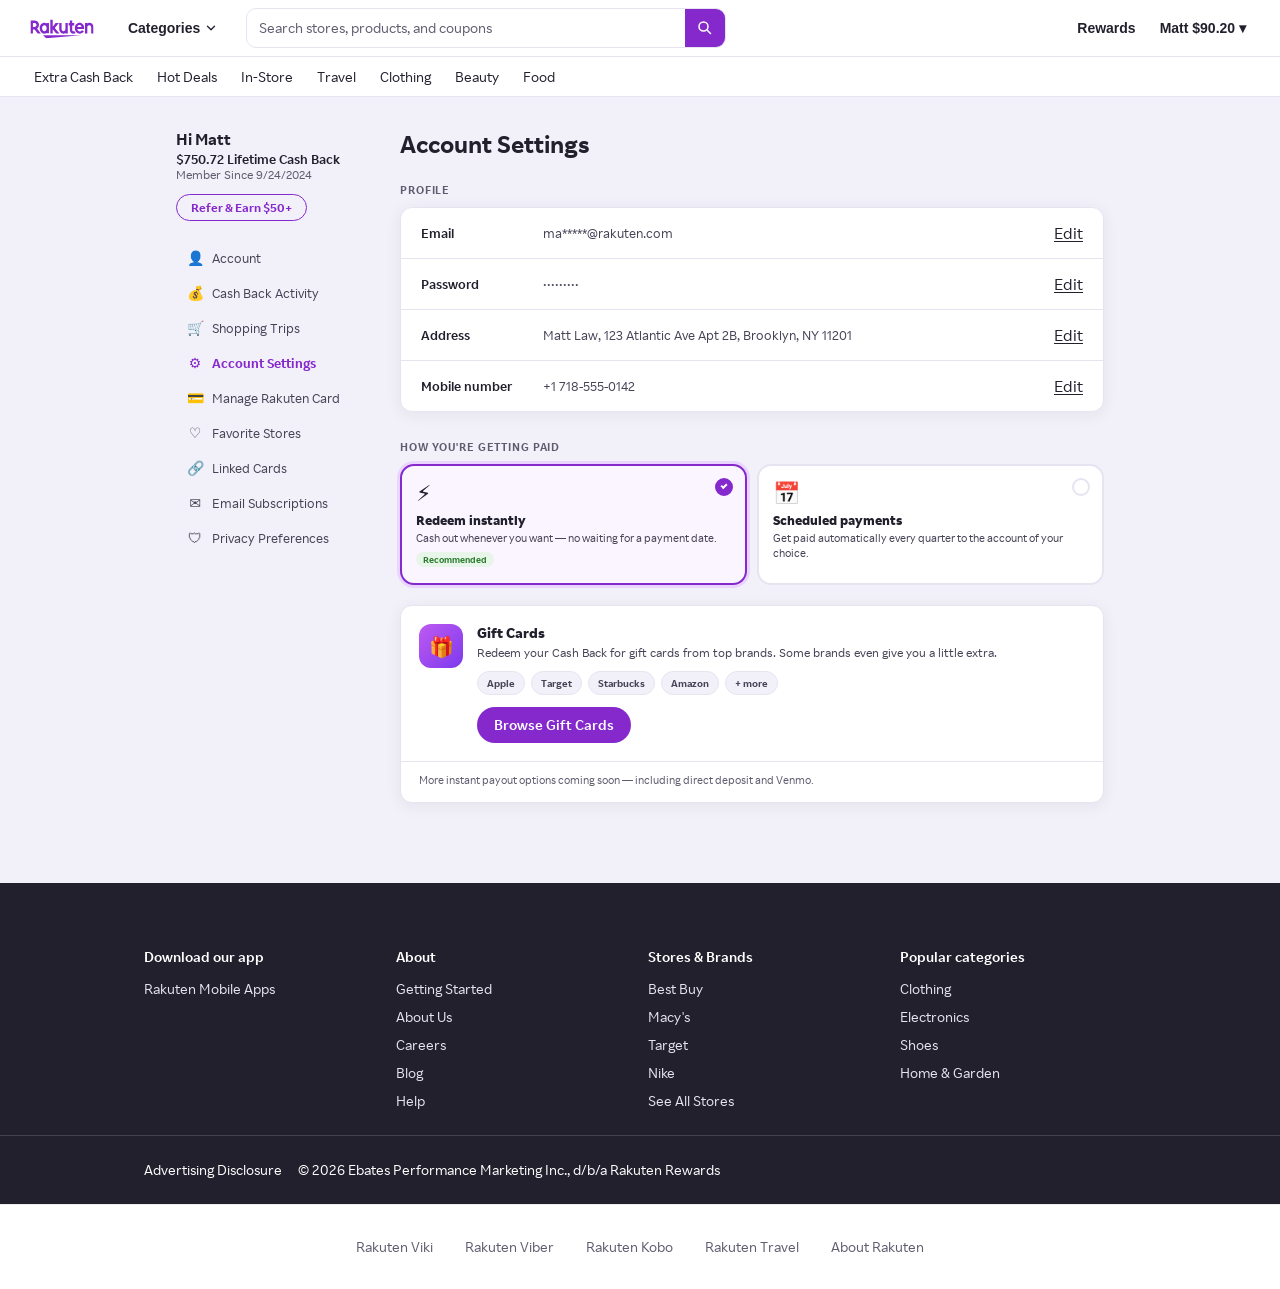
<file: payment-methods/index.html>
<!DOCTYPE html>
<html lang="en">
<head>
  <meta charset="UTF-8" />
  <meta name="viewport" content="width=device-width, initial-scale=1.0" />
  <title>Account Settings — Rakuten</title>
  <link rel="stylesheet" href="./radiant-foundations.css">
  <link rel="stylesheet" href="./radiant-components.css">
  <style>
    body {
      background: var(--fill-light);
      min-height: 100vh;
    }

    /* ── Page layout ── */
    .page-wrap {
      max-width: 960px;
      margin: 0 auto;
      padding: 32px 16px 80px;
      display: flex;
      gap: 32px;
      align-items: flex-start;
    }

    /* ── Sidebar ── */
    .sidebar {
      width: 192px;
      flex-shrink: 0;
    }
    .sidebar-greeting .sidebar-name {
      font-size: 16px;
      font-weight: 700;
      color: var(--text-primary);
      margin-bottom: 2px;
    }
    .sidebar-greeting .sidebar-cashback {
      font-size: 13px;
      font-weight: 600;
      color: var(--text-primary);
    }
    .sidebar-greeting .sidebar-since {
      font-size: 12px;
      color: var(--text-tertiary);
      margin-bottom: 12px;
    }
    .sidebar-refer {
      display: inline-block;
      border: 1.5px solid var(--fill-brand);
      color: var(--fill-brand);
      border-radius: 9999px;
      padding: 5px 14px;
      font-size: 12px;
      font-weight: 700;
      cursor: pointer;
      margin-bottom: 16px;
      font-family: inherit;
      background: transparent;
    }
    .sidebar-refer:hover { background: var(--fill-cta-secondary); }
    .sidebar-nav { display: flex; flex-direction: column; gap: 2px; margin-top: 4px; }
    .sidebar-nav-item {
      display: flex;
      align-items: center;
      gap: 8px;
      padding: 8px 10px;
      border-radius: 8px;
      font-size: 13px;
      color: var(--text-secondary);
      cursor: pointer;
      text-decoration: none;
    }
    .sidebar-nav-item:hover { background: var(--state-hover); color: var(--text-primary); }
    .sidebar-nav-item.active { color: var(--fill-brand); font-weight: 700; background: var(--fill-cta-secondary); }
    .sidebar-nav-icon { font-size: 14px; width: 18px; text-align: center; }

    /* ── Main ── */
    .main { flex: 1; min-width: 0; }
    .page-title {
      font-size: 24px;
      font-weight: 700;
      color: var(--text-primary);
      margin-bottom: 24px;
    }
    .section-eyebrow {
      font-size: 11px;
      font-weight: 700;
      letter-spacing: 0.08em;
      text-transform: uppercase;
      color: var(--text-tertiary);
      margin: 28px 0 10px;
    }
    .section-eyebrow:first-of-type { margin-top: 0; }

    /* ── Settings card ── */
    .settings-card {
      background: var(--fill-default);
      border: 1px solid var(--border-default);
      border-radius: 12px;
      overflow: hidden;
      box-shadow: var(--shadow-default);
    }
    .settings-row {
      display: flex;
      align-items: center;
      gap: 12px;
      padding: 15px 20px;
      border-bottom: 1px solid var(--border-default);
    }
    .settings-row:last-child { border-bottom: none; }
    .settings-row-label {
      font-size: 13px;
      font-weight: 600;
      color: var(--text-primary);
      width: 110px;
      flex-shrink: 0;
    }
    .settings-row-value {
      font-size: 13px;
      color: var(--text-secondary);
      flex: 1;
    }

    /* ── Mode selector ── */
    .mode-cards {
      display: grid;
      grid-template-columns: 1fr 1fr;
      gap: 10px;
      margin-bottom: 20px;
    }
    .mode-card {
      background: var(--fill-default);
      border: 2px solid var(--border-default);
      border-radius: 14px;
      padding: 16px 14px;
      cursor: pointer;
      transition: border-color 0.15s, background 0.15s, box-shadow 0.15s;
      position: relative;
      user-select: none;
    }
    .mode-card:hover { border-color: #d4a8f5; }
    .mode-card.active {
      border-color: var(--fill-brand);
      background: #faf5ff;
      box-shadow: 0 0 0 3px #e9d5ff;
    }
    .mode-card-check {
      position: absolute;
      top: 12px; right: 12px;
      width: 18px; height: 18px;
      border-radius: 50%;
      border: 2px solid var(--border-default);
      background: var(--fill-default);
      display: flex; align-items: center; justify-content: center;
      transition: all 0.15s;
    }
    .mode-card.active .mode-card-check {
      background: var(--fill-brand);
      border-color: var(--fill-brand);
    }
    .mode-card-check::after {
      content: '';
      width: 6px; height: 4px;
      border-left: 2px solid #fff;
      border-bottom: 2px solid #fff;
      transform: rotate(-45deg) translate(1px, -1px);
      display: none;
    }
    .mode-card.active .mode-card-check::after { display: block; }
    .mode-card-icon { font-size: 22px; margin-bottom: 8px; line-height: 1; }
    .mode-card-title {
      font-size: 13px;
      font-weight: 800;
      color: var(--text-primary);
      margin-bottom: 3px;
    }
    .mode-card-desc {
      font-size: 11px;
      color: var(--text-secondary);
      line-height: 15px;
    }
    .mode-card-badge {
      display: inline-flex;
      align-items: center;
      background: #e8f5e9;
      color: #2e7d32;
      font-size: 9px;
      font-weight: 700;
      padding: 2px 7px;
      border-radius: 9999px;
      margin-top: 6px;
    }

    /* ── Panels ── */
    .panel { display: none; }
    .panel.visible { display: block; }

    /* ── Gift card panel ── */
    .gc-panel {
      background: var(--fill-default);
      border: 1px solid var(--border-default);
      border-radius: 12px;
      overflow: hidden;
      box-shadow: var(--shadow-default);
    }
    .gc-panel-inner {
      display: flex;
      gap: 14px;
      align-items: flex-start;
      padding: 18px;
    }
    .gc-panel-icon {
      width: 44px; height: 44px;
      border-radius: 12px;
      background: linear-gradient(135deg, #bf5af2 0%, #7c3aed 100%);
      display: flex; align-items: center; justify-content: center;
      font-size: 20px;
      flex-shrink: 0;
    }
    .gc-panel-body { flex: 1; min-width: 0; }
    .gc-panel-title {
      font-size: 14px;
      font-weight: 800;
      color: var(--text-primary);
      margin-bottom: 3px;
    }
    .gc-panel-desc {
      font-size: 12px;
      color: var(--text-secondary);
      line-height: 17px;
      margin-bottom: 10px;
    }
    .gc-stores {
      display: flex;
      gap: 6px;
      margin-bottom: 12px;
      flex-wrap: wrap;
    }
    .gc-store-chip {
      height: 24px;
      padding: 0 9px;
      border-radius: 9999px;
      border: 1px solid var(--border-default);
      background: var(--fill-light);
      font-size: 10px;
      font-weight: 700;
      color: var(--text-secondary);
      display: flex; align-items: center;
    }
    .gc-coming-soon {
      font-size: 11px;
      color: var(--text-tertiary);
      padding: 10px 18px 14px;
      border-top: 1px solid var(--border-default);
      line-height: 16px;
    }

    /* ── Scheduled payment methods ── */
    .sched-header {
      background: var(--fill-default);
      border: 1px solid var(--border-default);
      border-radius: 12px 12px 0 0;
      border-bottom: none;
      padding: 16px 18px;
      display: flex;
      align-items: flex-start;
      gap: 10px;
    }
    .sched-header-icon { font-size: 20px; flex-shrink: 0; margin-top: 1px; }
    .sched-header-title { font-size: 13px; font-weight: 700; color: var(--text-primary); margin-bottom: 2px; }
    .sched-header-desc  { font-size: 12px; color: var(--text-secondary); line-height: 17px; }

    .methods-card {
      background: var(--fill-default);
      border: 1px solid var(--border-default);
      border-radius: 0 0 12px 12px;
      overflow: hidden;
      box-shadow: var(--shadow-default);
    }

    /* ── Payment option row ── */
    .popt {
      display: flex;
      align-items: flex-start;
      gap: 12px;
      padding: 14px 18px;
      cursor: pointer;
      border-bottom: 1px solid var(--border-default);
      transition: background 0.1s;
    }
    .popt:last-child { border-bottom: none; }
    .popt:hover { background: var(--state-hover); }
    .popt.selected { background: var(--fill-cta-secondary); }

    .popt-radio {
      width: 18px; height: 18px;
      border-radius: 50%;
      border: 2px solid var(--border-default);
      flex-shrink: 0;
      margin-top: 3px;
      display: flex; align-items: center; justify-content: center;
      transition: border-color 0.15s, background 0.15s;
    }
    .popt.selected .popt-radio { border-color: var(--fill-brand); background: var(--fill-brand); }
    .popt-radio::after {
      content: '';
      width: 6px; height: 6px;
      border-radius: 50%;
      background: #fff;
      display: none;
    }
    .popt.selected .popt-radio::after { display: block; }

    .popt-logo {
      width: 36px; height: 36px;
      border-radius: 9px;
      flex-shrink: 0;
      display: flex; align-items: center; justify-content: center;
      font-weight: 800; font-size: 13px; color: #fff;
    }
    .logo-check  { background: var(--fill-emphasis-med); color: var(--text-tertiary); font-size: 8px; text-align: center; line-height: 1.3; }
    .logo-paypal { background: #003087; }
    .logo-amex   { background: #016fd0; font-size: 8px; text-align: center; line-height: 1.3; }
    .logo-venmo  { background: #3396cd; }
    .logo-zelle  { background: #6d1ed4; }
    .logo-bilt   { background: #000; }

    .popt-body { flex: 1; min-width: 0; }
    .popt-name { font-size: 13px; font-weight: 700; color: var(--text-primary); margin-bottom: 1px; }
    .popt-desc { font-size: 11px; color: var(--text-secondary); line-height: 16px; }
    .popt-handle {
      display: none;
      align-items: center;
      gap: 6px;
      margin-top: 3px;
      font-size: 11px;
      color: var(--text-secondary);
    }
    .popt-handle.visible { display: flex; }
    .popt-handle-change { color: var(--fill-brand); font-weight: 600; cursor: pointer; }
    .popt-handle-change:hover { text-decoration: underline; }

    /* ── Modal extras ── */
    .modal-provider-header {
      display: flex; align-items: center; gap: 12px;
      padding: 20px 20px 0;
    }
    .modal-provider-logo {
      width: 44px; height: 44px; border-radius: 12px;
      display: flex; align-items: center; justify-content: center;
      font-weight: 800; font-size: 18px; color: #fff; flex-shrink: 0;
    }
    .modal-provider-logo.venmo { background: #3396cd; }
    .modal-provider-logo.zelle { background: #6d1ed4; }
    .modal-provider-title { font-size: 18px; font-weight: 700; color: var(--text-primary); }
    .modal-provider-sub   { font-size: 13px; color: var(--text-tertiary); margin-top: 2px; }

    .tab-row {
      display: flex;
      background: var(--fill-light);
      border-radius: 8px;
      padding: 3px;
      margin-bottom: 18px;
    }
    .tab-btn {
      flex: 1; padding: 7px;
      border: none; background: transparent; border-radius: 6px;
      font-size: 13px; font-weight: 600; color: var(--text-tertiary);
      cursor: pointer; font-family: inherit; transition: all 0.15s;
    }
    .tab-btn.active {
      background: var(--fill-default);
      color: var(--text-primary);
      box-shadow: var(--shadow-default);
    }

    .known-email-banner {
      background: #f0f7ff; border: 1px solid #b3d4f5;
      border-radius: 8px; padding: 12px 14px; margin-bottom: 16px;
      display: flex; align-items: center; justify-content: space-between; gap: 8px;
    }
    .known-email-label { font-size: 12px; color: #1a5fa8; margin-bottom: 2px; }
    .known-email-value { font-size: 14px; font-weight: 700; color: #1a5fa8; }
    .known-email-change { font-size: 12px; font-weight: 700; color: var(--fill-brand); cursor: pointer; white-space: nowrap; flex-shrink: 0; }
    .known-email-change:hover { text-decoration: underline; }

    .modal-success { display: none; text-align: center; padding: 16px 0 8px; }
    .modal-success .success-icon { font-size: 44px; margin-bottom: 10px; }
    .modal-success h3 { font-size: 17px; font-weight: 700; color: var(--text-primary); margin-bottom: 6px; }
    .modal-success p  { font-size: 13px; color: var(--text-tertiary); }

    /* ── Address modal ── */
    .addr-modal-icon {
      width: 48px; height: 48px;
      background: var(--fill-cta-secondary);
      border-radius: 12px;
      display: flex; align-items: center; justify-content: center;
      margin-bottom: 14px;
    }
    .addr-modal-title { font-size: 20px; font-weight: 700; color: var(--text-primary); margin-bottom: 6px; }
    .addr-modal-sub   { font-size: 13px; color: var(--text-secondary); line-height: 19px; margin-bottom: 18px; }
    .why-box {
      background: var(--fill-cta-secondary);
      border-radius: 10px;
      padding: 12px 14px;
      margin-bottom: 18px;
      display: flex;
      gap: 10px;
      align-items: flex-start;
    }
    .why-box-text { font-size: 12px; color: var(--text-brand); line-height: 17px; }
    .why-box-text strong { font-weight: 700; display: block; margin-bottom: 2px; }
    .form-row { display: grid; grid-template-columns: 1fr 1fr; gap: 10px; margin-bottom: 10px; }
    .form-row.single { grid-template-columns: 1fr; }
    .form-group { display: flex; flex-direction: column; gap: 4px; }
    .form-label { font-size: 11px; font-weight: 700; color: var(--text-secondary); letter-spacing: 0.04em; }
    .form-input {
      height: 40px;
      border: 1.5px solid var(--border-default);
      border-radius: 8px;
      padding: 0 12px;
      font-size: 14px;
      color: var(--text-primary);
      font-family: inherit;
      background: var(--fill-default);
      outline: none;
      transition: border-color 0.15s;
    }
    .form-input:focus { border-color: var(--fill-brand); box-shadow: 0 0 0 3px var(--fill-cta-secondary); }
    .form-select {
      height: 40px;
      border: 1.5px solid var(--border-default);
      border-radius: 8px;
      padding: 0 32px 0 12px;
      font-size: 14px;
      color: var(--text-primary);
      font-family: inherit;
      background: var(--fill-default);
      outline: none;
      appearance: none;
      background-image: url("data:image/svg+xml,%3Csvg viewBox='0 0 16 16' fill='none' xmlns='http://www.w3.org/2000/svg'%3E%3Cpath d='M4 6l4 4 4-4' stroke='%23999' stroke-width='1.5' stroke-linecap='round' stroke-linejoin='round'/%3E%3C/svg%3E");
      background-repeat: no-repeat;
      background-position: right 10px center;
      background-size: 16px;
    }
    .addr-divider { height: 1px; background: var(--border-default); margin: 14px 0 10px; }
    .addr-section-label {
      font-size: 11px; font-weight: 700;
      letter-spacing: 0.06em; text-transform: uppercase;
      color: var(--text-tertiary);
      margin-bottom: 10px;
    }
    .addr-legal {
      font-size: 11px; color: var(--text-tertiary);
      text-align: center; line-height: 16px; margin-top: 8px;
    }
    .addr-legal a { color: var(--fill-brand); }

    @media (max-width: 680px) {
      .page-wrap { flex-direction: column; }
      .sidebar { width: 100%; }
      .mode-cards { grid-template-columns: 1fr; }
    }
  </style>
</head>
<body>

<header class="site-header" id="site-header">
  <div class="header-primary">
    <button class="header-hamburger-btn" aria-label="Open menu" onclick="openMobileMenu()">
      <svg viewBox="0 0 20 20" fill="none" width="22" height="22"><rect x="2" y="4.5" width="16" height="2" rx="1" fill="currentColor"/><rect x="2" y="9" width="16" height="2" rx="1" fill="currentColor"/><rect x="2" y="13.5" width="16" height="2" rx="1" fill="currentColor"/></svg>
    </button>
    <a class="header-logo" href="#"><img src="./logos/logotype/Purple-On-White.svg" alt="Rakuten"></a>
    <button class="header-nav-btn">Categories <svg viewBox="0 0 16 16" fill="none" width="14" height="14"><path d="M4 6l4 4 4-4" stroke="currentColor" stroke-width="1.5" stroke-linecap="round" stroke-linejoin="round"/></svg></button>
    <div class="header-search">
      <input class="header-search-input" type="text" placeholder="Search stores, products, and coupons">
      <button class="header-search-btn"><svg viewBox="0 0 16 16" fill="none"><circle cx="6.5" cy="6.5" r="4.5" stroke="white" stroke-width="1.5"/><path d="M10.5 10.5l3 3" stroke="white" stroke-width="1.5" stroke-linecap="round"/></svg></button>
    </div>
    <div class="header-actions">
      <button class="header-search-icon-btn" aria-label="Search">
        <svg viewBox="0 0 16 16" fill="none" width="18" height="18"><circle cx="6.5" cy="6.5" r="4.5" stroke="currentColor" stroke-width="1.5"/><path d="M10.5 10.5l3 3" stroke="currentColor" stroke-width="1.5" stroke-linecap="round"/></svg>
      </button>
      <button class="header-action-btn">Rewards</button>
      <button class="header-action-btn">Matt $90.20 ▾</button>
    </div>
  </div>
  <nav class="header-subnav">
    <a class="header-subnav-item" href="#">Extra Cash Back</a>
    <a class="header-subnav-item" href="#">Hot Deals</a>
    <a class="header-subnav-item" href="#">In-Store</a>
    <a class="header-subnav-item" href="#">Travel</a>
    <a class="header-subnav-item" href="#">Clothing</a>
    <a class="header-subnav-item" href="#">Beauty</a>
    <a class="header-subnav-item" href="#">Food</a>
  </nav>
</header>

<div class="header-mobile-drawer" id="mobile-drawer" role="dialog" aria-modal="true" aria-label="Navigation menu">
  <div class="header-mobile-overlay" onclick="closeMobileMenu()"></div>
  <div class="header-mobile-panel">
    <div class="header-mobile-panel-top">
      <div class="header-mobile-panel-logo"><img src="./logos/logotype/Purple-On-White.svg" alt="Rakuten"></div>
      <button class="header-mobile-close" onclick="closeMobileMenu()" aria-label="Close menu">
        <svg viewBox="0 0 16 16" fill="none" width="16" height="16"><path d="M4 4l8 8M12 4l-8 8" stroke="currentColor" stroke-width="1.5" stroke-linecap="round"/></svg>
      </button>
    </div>
    <nav class="header-mobile-nav">
      <a class="header-mobile-nav-item" href="#" onclick="closeMobileMenu()">Extra Cash Back</a>
      <a class="header-mobile-nav-item" href="#" onclick="closeMobileMenu()">Hot Deals</a>
      <div class="header-mobile-nav-divider"></div>
      <a class="header-mobile-nav-item" href="#" onclick="closeMobileMenu()">Account Settings</a>
    </nav>
    <div class="header-mobile-panel-actions">
      <button class="btn btn-primary btn-md" style="width:100%;">Sign Out</button>
    </div>
  </div>
</div>

<div class="page-wrap">

  <!-- Sidebar -->
  <aside class="sidebar">
    <div class="sidebar-greeting">
      <div class="sidebar-name">Hi Matt</div>
      <div class="sidebar-cashback">$750.72 Lifetime Cash Back</div>
      <div class="sidebar-since">Member Since 9/24/2024</div>
    </div>
    <button class="sidebar-refer">Refer &amp; Earn $50+</button>
    <nav class="sidebar-nav">
      <a class="sidebar-nav-item" href="#"><span class="sidebar-nav-icon">👤</span> Account</a>
      <a class="sidebar-nav-item" href="#"><span class="sidebar-nav-icon">💰</span> Cash Back Activity</a>
      <a class="sidebar-nav-item" href="#"><span class="sidebar-nav-icon">🛒</span> Shopping Trips</a>
      <a class="sidebar-nav-item active" href="#"><span class="sidebar-nav-icon">⚙️</span> Account Settings</a>
      <a class="sidebar-nav-item" href="#"><span class="sidebar-nav-icon">💳</span> Manage Rakuten Card</a>
      <a class="sidebar-nav-item" href="#"><span class="sidebar-nav-icon">♡</span> Favorite Stores</a>
      <a class="sidebar-nav-item" href="#"><span class="sidebar-nav-icon">🔗</span> Linked Cards</a>
      <a class="sidebar-nav-item" href="#"><span class="sidebar-nav-icon">✉️</span> Email Subscriptions</a>
      <a class="sidebar-nav-item" href="#"><span class="sidebar-nav-icon">🛡</span> Privacy Preferences</a>
    </nav>
  </aside>

  <!-- Main content -->
  <main class="main">
    <h1 class="page-title">Account Settings</h1>

    <!-- Profile -->
    <div class="section-eyebrow">Profile</div>
    <div class="settings-card">
      <div class="settings-row">
        <div class="settings-row-label">Email</div>
        <div class="settings-row-value">ma*****@rakuten.com</div>
        <a class="btn-link" href="#">Edit</a>
      </div>
      <div class="settings-row">
        <div class="settings-row-label">Password</div>
        <div class="settings-row-value">•••••••••</div>
        <a class="btn-link" href="#">Edit</a>
      </div>
      <div class="settings-row">
        <div class="settings-row-label">Address</div>
        <div class="settings-row-value">Matt Law, 123 Atlantic Ave Apt 2B, Brooklyn, NY 11201</div>
        <a class="btn-link" href="#">Edit</a>
      </div>
      <div class="settings-row">
        <div class="settings-row-label">Mobile number</div>
        <div class="settings-row-value">+1 718-555-0142</div>
        <a class="btn-link" href="#">Edit</a>
      </div>
    </div>

    <!-- How You're Getting Paid -->
    <div class="section-eyebrow">How You're Getting Paid</div>

    <!-- Mode selector -->
    <div class="mode-cards">
      <div class="mode-card active" id="mode-instant" onclick="setMode('instant')">
        <div class="mode-card-check"></div>
        <div class="mode-card-icon">⚡</div>
        <div class="mode-card-title">Redeem instantly</div>
        <div class="mode-card-desc">Cash out whenever you want — no waiting for a payment date.</div>
        <div class="mode-card-badge">Recommended</div>
      </div>
      <div class="mode-card" id="mode-scheduled" onclick="setMode('scheduled')">
        <div class="mode-card-check"></div>
        <div class="mode-card-icon">📅</div>
        <div class="mode-card-title">Scheduled payments</div>
        <div class="mode-card-desc">Get paid automatically every quarter to the account of your choice.</div>
      </div>
    </div>

    <!-- Instant panel -->
    <div class="panel visible" id="panel-instant">
      <div class="gc-panel">
        <div class="gc-panel-inner">
          <div class="gc-panel-icon">🎁</div>
          <div class="gc-panel-body">
            <div class="gc-panel-title">Gift Cards</div>
            <div class="gc-panel-desc">Redeem your Cash Back for gift cards from top brands. Some brands even give you a little extra.</div>
            <div class="gc-stores">
              <span class="gc-store-chip">Apple</span>
              <span class="gc-store-chip">Target</span>
              <span class="gc-store-chip">Starbucks</span>
              <span class="gc-store-chip">Amazon</span>
              <span class="gc-store-chip">+ more</span>
            </div>
            <button class="btn btn-primary btn-sm" onclick="openModal('modal-address')">Browse Gift Cards</button>
          </div>
        </div>
        <div class="gc-coming-soon">More instant payout options coming soon — including direct deposit and Venmo.</div>
      </div>
    </div>

    <!-- Scheduled panel -->
    <div class="panel" id="panel-scheduled">
      <div class="sched-header">
        <div class="sched-header-icon">📅</div>
        <div>
          <div class="sched-header-title">Quarterly payments</div>
          <div class="sched-header-desc">Your confirmed Cash Back is paid automatically every quarter. Next payment: <strong>September 15, 2026.</strong></div>
        </div>
      </div>
      <div class="methods-card">

        <div class="popt selected" id="opt-paypal" onclick="selectMethod('paypal')">
          <div class="popt-radio"></div>
          <div class="popt-logo logo-paypal">P</div>
          <div class="popt-body">
            <div class="popt-name">PayPal</div>
            <div class="popt-desc">Transfer directly to your PayPal balance.</div>
          </div>
        </div>

        <div class="popt" id="opt-venmo" onclick="openProviderModal('venmo')">
          <div class="popt-radio"></div>
          <div class="popt-logo logo-venmo">V</div>
          <div class="popt-body">
            <div class="popt-name">Venmo</div>
            <div class="popt-desc">Transfer to your Venmo account.</div>
            <div class="popt-handle" id="venmo-handle-row">
              <span id="venmo-handle-text"></span>
              <span class="popt-handle-change" onclick="event.stopPropagation(); openProviderModal('venmo', true)">Change</span>
            </div>
          </div>
        </div>

        <div class="popt" id="opt-zelle" onclick="openProviderModal('zelle')">
          <div class="popt-radio"></div>
          <div class="popt-logo logo-zelle">Z</div>
          <div class="popt-body">
            <div class="popt-name">Zelle</div>
            <div class="popt-desc">Send directly to your bank via Zelle.</div>
            <div class="popt-handle" id="zelle-handle-row">
              <span id="zelle-handle-text"></span>
              <span class="popt-handle-change" onclick="event.stopPropagation(); openProviderModal('zelle', true)">Change</span>
            </div>
          </div>
        </div>

        <div class="popt" id="opt-check" onclick="selectMethod('check')">
          <div class="popt-radio"></div>
          <div class="popt-logo logo-check">BIG<br>CHECK</div>
          <div class="popt-body">
            <div class="popt-name">Big Fat Check</div>
            <div class="popt-desc">A physical check mailed to your address on file.</div>
          </div>
        </div>

        <div class="popt" id="opt-amex" onclick="selectMethod('amex')">
          <div class="popt-radio"></div>
          <div class="popt-logo logo-amex">MR<br>PTS</div>
          <div class="popt-body">
            <div class="popt-name">Membership Rewards® points</div>
            <div class="popt-desc">Earn Amex points instead of Cash Back.</div>
          </div>
        </div>

        <div class="popt" id="opt-bilt" onclick="selectMethod('bilt')">
          <div class="popt-radio"></div>
          <div class="popt-logo logo-bilt">B</div>
          <div class="popt-body">
            <div class="popt-name">Bilt</div>
            <div class="popt-desc">Convert your Cash Back to Bilt Points.</div>
          </div>
        </div>

      </div>
    </div>

  </main>
</div>

<!-- ── Address Modal ── -->
<div class="modal-overlay" id="modal-address" onclick="closeOnOverlay(event,'modal-address')">
  <div class="modal-card modal-narrow" style="max-height:90vh;overflow-y:auto;">
    <button class="modal-close" onclick="closeModal('modal-address')">
      <svg viewBox="0 0 14 14" fill="none" width="12" height="12"><path d="M2 2l10 10M12 2L2 12" stroke="currentColor" stroke-width="1.5" stroke-linecap="round"/></svg>
    </button>
    <div class="modal-body">
      <div class="addr-modal-icon">
        <svg viewBox="0 0 24 24" fill="none" width="22" height="22"><path d="M12 2C8.13 2 5 5.13 5 9c0 5.25 7 13 7 13s7-7.75 7-13c0-3.87-3.13-7-7-7zm0 9.5c-1.38 0-2.5-1.12-2.5-2.5s1.12-2.5 2.5-2.5 2.5 1.12 2.5 2.5-1.12 2.5-2.5 2.5z" fill="var(--fill-brand)"/></svg>
      </div>
      <div class="addr-modal-title">One quick step before you shop</div>
      <div class="addr-modal-sub">We need a mailing address on file to send your gift card. We'll send a verification email to <strong>ma*****@rakuten.com</strong>.</div>
      <div class="why-box">
        <svg viewBox="0 0 20 20" fill="none" width="16" height="16" style="flex-shrink:0;margin-top:1px"><circle cx="10" cy="10" r="8" stroke="var(--fill-brand)" stroke-width="1.5"/><path d="M10 9v5M10 7v.5" stroke="var(--fill-brand)" stroke-width="1.5" stroke-linecap="round"/></svg>
        <div class="why-box-text">
          <strong>Required to redeem gift cards</strong>
          Add it once and you're set for every redemption going forward.
        </div>
      </div>
      <div class="form-row">
        <div class="form-group">
          <label class="form-label">First Name</label>
          <input class="form-input" type="text" value="Matt">
        </div>
        <div class="form-group">
          <label class="form-label">Last Name</label>
          <input class="form-input" type="text" value="Law">
        </div>
      </div>
      <div class="addr-divider"></div>
      <div class="addr-section-label">Mailing Address</div>
      <div class="form-row single">
        <div class="form-group">
          <label class="form-label">Street Address</label>
          <input class="form-input" type="text" placeholder="Street address">
        </div>
      </div>
      <div class="form-row single">
        <div class="form-group">
          <label class="form-label">Address 2 <span style="font-weight:400;color:var(--text-tertiary)">(optional)</span></label>
          <input class="form-input" type="text" placeholder="Apt, suite, unit, etc.">
        </div>
      </div>
      <div class="form-row">
        <div class="form-group">
          <label class="form-label">City</label>
          <input class="form-input" type="text" value="">
        </div>
        <div class="form-group">
          <label class="form-label">State</label>
          <select class="form-select"><option>New York</option><option>California</option><option>Texas</option></select>
        </div>
      </div>
      <div class="form-row">
        <div class="form-group">
          <label class="form-label">ZIP Code</label>
          <input class="form-input" type="text" placeholder="ZIP code">
        </div>
        <div class="form-group">
          <label class="form-label">Country</label>
          <select class="form-select"><option>United States</option><option>Canada</option></select>
        </div>
      </div>
    </div>
    <div class="modal-footer">
      <button class="btn btn-primary btn-lg" style="width:100%;" onclick="window.location='../gift-card-address/index.html'">Save &amp; Browse Gift Cards</button>
      <div class="addr-legal"><a href="#">APO or FPO information</a> &nbsp;·&nbsp; <a href="#">Privacy Policy</a></div>
    </div>
  </div>
</div>

<!-- ── Venmo Modal ── -->
<div class="modal-overlay" id="modal-venmo" onclick="closeOnOverlay(event,'modal-venmo')">
  <div class="modal-card modal-narrow">
    <div class="modal-provider-header">
      <div class="modal-provider-logo venmo">V</div>
      <div>
        <div class="modal-provider-title">Connect Venmo</div>
        <div class="modal-provider-sub">Choose how we'll find your account</div>
      </div>
      <button class="modal-close" style="margin-left:auto" onclick="closeModal('modal-venmo')">
        <svg viewBox="0 0 14 14" fill="none" width="14" height="14"><path d="M2 2l10 10M12 2L2 12" stroke="currentColor" stroke-width="1.5" stroke-linecap="round"/></svg>
      </button>
    </div>
    <div class="modal-body">
      <div class="tab-row">
        <button class="tab-btn active" id="venmo-tab-email" onclick="switchTab('venmo','email')">Email</button>
        <button class="tab-btn" id="venmo-tab-phone" onclick="switchTab('venmo','phone')">Phone</button>
      </div>
      <div id="venmo-panel-email">
        <div class="known-email-banner" id="venmo-known-banner">
          <div>
            <div class="known-email-label">We have your email on file</div>
            <div class="known-email-value">ma*****@rakuten.com</div>
          </div>
          <span class="known-email-change" onclick="showEdit('venmo')">Use different email</span>
        </div>
        <div id="venmo-email-edit" style="display:none">
          <div class="field-wrap" style="margin-bottom:0">
            <input class="field" id="venmo-email-input" type="email" placeholder="your@email.com" />
          </div>
        </div>
      </div>
      <div id="venmo-panel-phone" style="display:none">
        <div class="field-wrap" style="margin-bottom:0">
          <input class="field" id="venmo-phone-input" type="tel" placeholder="+1 (555) 000-0000" />
        </div>
      </div>
      <div class="modal-success" id="venmo-success">
        <div class="success-icon">✅</div>
        <h3>Venmo Connected!</h3>
        <p>Your Cash Back will be transferred to your Venmo account.</p>
      </div>
    </div>
    <div class="modal-footer" id="venmo-footer">
      <button class="btn btn-primary btn-lg" style="width:100%;" onclick="saveHandle('venmo')">Confirm &amp; Select</button>
      <button class="btn btn-tertiary btn-md" onclick="closeModal('modal-venmo')">Cancel</button>
    </div>
  </div>
</div>

<!-- ── Zelle Modal ── -->
<div class="modal-overlay" id="modal-zelle" onclick="closeOnOverlay(event,'modal-zelle')">
  <div class="modal-card modal-narrow">
    <div class="modal-provider-header">
      <div class="modal-provider-logo zelle">Z</div>
      <div>
        <div class="modal-provider-title">Connect Zelle</div>
        <div class="modal-provider-sub">Choose how we'll find your account</div>
      </div>
      <button class="modal-close" style="margin-left:auto" onclick="closeModal('modal-zelle')">
        <svg viewBox="0 0 14 14" fill="none" width="14" height="14"><path d="M2 2l10 10M12 2L2 12" stroke="currentColor" stroke-width="1.5" stroke-linecap="round"/></svg>
      </button>
    </div>
    <div class="modal-body">
      <div class="tab-row">
        <button class="tab-btn active" id="zelle-tab-email" onclick="switchTab('zelle','email')">Email</button>
        <button class="tab-btn" id="zelle-tab-phone" onclick="switchTab('zelle','phone')">Phone</button>
      </div>
      <div id="zelle-panel-email">
        <div class="known-email-banner" id="zelle-known-banner">
          <div>
            <div class="known-email-label">We have your email on file</div>
            <div class="known-email-value">ma*****@rakuten.com</div>
          </div>
          <span class="known-email-change" onclick="showEdit('zelle')">Use different email</span>
        </div>
        <div id="zelle-email-edit" style="display:none">
          <div class="field-wrap" style="margin-bottom:0">
            <input class="field" id="zelle-email-input" type="email" placeholder="your@email.com" />
          </div>
        </div>
      </div>
      <div id="zelle-panel-phone" style="display:none">
        <div class="field-wrap" style="margin-bottom:0">
          <input class="field" id="zelle-phone-input" type="tel" placeholder="+1 (555) 000-0000" />
        </div>
      </div>
      <div class="modal-success" id="zelle-success">
        <div class="success-icon">✅</div>
        <h3>Zelle Connected!</h3>
        <p>Your Cash Back will be sent directly to your bank via Zelle.</p>
      </div>
    </div>
    <div class="modal-footer" id="zelle-footer">
      <button class="btn btn-primary btn-lg" style="width:100%;" onclick="saveHandle('zelle')">Confirm &amp; Select</button>
      <button class="btn btn-tertiary btn-md" onclick="closeModal('modal-zelle')">Cancel</button>
    </div>
  </div>
</div>

<footer class="site-footer">
  <div class="footer-main">
    <div>
      <p class="footer-col-heading">Download our app</p>
      <ul class="footer-links"><li><a href="#">Rakuten Mobile Apps</a></li></ul>
    </div>
    <div>
      <p class="footer-col-heading">About</p>
      <ul class="footer-links">
        <li><a href="#">Getting Started</a></li>
        <li><a href="#">About Us</a></li>
        <li><a href="#">Careers</a></li>
        <li><a href="#">Blog</a></li>
        <li><a href="#">Help</a></li>
      </ul>
    </div>
    <div>
      <p class="footer-col-heading">Stores &amp; Brands</p>
      <ul class="footer-links">
        <li><a href="#">Best Buy</a></li>
        <li><a href="#">Macy's</a></li>
        <li><a href="#">Target</a></li>
        <li><a href="#">Nike</a></li>
        <li><a href="#">See All Stores</a></li>
      </ul>
    </div>
    <div>
      <p class="footer-col-heading">Popular categories</p>
      <ul class="footer-links">
        <li><a href="#">Clothing</a></li>
        <li><a href="#">Electronics</a></li>
        <li><a href="#">Shoes</a></li>
        <li><a href="#">Home &amp; Garden</a></li>
      </ul>
    </div>
  </div>
  <hr class="footer-divider">
  <div class="footer-bottom">
    <div class="footer-legal">
      <a href="#">Advertising Disclosure</a>
      <span>© 2026 Ebates Performance Marketing Inc., d/b/a Rakuten Rewards</span>
    </div>
  </div>
  <div class="footer-family">
    <a href="#">Rakuten Viki</a>
    <a href="#">Rakuten Viber</a>
    <a href="#">Rakuten Kobo</a>
    <a href="#">Rakuten Travel</a>
    <a href="#">About Rakuten</a>
  </div>
</footer>

<script>
  const KNOWN_EMAIL = 'ma*****@rakuten.com';
  let activeMode = 'instant';
  let selectedMethod = 'paypal';
  const state = {
    venmo: { handle: null, activeTab: 'email', editingEmail: false },
    zelle: { handle: null, activeTab: 'email', editingEmail: false },
  };

  function setMode(mode) {
    activeMode = mode;
    document.getElementById('mode-instant').classList.toggle('active', mode === 'instant');
    document.getElementById('mode-scheduled').classList.toggle('active', mode === 'scheduled');
    document.getElementById('panel-instant').classList.toggle('visible', mode === 'instant');
    document.getElementById('panel-scheduled').classList.toggle('visible', mode === 'scheduled');
  }

  function selectMethod(id) {
    document.getElementById('opt-' + selectedMethod)?.classList.remove('selected');
    selectedMethod = id;
    document.getElementById('opt-' + id).classList.add('selected');
  }

  function openModal(id) {
    document.getElementById(id).classList.add('open');
    document.body.style.overflow = 'hidden';
  }
  function closeModal(id) {
    document.getElementById(id).classList.remove('open');
    document.body.style.overflow = '';
  }
  function closeOnOverlay(e, id) { if (e.target === e.currentTarget) closeModal(id); }
  document.addEventListener('keydown', e => {
    if (e.key === 'Escape')
      document.querySelectorAll('.modal-overlay.open').forEach(el => { el.classList.remove('open'); document.body.style.overflow = ''; });
  });

  function openProviderModal(provider, forceEdit) {
    const s = state[provider];
    s.editingEmail = !!forceEdit;
    document.getElementById(provider + '-success').style.display = 'none';
    document.getElementById(provider + '-footer').style.display = 'flex';
    switchTab(provider, s.activeTab || 'email');
    updateEmailPanel(provider);
    openModal('modal-' + provider);
  }

  function switchTab(provider, tab) {
    state[provider].activeTab = tab;
    ['email','phone'].forEach(t => {
      document.getElementById(provider + '-tab-' + t).classList.toggle('active', t === tab);
      document.getElementById(provider + '-panel-' + t).style.display = t === tab ? 'block' : 'none';
    });
  }

  function updateEmailPanel(provider) {
    const s = state[provider];
    const banner = document.getElementById(provider + '-known-banner');
    const edit   = document.getElementById(provider + '-email-edit');
    const inp    = document.getElementById(provider + '-email-input');
    if (s.editingEmail || (s.handle && s.handle.includes('@'))) {
      banner.style.display = 'none'; edit.style.display = 'block';
      inp.value = (s.handle && s.handle.includes('@')) ? s.handle : '';
    } else {
      banner.style.display = 'flex'; edit.style.display = 'none';
    }
  }

  function showEdit(provider) { state[provider].editingEmail = true; updateEmailPanel(provider); }

  function saveHandle(provider) {
    const s = state[provider];
    let handle = '';
    if (s.activeTab === 'email') {
      if (!s.editingEmail) {
        handle = KNOWN_EMAIL;
      } else {
        const inp = document.getElementById(provider + '-email-input');
        const val = inp.value.trim();
        if (!val || !val.includes('@')) { inp.classList.add('field-error'); inp.focus(); return; }
        inp.classList.remove('field-error'); handle = val;
      }
    } else {
      const inp = document.getElementById(provider + '-phone-input');
      const val = inp.value.trim();
      if (!val || val.replace(/\D/g,'').length < 7) { inp.classList.add('field-error'); inp.focus(); return; }
      inp.classList.remove('field-error'); handle = val;
    }
    s.handle = handle;
    document.getElementById(provider + '-handle-text').textContent = handle;
    document.getElementById(provider + '-handle-row').classList.add('visible');
    document.getElementById(provider + '-footer').style.display = 'none';
    document.getElementById(provider + '-success').style.display = 'block';
    setTimeout(() => { selectMethod(provider); closeModal('modal-' + provider); }, 1400);
  }

  window.addEventListener('scroll', () => {
    document.getElementById('site-header').classList.toggle('scrolled', window.scrollY > 0);
  });

  function openMobileMenu() {
    document.getElementById('mobile-drawer').classList.add('open');
    document.body.style.overflow = 'hidden';
  }
  function closeMobileMenu() {
    document.getElementById('mobile-drawer').classList.remove('open');
    document.body.style.overflow = '';
  }
</script>

</body>
</html>
</file>
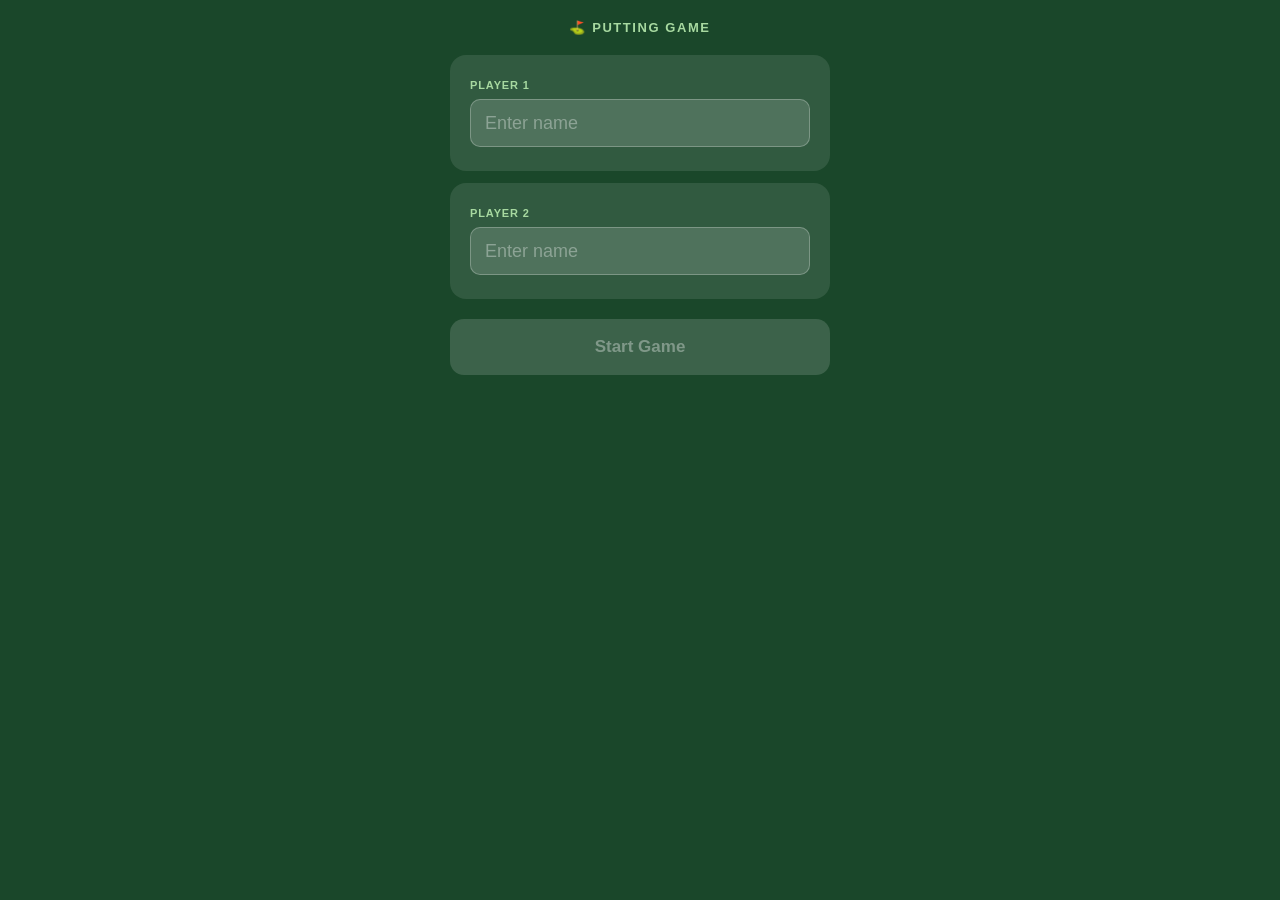
<file: putting-game/index.html>
<!DOCTYPE html>
<html lang="en">
<head>
  <meta charset="UTF-8"/>
  <meta name="viewport" content="width=device-width, initial-scale=1.0, user-scalable=no"/>
  <title>Putting Game</title>
  <style>
    * { box-sizing: border-box; margin: 0; padding: 0; }

    body {
      background: #1a472a;
      min-height: 100dvh;
      font-family: -apple-system, BlinkMacSystemFont, 'Segoe UI', sans-serif;
      display: flex;
      flex-direction: column;
      align-items: center;
      padding: 20px 16px 32px;
      color: #fff;
    }

    /* ── Header ── */
    h1 {
      font-size: 13px;
      font-weight: 700;
      letter-spacing: 0.12em;
      text-transform: uppercase;
      color: #a7d9a0;
      margin-bottom: 20px;
    }

    /* ── Setup screen ── */
    #setup {
      width: 100%;
      max-width: 380px;
    }
    .setup-card {
      background: rgba(255,255,255,0.1);
      border-radius: 16px;
      padding: 24px 20px;
      margin-bottom: 12px;
    }
    .setup-label {
      font-size: 11px;
      font-weight: 700;
      letter-spacing: 0.08em;
      text-transform: uppercase;
      color: #a7d9a0;
      margin-bottom: 8px;
    }
    .setup-input {
      width: 100%;
      height: 48px;
      background: rgba(255,255,255,0.15);
      border: 1.5px solid rgba(255,255,255,0.25);
      border-radius: 10px;
      padding: 0 14px;
      font-size: 18px;
      font-weight: 700;
      color: #fff;
      font-family: inherit;
      outline: none;
    }
    .setup-input::placeholder { color: rgba(255,255,255,0.35); font-weight: 400; }
    .setup-input:focus { border-color: #a7d9a0; }
    .start-btn {
      width: 100%;
      height: 56px;
      background: #2d8a4e;
      border: none;
      border-radius: 14px;
      color: #fff;
      font-size: 17px;
      font-weight: 800;
      cursor: pointer;
      font-family: inherit;
      margin-top: 8px;
      transition: background 0.15s;
    }
    .start-btn:hover { background: #34a05b; }
    .start-btn:disabled { background: rgba(255,255,255,0.15); color: rgba(255,255,255,0.35); cursor: default; }

    /* ── Game screen ── */
    #game { display: none; width: 100%; max-width: 420px; }

    /* Scoreboard */
    .scoreboard {
      display: grid;
      grid-template-columns: 1fr 1fr;
      gap: 10px;
      margin-bottom: 20px;
    }
    .player-card {
      background: rgba(255,255,255,0.08);
      border: 2px solid transparent;
      border-radius: 16px;
      padding: 16px 14px;
      transition: all 0.2s;
      position: relative;
    }
    .player-card.active {
      background: rgba(255,255,255,0.16);
      border-color: #a7d9a0;
    }
    .player-name {
      font-size: 13px;
      font-weight: 700;
      color: rgba(255,255,255,0.6);
      margin-bottom: 4px;
      white-space: nowrap;
      overflow: hidden;
      text-overflow: ellipsis;
    }
    .player-card.active .player-name { color: #a7d9a0; }
    .player-score {
      font-size: 52px;
      font-weight: 900;
      line-height: 1;
      color: #fff;
      letter-spacing: -2px;
    }
    .player-needed {
      font-size: 11px;
      color: rgba(255,255,255,0.45);
      margin-top: 4px;
    }
    .player-card.active .player-needed { color: rgba(255,255,255,0.65); }

    /* Turn indicator */
    .turn-label {
      text-align: center;
      font-size: 13px;
      font-weight: 700;
      color: #a7d9a0;
      letter-spacing: 0.06em;
      text-transform: uppercase;
      margin-bottom: 16px;
    }
    .turn-name {
      color: #fff;
      font-size: 20px;
      font-weight: 900;
      text-transform: none;
      letter-spacing: 0;
      display: block;
      margin-top: 2px;
    }

    /* Progress bars */
    .progress-wrap {
      margin-bottom: 24px;
      display: flex;
      flex-direction: column;
      gap: 8px;
    }
    .progress-row {
      display: flex;
      align-items: center;
      gap: 10px;
    }
    .progress-pname {
      font-size: 11px;
      font-weight: 700;
      color: rgba(255,255,255,0.5);
      width: 60px;
      flex-shrink: 0;
      white-space: nowrap;
      overflow: hidden;
      text-overflow: ellipsis;
    }
    .progress-bar-track {
      flex: 1;
      height: 10px;
      background: rgba(255,255,255,0.1);
      border-radius: 9999px;
      overflow: hidden;
    }
    .progress-bar-fill {
      height: 100%;
      background: #2d8a4e;
      border-radius: 9999px;
      transition: width 0.3s ease;
    }
    .progress-row.active-row .progress-bar-fill { background: #a7d9a0; }
    .progress-pts {
      font-size: 11px;
      font-weight: 700;
      color: rgba(255,255,255,0.5);
      width: 32px;
      text-align: right;
      flex-shrink: 0;
    }

    /* Scoring buttons */
    .score-section-label {
      font-size: 11px;
      font-weight: 700;
      letter-spacing: 0.08em;
      text-transform: uppercase;
      color: rgba(255,255,255,0.45);
      margin-bottom: 10px;
      text-align: center;
    }
    .score-grid {
      display: grid;
      grid-template-columns: repeat(4, 1fr);
      gap: 10px;
      margin-bottom: 10px;
    }
    .score-btn {
      height: 72px;
      border-radius: 14px;
      border: none;
      background: rgba(255,255,255,0.12);
      color: #fff;
      font-size: 26px;
      font-weight: 900;
      cursor: pointer;
      font-family: inherit;
      transition: background 0.1s, transform 0.1s;
      display: flex;
      flex-direction: column;
      align-items: center;
      justify-content: center;
      gap: 2px;
    }
    .score-btn:active { transform: scale(0.94); }
    .score-btn.bust-would { background: rgba(220,50,50,0.25); color: rgba(255,255,255,0.4); }
    .score-btn .dot-label {
      font-size: 9px;
      font-weight: 700;
      letter-spacing: 0.06em;
      text-transform: uppercase;
      color: rgba(255,255,255,0.4);
    }
    .miss-btn {
      width: 100%;
      height: 52px;
      border-radius: 14px;
      border: 1.5px solid rgba(255,255,255,0.2);
      background: transparent;
      color: rgba(255,255,255,0.5);
      font-size: 15px;
      font-weight: 700;
      cursor: pointer;
      font-family: inherit;
      margin-bottom: 20px;
      transition: background 0.1s;
    }
    .miss-btn:hover { background: rgba(255,255,255,0.06); }

    /* Undo */
    .undo-btn {
      width: 100%;
      height: 52px;
      border-radius: 14px;
      border: 1.5px solid rgba(255,255,255,0.2);
      background: transparent;
      color: rgba(255,255,255,0.6);
      font-size: 15px;
      font-weight: 700;
      cursor: pointer;
      font-family: inherit;
      margin-bottom: 16px;
      transition: background 0.1s, opacity 0.15s;
      display: flex;
      align-items: center;
      justify-content: center;
      gap: 8px;
    }
    .undo-btn:hover { background: rgba(255,255,255,0.06); }
    .undo-btn:disabled { opacity: 0.25; cursor: default; }
    .undo-btn:disabled:hover { background: transparent; }
    .undo-last-shot {
      font-size: 11px;
      color: rgba(255,255,255,0.35);
      font-weight: 600;
    }

    /* Flash feedback */
    .flash {
      position: fixed;
      inset: 0;
      display: flex;
      align-items: center;
      justify-content: center;
      pointer-events: none;
      z-index: 99;
    }
    .flash-pill {
      background: rgba(0,0,0,0.7);
      color: #fff;
      font-size: 22px;
      font-weight: 800;
      padding: 12px 28px;
      border-radius: 9999px;
      opacity: 0;
      transform: scale(0.85);
      transition: opacity 0.15s, transform 0.15s;
    }
    .flash-pill.show { opacity: 1; transform: scale(1); }

    /* Win screen */
    #win {
      display: none;
      text-align: center;
      width: 100%;
      max-width: 420px;
    }
    .win-emoji { font-size: 72px; margin-bottom: 16px; }
    .win-name { font-size: 36px; font-weight: 900; color: #fff; margin-bottom: 4px; }
    .win-sub { font-size: 16px; color: #a7d9a0; margin-bottom: 28px; }

    /* Scorecard */
    .scorecard {
      background: rgba(255,255,255,0.08);
      border-radius: 16px;
      overflow: hidden;
      margin-bottom: 16px;
      text-align: left;
    }
    .scorecard-header {
      display: grid;
      grid-template-columns: 32px 1fr 1fr;
      gap: 0;
      padding: 10px 14px;
      border-bottom: 1px solid rgba(255,255,255,0.1);
    }
    .scorecard-header-cell {
      font-size: 11px;
      font-weight: 700;
      letter-spacing: 0.08em;
      text-transform: uppercase;
      color: #a7d9a0;
      text-align: center;
    }
    .scorecard-header-cell:first-child { text-align: left; color: rgba(255,255,255,0.35); }
    .scorecard-row {
      display: grid;
      grid-template-columns: 32px 1fr 1fr;
      gap: 0;
      padding: 9px 14px;
      border-bottom: 1px solid rgba(255,255,255,0.06);
      transition: background 0.1s;
    }
    .scorecard-row:last-child { border-bottom: none; }
    .scorecard-row.win-row { background: rgba(167,217,160,0.12); }
    .scorecard-cell {
      font-size: 14px;
      font-weight: 700;
      color: #fff;
      text-align: center;
      display: flex;
      align-items: center;
      justify-content: center;
      gap: 6px;
    }
    .scorecard-cell:first-child {
      font-size: 11px;
      font-weight: 600;
      color: rgba(255,255,255,0.35);
      justify-content: flex-start;
    }
    .scorecard-cell .running {
      font-size: 10px;
      font-weight: 600;
      color: rgba(255,255,255,0.35);
    }
    .shot-pts {
      font-size: 14px;
      font-weight: 800;
      color: #fff;
    }
    .shot-pts.miss { color: rgba(255,255,255,0.3); font-weight: 600; }
    .shot-pts.bust { color: rgba(220,100,100,0.7); font-weight: 600; font-size: 11px; }

    .play-again-btn {
      width: 100%;
      height: 56px;
      background: #2d8a4e;
      border: none;
      border-radius: 14px;
      color: #fff;
      font-size: 17px;
      font-weight: 800;
      cursor: pointer;
      font-family: inherit;
    }
    .play-again-btn:hover { background: #34a05b; }
  </style>
</head>
<body>

<h1>⛳ Putting Game</h1>

<!-- Setup -->
<div id="setup">
  <div class="setup-card">
    <div class="setup-label">Player 1</div>
    <input class="setup-input" id="p1-input" type="text" placeholder="Enter name" maxlength="16">
  </div>
  <div class="setup-card">
    <div class="setup-label">Player 2</div>
    <input class="setup-input" id="p2-input" type="text" placeholder="Enter name" maxlength="16">
  </div>
  <button class="start-btn" id="start-btn" onclick="startGame()" disabled>Start Game</button>
</div>

<!-- Game -->
<div id="game">
  <div class="scoreboard">
    <div class="player-card active" id="card-0">
      <div class="player-name" id="name-0">Player 1</div>
      <div class="player-score" id="score-0">0</div>
      <div class="player-needed" id="needed-0">needs 50</div>
    </div>
    <div class="player-card" id="card-1">
      <div class="player-name" id="name-1">Player 2</div>
      <div class="player-score" id="score-1">0</div>
      <div class="player-needed" id="needed-1">needs 50</div>
    </div>
  </div>

  <div class="progress-wrap">
    <div class="progress-row active-row" id="prog-row-0">
      <div class="progress-pname" id="prog-name-0">P1</div>
      <div class="progress-bar-track"><div class="progress-bar-fill" id="prog-0" style="width:0%"></div></div>
      <div class="progress-pts" id="prog-pts-0">0</div>
    </div>
    <div class="progress-row" id="prog-row-1">
      <div class="progress-pname" id="prog-name-1">P2</div>
      <div class="progress-bar-track"><div class="progress-bar-fill" id="prog-1" style="width:0%"></div></div>
      <div class="progress-pts" id="prog-pts-1">0</div>
    </div>
  </div>

  <div class="turn-label">
    Now putting
    <span class="turn-name" id="turn-name">—</span>
  </div>

  <div class="score-section-label">Tap your spot</div>
  <div class="score-grid">
    <button class="score-btn" id="btn-2" onclick="addScore(2)">
      2<div class="dot-label">dot</div>
    </button>
    <button class="score-btn" id="btn-4" onclick="addScore(4)">
      4<div class="dot-label">dot</div>
    </button>
    <button class="score-btn" id="btn-6" onclick="addScore(6)">
      6<div class="dot-label">dot</div>
    </button>
    <button class="score-btn" id="btn-8" onclick="addScore(8)">
      8<div class="dot-label">dot</div>
    </button>
  </div>

  <button class="miss-btn" onclick="addScore(0)">Miss — 0 pts</button>
  <button class="undo-btn" id="undo-btn" onclick="undo()">
    ↩ Undo <span class="undo-last-shot" id="undo-label"></span>
  </button>
</div>

<!-- Win -->
<div id="win">
  <div class="win-emoji" id="win-emoji">🏆</div>
  <div class="win-name" id="win-name"></div>
  <div class="win-sub" id="win-sub">reached exactly 26!</div>
  <div class="scorecard" id="scorecard"></div>
  <button class="play-again-btn" onclick="resetGame()">Play Again</button>
</div>

<!-- Flash -->
<div class="flash" id="flash"><div class="flash-pill" id="flash-pill"></div></div>

<script>
  const DOTS = [2, 4, 6, 8];
  const TARGET = 26;

  let players = ['', ''];
  let scores = [0, 0];
  let turn = 0; // 0 or 1
  let history = []; // {player, points, prevScore, bust}
  let lastChance = false; // p1 gets final turn after p0 hits target

  // ── Setup ──
  const p1 = document.getElementById('p1-input');
  const p2 = document.getElementById('p2-input');
  const startBtn = document.getElementById('start-btn');
  function checkStart() {
    startBtn.disabled = !(p1.value.trim() && p2.value.trim());
  }
  p1.addEventListener('input', checkStart);
  p2.addEventListener('input', checkStart);
  p1.addEventListener('keydown', e => { if (e.key === 'Enter') p2.focus(); });
  p2.addEventListener('keydown', e => { if (e.key === 'Enter' && !startBtn.disabled) startGame(); });

  function startGame() {
    players[0] = p1.value.trim() || 'Player 1';
    players[1] = p2.value.trim() || 'Player 2';
    scores = [0, 0];
    turn = 0;
    history = [];
    lastChance = false;
    document.getElementById('setup').style.display = 'none';
    document.getElementById('win').style.display = 'none';
    document.getElementById('game').style.display = 'block';
    render();
  }

  // ── Scoring ──
  function addScore(pts) {
    const current = scores[turn];
    const next = current + pts;

    if (pts > 0 && next > TARGET) {
      history.push({ player: turn, points: pts, prevScore: current, bust: true, prevLastChance: lastChance });
      showFlash('Bust! Shot doesn\'t count');
      if (lastChance) { render(); setTimeout(() => endGame(), 300); return; }
      turn = 1 - turn;
      render();
      return;
    }

    history.push({ player: turn, points: pts, prevScore: current, bust: false, prevLastChance: lastChance });
    scores[turn] = next;

    if (next === TARGET) {
      render();
      if (turn === 0 && !lastChance) {
        lastChance = true;
        turn = 1;
        showFlash(players[1] + ' gets one more!');
        render();
        return;
      }
      setTimeout(() => endGame(), 300);
      return;
    }

    if (lastChance) { render(); setTimeout(() => endGame(), 300); return; }

    turn = 1 - turn;
    render();
    if (pts > 0) showFlash('+' + pts);
  }

  function endGame() {
    if (scores[0] === scores[1]) {
      showTie();
    } else {
      const winner = scores[0] > scores[1] ? 0 : 1;
      showWin(winner);
    }
  }

  function undo() {
    if (!history.length) return;
    const last = history.pop();
    if (!last.bust) scores[last.player] = last.prevScore;
    turn = last.player;
    lastChance = last.prevLastChance;
    render();
  }

  // ── Render ──
  function render() {
    for (let i = 0; i < 2; i++) {
      document.getElementById('name-' + i).textContent = players[i];
      document.getElementById('score-' + i).textContent = scores[i];
      document.getElementById('needed-' + i).textContent = 'needs ' + (TARGET - scores[i]);
      document.getElementById('card-' + i).classList.toggle('active', i === turn);
      document.getElementById('prog-row-' + i).classList.toggle('active-row', i === turn);
      const pct = Math.min(100, (scores[i] / TARGET) * 100);
      document.getElementById('prog-' + i).style.width = pct + '%';
      document.getElementById('prog-name-' + i).textContent = players[i];
      document.getElementById('prog-pts-' + i).textContent = scores[i];
    }
    document.getElementById('turn-name').textContent = players[turn];
    document.querySelector('.turn-label').firstChild.textContent = lastChance ? 'Last chance — ' : 'Now putting\n';

    // Grey out buttons that would bust
    DOTS.forEach(d => {
      const btn = document.getElementById('btn-' + d);
      const wouldBust = scores[turn] + d > TARGET;
      btn.classList.toggle('bust-would', wouldBust);
    });

    const undoBtn = document.getElementById('undo-btn');
    const undoLabel = document.getElementById('undo-label');
    if (history.length) {
      undoBtn.disabled = false;
      const last = history[history.length - 1];
      const shotDesc = last.bust ? 'bust' : (last.points === 0 ? 'miss' : '+' + last.points);
      undoLabel.textContent = '— ' + players[last.player] + ' ' + shotDesc;
    } else {
      undoBtn.disabled = true;
      undoLabel.textContent = '';
    }
  }

  // ── Win / Tie ──
  function showWin(player) {
    document.getElementById('game').style.display = 'none';
    document.getElementById('win-emoji').textContent = '🏆';
    document.getElementById('win-name').textContent = players[player];
    document.getElementById('win-sub').textContent = 'reached exactly 26!';
    buildScorecard();
    document.getElementById('win').style.display = 'block';
  }

  function showTie() {
    document.getElementById('game').style.display = 'none';
    document.getElementById('win-emoji').textContent = '🤝';
    document.getElementById('win-name').textContent = 'It\'s a tie!';
    document.getElementById('win-sub').textContent = 'Both players reached 26!';
    buildScorecard();
    document.getElementById('win').style.display = 'block';
  }

  function buildScorecard() {
    // Build per-turn rows interleaved: round = one shot per player
    // Reconstruct running totals from history
    const running = [0, 0];
    const rows = [];
    let round = 0;
    let roundShots = [null, null]; // shots this round per player

    // Group shots into rounds (each player shoots once per round)
    // We'll just show shot-by-shot with player column
    // Pair them up: p0 shot, p1 shot = one row
    const shots = history.slice(); // copy
    const paired = [];
    let i = 0;
    while (i < shots.length) {
      const a = shots[i];
      const b = shots[i + 1];
      if (b !== undefined && a.player !== b.player) {
        paired.push([a, b].sort((x, y) => x.player - y.player));
        i += 2;
      } else {
        // unmatched at end (winner's final shot)
        paired.push(a.player === 0 ? [a, null] : [null, a]);
        i++;
      }
    }

    const sc = document.getElementById('scorecard');
    const p0 = players[0], p1 = players[1];

    let html = `<div class="scorecard-header">
      <div class="scorecard-header-cell">#</div>
      <div class="scorecard-header-cell">${p0}</div>
      <div class="scorecard-header-cell">${p1}</div>
    </div>`;

    const run = [0, 0];
    paired.forEach((pair, idx) => {
      const [s0, s1] = pair;
      const isLast = idx === paired.length - 1;

      function cellHtml(shot, pi) {
        if (!shot) return '<div class="scorecard-cell">—</div>';
        if (shot.bust) return `<div class="scorecard-cell"><span class="shot-pts bust">bust</span></div>`;
        run[pi] = shot.bust ? run[pi] : shot.prevScore + shot.points;
        const cls = shot.points === 0 ? 'miss' : '';
        const label = shot.points === 0 ? 'miss' : '+' + shot.points;
        return `<div class="scorecard-cell"><span class="shot-pts ${cls}">${label}</span> <span class="running">${run[pi]}</span></div>`;
      }

      // recalc run properly
      const c0 = s0 ? (s0.bust ? `<div class="scorecard-cell"><span class="shot-pts bust">bust</span></div>` : (() => { run[0] = s0.prevScore + s0.points; return `<div class="scorecard-cell"><span class="shot-pts ${s0.points===0?'miss':''}">${s0.points===0?'miss':'+'+s0.points}</span> <span class="running">${run[0]}</span></div>`; })()) : '<div class="scorecard-cell" style="color:rgba(255,255,255,0.2)">—</div>';
      const c1 = s1 ? (s1.bust ? `<div class="scorecard-cell"><span class="shot-pts bust">bust</span></div>` : (() => { run[1] = s1.prevScore + s1.points; return `<div class="scorecard-cell"><span class="shot-pts ${s1.points===0?'miss':''}">${s1.points===0?'miss':'+'+s1.points}</span> <span class="running">${run[1]}</span></div>`; })()) : '<div class="scorecard-cell" style="color:rgba(255,255,255,0.2)">—</div>';

      html += `<div class="scorecard-row${isLast?' win-row':''}">
        <div class="scorecard-cell">${idx + 1}</div>
        ${c0}${c1}
      </div>`;
    });

    sc.innerHTML = html;
  }

  function resetGame() {
    scores = [0, 0];
    turn = 0;
    history = [];
    lastChance = false;
    document.getElementById('win').style.display = 'none';
    document.getElementById('game').style.display = 'block';
    render();
  }

  // ── Flash ──
  let flashTimer;
  function showFlash(msg) {
    const pill = document.getElementById('flash-pill');
    pill.textContent = msg;
    pill.classList.add('show');
    clearTimeout(flashTimer);
    flashTimer = setTimeout(() => pill.classList.remove('show'), 900);
  }
</script>
</body>
</html>
</file>
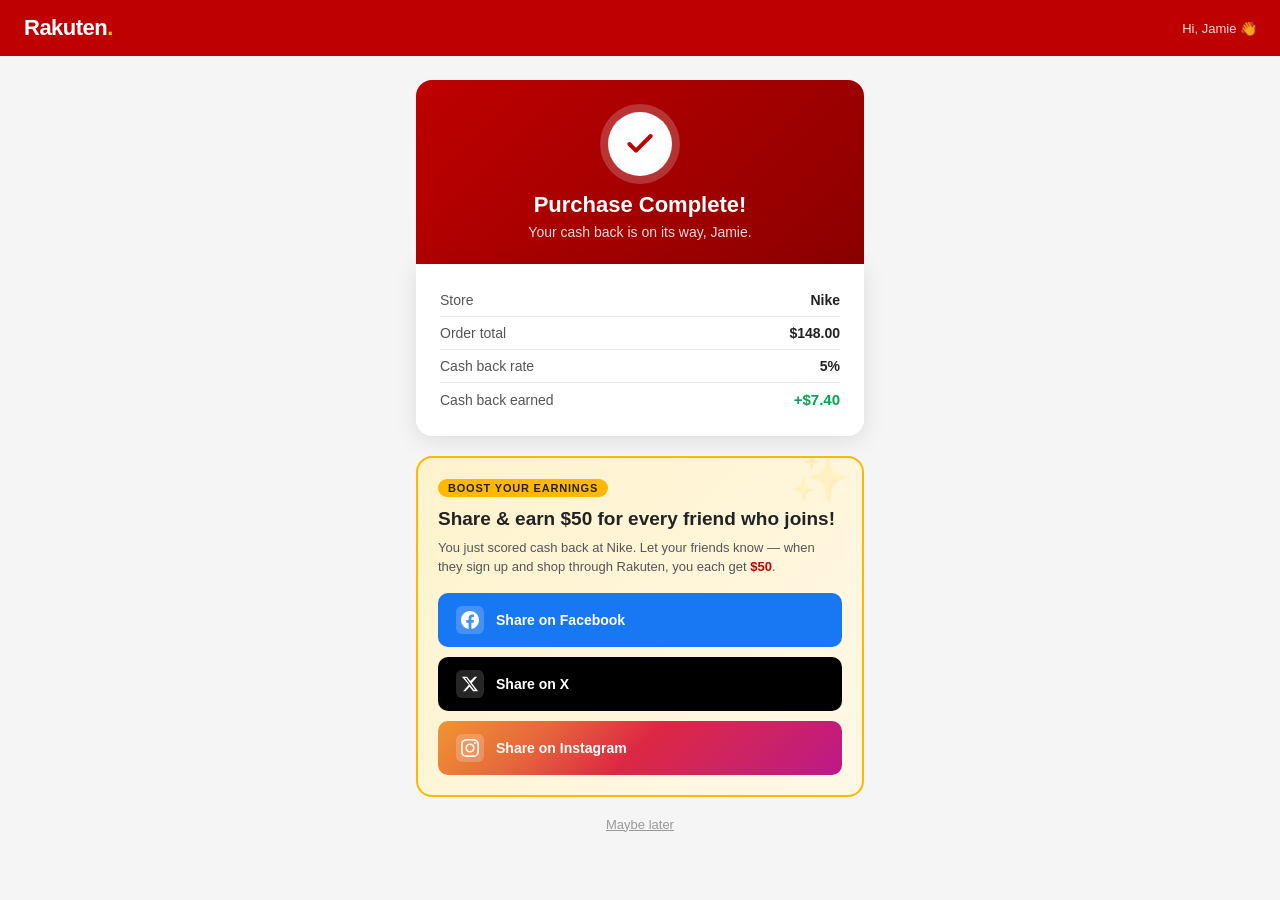
<file: social-share-poc/index.html>
<!DOCTYPE html>
<html lang="en">
<head>
  <meta charset="UTF-8" />
  <meta name="viewport" content="width=device-width, initial-scale=1.0" />
  <title>Rakuten — Share & Earn</title>
  <style>
    :root {
      --crimson: #BF0000;
      --crimson-dark: #8C0000;
      --crimson-light: #FF1A1A;
      --gold: #FFB800;
      --gold-light: #FFD966;
      --white: #FFFFFF;
      --off-white: #FFF8F8;
      --gray-100: #F5F5F5;
      --gray-200: #E8E8E8;
      --gray-400: #999999;
      --gray-600: #555555;
      --gray-800: #222222;
      --green: #00A651;
      --radius: 16px;
      --shadow: 0 4px 24px rgba(0,0,0,0.10);
      --shadow-lg: 0 8px 48px rgba(0,0,0,0.18);
    }

    * { box-sizing: border-box; margin: 0; padding: 0; }

    body {
      font-family: -apple-system, BlinkMacSystemFont, 'Segoe UI', Roboto, sans-serif;
      background: var(--gray-100);
      color: var(--gray-800);
      min-height: 100vh;
    }

    /* ─── NAV ─────────────────────────────────────── */
    nav {
      background: var(--crimson);
      display: flex;
      align-items: center;
      justify-content: space-between;
      padding: 0 24px;
      height: 56px;
      position: sticky;
      top: 0;
      z-index: 100;
    }
    .nav-logo {
      font-size: 22px;
      font-weight: 800;
      color: var(--white);
      letter-spacing: -0.5px;
    }
    .nav-logo span { color: var(--gold); }
    .nav-member {
      font-size: 13px;
      color: rgba(255,255,255,0.85);
    }

    /* ─── PAGE WRAPPER ────────────────────────────── */
    .page {
      display: none;
      max-width: 480px;
      margin: 0 auto;
      padding: 24px 16px 48px;
    }
    .page.active { display: block; }

    /* ─── CONFIRMATION SCREEN ─────────────────────── */
    .confetti-bar {
      background: linear-gradient(135deg, var(--crimson) 0%, var(--crimson-dark) 100%);
      border-radius: var(--radius) var(--radius) 0 0;
      padding: 32px 24px 24px;
      text-align: center;
      color: var(--white);
    }
    .check-circle {
      width: 64px;
      height: 64px;
      background: var(--white);
      border-radius: 50%;
      display: flex;
      align-items: center;
      justify-content: center;
      margin: 0 auto 16px;
      box-shadow: 0 0 0 8px rgba(255,255,255,0.2);
    }
    .check-circle svg { width: 32px; height: 32px; }
    .confetti-bar h1 {
      font-size: 22px;
      font-weight: 800;
      margin-bottom: 6px;
    }
    .confetti-bar p {
      font-size: 14px;
      opacity: 0.85;
    }

    .order-card {
      background: var(--white);
      border-radius: 0 0 var(--radius) var(--radius);
      padding: 20px 24px;
      box-shadow: var(--shadow);
      margin-bottom: 20px;
    }
    .order-row {
      display: flex;
      justify-content: space-between;
      align-items: center;
      padding: 8px 0;
      font-size: 14px;
      border-bottom: 1px solid var(--gray-200);
    }
    .order-row:last-child { border-bottom: none; }
    .order-row .label { color: var(--gray-600); }
    .order-row .value { font-weight: 600; }
    .order-row .cashback { color: var(--green); font-weight: 700; font-size: 15px; }

    /* ─── BOOST CARD ──────────────────────────────── */
    .boost-card {
      background: linear-gradient(135deg, #FFF3CC 0%, #FFF8E6 100%);
      border: 2px solid var(--gold);
      border-radius: var(--radius);
      padding: 20px;
      margin-bottom: 20px;
      position: relative;
      overflow: hidden;
    }
    .boost-card::before {
      content: '✨';
      position: absolute;
      top: -8px;
      right: 12px;
      font-size: 48px;
      opacity: 0.15;
    }
    .boost-tag {
      display: inline-block;
      background: var(--gold);
      color: var(--gray-800);
      font-size: 11px;
      font-weight: 800;
      text-transform: uppercase;
      letter-spacing: 0.8px;
      padding: 3px 10px;
      border-radius: 20px;
      margin-bottom: 10px;
    }
    .boost-card h2 {
      font-size: 19px;
      font-weight: 800;
      color: var(--gray-800);
      margin-bottom: 6px;
      line-height: 1.3;
    }
    .boost-card p {
      font-size: 13px;
      color: var(--gray-600);
      margin-bottom: 16px;
      line-height: 1.5;
    }
    .boost-card p strong { color: var(--crimson); }

    /* ─── SHARE BUTTONS ───────────────────────────── */
    .share-buttons {
      display: flex;
      flex-direction: column;
      gap: 10px;
    }
    .btn-share {
      display: flex;
      align-items: center;
      gap: 12px;
      padding: 13px 18px;
      border-radius: 10px;
      border: none;
      cursor: pointer;
      font-size: 14px;
      font-weight: 700;
      transition: transform 0.1s, box-shadow 0.1s;
      width: 100%;
    }
    .btn-share:active { transform: scale(0.98); }
    .btn-share .icon {
      width: 28px;
      height: 28px;
      border-radius: 6px;
      display: flex;
      align-items: center;
      justify-content: center;
      flex-shrink: 0;
    }
    .btn-share .icon svg, .btn-share .icon img {
      width: 18px;
      height: 18px;
    }
    .btn-facebook { background: #1877F2; color: #fff; }
    .btn-facebook .icon { background: rgba(255,255,255,0.2); }
    .btn-x { background: #000; color: #fff; }
    .btn-x .icon { background: rgba(255,255,255,0.15); }
    .btn-instagram { background: linear-gradient(135deg, #f09433, #e6683c, #dc2743, #cc2366, #bc1888); color: #fff; }
    .btn-instagram .icon { background: rgba(255,255,255,0.2); }
    .btn-copy { background: var(--gray-200); color: var(--gray-800); }
    .btn-copy .icon { background: var(--gray-400); }

    .skip-link {
      display: block;
      text-align: center;
      margin-top: 16px;
      font-size: 13px;
      color: var(--gray-400);
      cursor: pointer;
      text-decoration: underline;
    }

    /* ─── MODAL ───────────────────────────────────── */
    .modal-overlay {
      display: none;
      position: fixed;
      inset: 0;
      background: rgba(0,0,0,0.55);
      z-index: 200;
      align-items: flex-end;
      justify-content: center;
    }
    .modal-overlay.open {
      display: flex;
      animation: fadeIn 0.2s ease;
    }
    @keyframes fadeIn { from { opacity: 0; } to { opacity: 1; } }

    .modal {
      background: var(--white);
      border-radius: 24px 24px 0 0;
      padding: 28px 20px 40px;
      width: 100%;
      max-width: 480px;
      animation: slideUp 0.25s cubic-bezier(0.34, 1.2, 0.64, 1);
    }
    @keyframes slideUp { from { transform: translateY(60px); opacity: 0; } to { transform: translateY(0); opacity: 1; } }

    .modal-handle {
      width: 40px;
      height: 4px;
      background: var(--gray-200);
      border-radius: 2px;
      margin: 0 auto 20px;
    }
    .modal-network-badge {
      display: flex;
      align-items: center;
      gap: 10px;
      margin-bottom: 16px;
    }
    .modal-network-icon {
      width: 40px;
      height: 40px;
      border-radius: 10px;
      display: flex;
      align-items: center;
      justify-content: center;
    }
    .modal-network-icon svg { width: 22px; height: 22px; }
    .modal h2 { font-size: 18px; font-weight: 800; margin-bottom: 4px; }
    .modal-subtitle { font-size: 13px; color: var(--gray-400); margin-bottom: 16px; }

    .post-preview {
      background: var(--off-white);
      border: 1.5px solid var(--gray-200);
      border-radius: 12px;
      padding: 16px;
      margin-bottom: 16px;
    }
    .post-preview-header {
      display: flex;
      align-items: center;
      gap: 10px;
      margin-bottom: 10px;
    }
    .avatar {
      width: 36px;
      height: 36px;
      border-radius: 50%;
      background: linear-gradient(135deg, var(--crimson), var(--crimson-dark));
      display: flex;
      align-items: center;
      justify-content: center;
      color: white;
      font-size: 14px;
      font-weight: 700;
      flex-shrink: 0;
    }
    .post-preview-header .name { font-size: 14px; font-weight: 700; }
    .post-preview-header .handle { font-size: 12px; color: var(--gray-400); }
    .post-text {
      font-size: 14px;
      line-height: 1.6;
      color: var(--gray-800);
      white-space: pre-wrap;
      word-break: break-word;
    }
    .post-text .highlight { color: var(--crimson); font-weight: 600; }
    .post-text .link { color: #1877F2; }

    .post-image-preview {
      margin-top: 10px;
      background: linear-gradient(135deg, var(--crimson) 0%, var(--crimson-dark) 100%);
      border-radius: 10px;
      padding: 16px;
      color: white;
      display: flex;
      align-items: center;
      gap: 12px;
    }
    .post-image-preview .pimg-logo {
      font-size: 18px;
      font-weight: 900;
      letter-spacing: -0.5px;
    }
    .post-image-preview .pimg-logo span { color: var(--gold); }
    .post-image-preview .pimg-text {
      font-size: 12px;
      opacity: 0.9;
      line-height: 1.4;
    }
    .post-image-preview .pimg-badge {
      margin-left: auto;
      background: var(--gold);
      color: var(--gray-800);
      font-size: 11px;
      font-weight: 800;
      padding: 4px 10px;
      border-radius: 20px;
      white-space: nowrap;
    }

    .modal-actions {
      display: flex;
      gap: 10px;
    }
    .btn-edit {
      flex: 1;
      padding: 13px;
      border-radius: 10px;
      border: 1.5px solid var(--gray-200);
      background: var(--white);
      font-size: 14px;
      font-weight: 700;
      color: var(--gray-600);
      cursor: pointer;
    }
    .btn-post {
      flex: 2;
      padding: 13px;
      border-radius: 10px;
      border: none;
      font-size: 14px;
      font-weight: 800;
      color: var(--white);
      cursor: pointer;
      transition: opacity 0.15s;
    }
    .btn-post:hover { opacity: 0.9; }
    .btn-post-facebook { background: #1877F2; }
    .btn-post-x { background: #000; }
    .btn-post-instagram { background: linear-gradient(135deg, #f09433, #dc2743, #bc1888); }

    .modal-disclaimer {
      text-align: center;
      font-size: 11px;
      color: var(--gray-400);
      margin-top: 12px;
      line-height: 1.5;
    }

    /* ─── REFER-A-FRIEND PAGE ─────────────────────── */
    .raf-hero {
      background: linear-gradient(160deg, var(--crimson) 0%, var(--crimson-dark) 100%);
      border-radius: var(--radius) var(--radius) 0 0;
      padding: 36px 24px 28px;
      text-align: center;
      color: var(--white);
    }
    .raf-hero .pill {
      display: inline-block;
      background: rgba(255,255,255,0.18);
      border: 1px solid rgba(255,255,255,0.3);
      border-radius: 20px;
      padding: 4px 14px;
      font-size: 12px;
      font-weight: 700;
      text-transform: uppercase;
      letter-spacing: 0.8px;
      margin-bottom: 14px;
    }
    .raf-hero h1 { font-size: 26px; font-weight: 900; line-height: 1.2; margin-bottom: 8px; }
    .raf-hero h1 span { color: var(--gold-light); }
    .raf-hero p { font-size: 14px; opacity: 0.85; }

    .reward-split {
      background: var(--white);
      display: flex;
      border-bottom: 1.5px solid var(--gray-200);
    }
    .reward-half {
      flex: 1;
      padding: 18px 12px;
      text-align: center;
    }
    .reward-half + .reward-half {
      border-left: 1.5px solid var(--gray-200);
    }
    .reward-half .amount {
      font-size: 28px;
      font-weight: 900;
      color: var(--green);
    }
    .reward-half .who {
      font-size: 12px;
      color: var(--gray-400);
      margin-top: 2px;
    }

    .raf-body {
      background: var(--white);
      border-radius: 0 0 var(--radius) var(--radius);
      padding: 20px 20px 24px;
      box-shadow: var(--shadow);
      margin-bottom: 20px;
    }
    .raf-steps {
      margin-bottom: 20px;
    }
    .raf-step {
      display: flex;
      gap: 14px;
      align-items: flex-start;
      padding: 10px 0;
      border-bottom: 1px solid var(--gray-200);
      font-size: 14px;
    }
    .raf-step:last-child { border-bottom: none; }
    .step-num {
      width: 28px;
      height: 28px;
      border-radius: 50%;
      background: var(--crimson);
      color: white;
      font-size: 13px;
      font-weight: 800;
      display: flex;
      align-items: center;
      justify-content: center;
      flex-shrink: 0;
      margin-top: 1px;
    }
    .raf-step .step-text { line-height: 1.5; color: var(--gray-600); }
    .raf-step .step-text strong { color: var(--gray-800); }

    .ref-link-box {
      background: var(--off-white);
      border: 1.5px dashed var(--crimson);
      border-radius: 10px;
      padding: 12px 14px;
      display: flex;
      align-items: center;
      justify-content: space-between;
      gap: 10px;
      margin-bottom: 16px;
    }
    .ref-link-box .ref-url {
      font-size: 12px;
      color: var(--crimson);
      font-weight: 600;
      word-break: break-all;
    }
    .btn-copy-link {
      background: var(--crimson);
      color: white;
      border: none;
      border-radius: 8px;
      padding: 7px 14px;
      font-size: 12px;
      font-weight: 700;
      cursor: pointer;
      white-space: nowrap;
      flex-shrink: 0;
    }

    .signup-cta {
      text-align: center;
    }
    .signup-cta p {
      font-size: 13px;
      color: var(--gray-600);
      margin-bottom: 12px;
    }
    .btn-signup {
      display: block;
      width: 100%;
      background: linear-gradient(135deg, var(--crimson), var(--crimson-dark));
      color: white;
      border: none;
      border-radius: 12px;
      padding: 16px;
      font-size: 16px;
      font-weight: 800;
      cursor: pointer;
      letter-spacing: 0.2px;
      transition: opacity 0.15s;
    }
    .btn-signup:hover { opacity: 0.9; }
    .signup-terms {
      font-size: 11px;
      color: var(--gray-400);
      text-align: center;
      margin-top: 10px;
      line-height: 1.5;
    }

    .raf-footer-note {
      background: var(--white);
      border-radius: var(--radius);
      padding: 14px 18px;
      font-size: 12px;
      color: var(--gray-400);
      line-height: 1.6;
      box-shadow: var(--shadow);
    }

    /* ─── TOAST ───────────────────────────────────── */
    .toast {
      position: fixed;
      bottom: 32px;
      left: 50%;
      transform: translateX(-50%) translateY(80px);
      background: var(--gray-800);
      color: white;
      padding: 12px 20px;
      border-radius: 30px;
      font-size: 14px;
      font-weight: 600;
      z-index: 999;
      transition: transform 0.3s cubic-bezier(0.34, 1.4, 0.64, 1), opacity 0.3s;
      opacity: 0;
      white-space: nowrap;
    }
    .toast.show {
      transform: translateX(-50%) translateY(0);
      opacity: 1;
    }

    /* ─── UTILS ───────────────────────────────────── */
    .mt-4 { margin-top: 4px; }
    .mt-8 { margin-top: 8px; }
  </style>
</head>
<body>

  <!-- NAV -->
  <nav>
    <div class="nav-logo">Rakuten<span>.</span></div>
    <div class="nav-member">Hi, Jamie 👋</div>
  </nav>

  <!-- ═══════════════════════════════════════════ -->
  <!-- PAGE 1: POST-PURCHASE CONFIRMATION          -->
  <!-- ═══════════════════════════════════════════ -->
  <div class="page active" id="page-confirmation">

    <div class="confetti-bar">
      <div class="check-circle">
        <svg viewBox="0 0 24 24" fill="none" stroke="#BF0000" stroke-width="3" stroke-linecap="round" stroke-linejoin="round">
          <polyline points="20 6 9 17 4 12"/>
        </svg>
      </div>
      <h1>Purchase Complete!</h1>
      <p>Your cash back is on its way, Jamie.</p>
    </div>

    <div class="order-card">
      <div class="order-row">
        <span class="label">Store</span>
        <span class="value">Nike</span>
      </div>
      <div class="order-row">
        <span class="label">Order total</span>
        <span class="value">$148.00</span>
      </div>
      <div class="order-row">
        <span class="label">Cash back rate</span>
        <span class="value">5%</span>
      </div>
      <div class="order-row">
        <span class="label">Cash back earned</span>
        <span class="cashback">+$7.40</span>
      </div>
    </div>

    <!-- BOOST PROMPT -->
    <div class="boost-card">
      <div class="boost-tag">Boost Your Earnings</div>
      <h2>Share & earn $50 for every friend who joins!</h2>
      <p>You just scored cash back at Nike. Let your friends know — when they sign up and shop through Rakuten, you each get <strong>$50</strong>.</p>
      <div class="share-buttons">
        <button class="btn-share btn-facebook" onclick="openModal('facebook')">
          <span class="icon">
            <svg viewBox="0 0 24 24" fill="white"><path d="M24 12.073C24 5.405 18.627 0 12 0S0 5.405 0 12.073C0 18.1 4.388 23.094 10.125 24v-8.437H7.078v-3.49h3.047V9.41c0-3.025 1.792-4.697 4.533-4.697 1.312 0 2.686.236 2.686.236v2.97h-1.513c-1.491 0-1.956.93-1.956 1.887v2.267h3.328l-.532 3.49h-2.796V24C19.612 23.094 24 18.1 24 12.073z"/></svg>
          </span>
          Share on Facebook
        </button>
        <button class="btn-share btn-x" onclick="openModal('x')">
          <span class="icon">
            <svg viewBox="0 0 24 24" fill="white"><path d="M18.244 2.25h3.308l-7.227 8.26 8.502 11.24H16.17l-4.714-6.231-5.401 6.231H2.746l7.73-8.835L1.254 2.25H8.08l4.253 5.622zm-1.161 17.52h1.833L7.084 4.126H5.117z"/></svg>
          </span>
          Share on X
        </button>
        <button class="btn-share btn-instagram" onclick="openModal('instagram')">
          <span class="icon">
            <svg viewBox="0 0 24 24" fill="white"><path d="M12 2.163c3.204 0 3.584.012 4.85.07 3.252.148 4.771 1.691 4.919 4.919.058 1.265.069 1.645.069 4.849 0 3.205-.012 3.584-.069 4.849-.149 3.225-1.664 4.771-4.919 4.919-1.266.058-1.644.07-4.85.07-3.204 0-3.584-.012-4.849-.07-3.26-.149-4.771-1.699-4.919-4.92-.058-1.265-.07-1.644-.07-4.849 0-3.204.013-3.583.07-4.849.149-3.227 1.664-4.771 4.919-4.919 1.266-.057 1.645-.069 4.849-.069zM12 0C8.741 0 8.333.014 7.053.072 2.695.272.273 2.69.073 7.052.014 8.333 0 8.741 0 12c0 3.259.014 3.668.072 4.948.2 4.358 2.618 6.78 6.98 6.98C8.333 23.986 8.741 24 12 24c3.259 0 3.668-.014 4.948-.072 4.354-.2 6.782-2.618 6.979-6.98.059-1.28.073-1.689.073-4.948 0-3.259-.014-3.667-.072-4.947-.196-4.354-2.617-6.78-6.979-6.98C15.668.014 15.259 0 12 0zm0 5.838a6.162 6.162 0 100 12.324 6.162 6.162 0 000-12.324zM12 16a4 4 0 110-8 4 4 0 010 8zm6.406-11.845a1.44 1.44 0 100 2.881 1.44 1.44 0 000-2.881z"/></svg>
          </span>
          Share on Instagram
        </button>
      </div>
    </div>

    <a class="skip-link" onclick="showPage('page-confirmation')">Maybe later</a>

  </div>

  <!-- ═══════════════════════════════════════════ -->
  <!-- PAGE 2: REFER-A-FRIEND                      -->
  <!-- ═══════════════════════════════════════════ -->
  <div class="page" id="page-raf">

    <div class="raf-hero">
      <div class="pill">Refer-a-Friend</div>
      <h1>Give <span>$50</span>, Get <span>$50</span></h1>
      <p>Invite your friends to Rakuten and you'll both earn $50 cash back when they make their first qualifying purchase.</p>
    </div>

    <div class="reward-split">
      <div class="reward-half">
        <div class="amount">$50</div>
        <div class="who">You get</div>
      </div>
      <div class="reward-half">
        <div class="amount">$50</div>
        <div class="who">Your friend gets</div>
      </div>
    </div>

    <div class="raf-body">
      <div class="raf-steps">
        <div class="raf-step">
          <div class="step-num">1</div>
          <div class="step-text"><strong>Share your link</strong> — send it via social, text, or email</div>
        </div>
        <div class="raf-step">
          <div class="step-num">2</div>
          <div class="step-text"><strong>Friend signs up</strong> using your unique referral link</div>
        </div>
        <div class="raf-step">
          <div class="step-num">3</div>
          <div class="step-text"><strong>Friend shops</strong> and earns their first cash back</div>
        </div>
        <div class="raf-step">
          <div class="step-num">4</div>
          <div class="step-text"><strong>You both get $50</strong> deposited to your Rakuten accounts 🎉</div>
        </div>
      </div>

      <div class="ref-link-box">
        <span class="ref-url">rakuten.com/r/jamiel2024</span>
        <button class="btn-copy-link" onclick="copyRefLink()">Copy Link</button>
      </div>

      <div class="signup-cta">
        <p>New to Rakuten? Sign up and start earning.</p>
        <button class="btn-signup" onclick="showSignupToast()">Create Free Account — Get $50</button>
        <p class="signup-terms">
          $50 welcome bonus paid after first qualifying purchase of $25+.<br>
          See <u>full terms</u> at rakuten.com/refer.
        </p>
      </div>
    </div>

    <div class="raf-footer-note">
      <strong>How cash back works:</strong> Rakuten earns a commission when you shop through our links, and we share it back with you as cash back — paid out quarterly via PayPal or check. No fees, ever.
    </div>

  </div>

  <!-- ═══════════════════════════════════════════ -->
  <!-- SHARE MODAL                                  -->
  <!-- ═══════════════════════════════════════════ -->
  <div class="modal-overlay" id="modal-overlay" onclick="handleOverlayClick(event)">
    <div class="modal" id="modal">
      <div class="modal-handle"></div>

      <div class="modal-network-badge">
        <div class="modal-network-icon" id="modal-icon"></div>
        <div>
          <div class="modal" id="modal-title-wrap">
            <h2 id="modal-title"></h2>
          </div>
          <div class="modal-subtitle" id="modal-subtitle"></div>
        </div>
      </div>

      <div class="post-preview">
        <div class="post-preview-header">
          <div class="avatar">J</div>
          <div>
            <div class="name">Jamie L.</div>
            <div class="handle" id="modal-handle-text"></div>
          </div>
        </div>
        <div class="post-text" id="modal-post-text"></div>
        <div class="post-image-preview">
          <div>
            <div class="pimg-logo">Rakuten<span>.</span></div>
            <div class="pimg-text">Shop. Earn. Share.</div>
          </div>
          <div class="pimg-badge">+$7.40 back</div>
        </div>
      </div>

      <div class="modal-actions">
        <button class="btn-edit" onclick="closeModal()">Edit</button>
        <button class="btn-post" id="modal-post-btn" onclick="postShare()"></button>
      </div>

      <div class="modal-disclaimer">
        You'll be redirected to <span id="modal-network-name"></span> to complete your post.
      </div>
    </div>
  </div>

  <!-- TOAST -->
  <div class="toast" id="toast"></div>

  <script>
    const REFERRAL_URL = 'https://www.rakuten.com/r/jamiel2024';

    const POSTS = {
      facebook: {
        icon: `<svg viewBox="0 0 24 24" fill="white" width="22" height="22"><path d="M24 12.073C24 5.405 18.627 0 12 0S0 5.405 0 12.073C0 18.1 4.388 23.094 10.125 24v-8.437H7.078v-3.49h3.047V9.41c0-3.025 1.792-4.697 4.533-4.697 1.312 0 2.686.236 2.686.236v2.97h-1.513c-1.491 0-1.956.93-1.956 1.887v2.267h3.328l-.532 3.49h-2.796V24C19.612 23.094 24 18.1 24 12.073z"/></svg>`,
        iconBg: '#1877F2',
        title: 'Share on Facebook',
        subtitle: 'Post to your timeline',
        handle: 'facebook.com/jamie',
        postBtn: 'Post to Facebook',
        postBtnClass: 'btn-post-facebook',
        networkName: 'Facebook',
        copy: `Just saved $7.40 at Nike thanks to Rakuten! 💸\n\nIf you're not already using Rakuten for cash back when you shop online, you're literally leaving money on the table. Sign up through my link and we BOTH get $50!\n\n👉 ${REFERRAL_URL}`,
      },
      x: {
        icon: `<svg viewBox="0 0 24 24" fill="white" width="22" height="22"><path d="M18.244 2.25h3.308l-7.227 8.26 8.502 11.24H16.17l-4.714-6.231-5.401 6.231H2.746l7.73-8.835L1.254 2.25H8.08l4.253 5.622zm-1.161 17.52h1.833L7.084 4.126H5.117z"/></svg>`,
        iconBg: '#000',
        title: 'Share on X',
        subtitle: 'Post to your followers',
        handle: '@jamiel',
        postBtn: 'Post to X',
        postBtnClass: 'btn-post-x',
        networkName: 'X',
        copy: `just got $7.40 cash back shopping Nike through @Rakuten 🔥\n\nsign up with my link & we both get $50 — no catch, it's free\n\n👉 ${REFERRAL_URL}\n\n#Rakuten #CashBack`,
      },
      instagram: {
        icon: `<svg viewBox="0 0 24 24" fill="white" width="22" height="22"><path d="M12 2.163c3.204 0 3.584.012 4.85.07 3.252.148 4.771 1.691 4.919 4.919.058 1.265.069 1.645.069 4.849 0 3.205-.012 3.584-.069 4.849-.149 3.225-1.664 4.771-4.919 4.919-1.266.058-1.644.07-4.85.07-3.204 0-3.584-.012-4.849-.07-3.26-.149-4.771-1.699-4.919-4.92-.058-1.265-.07-1.644-.07-4.849 0-3.204.013-3.583.07-4.849.149-3.227 1.664-4.771 4.919-4.919 1.266-.057 1.645-.069 4.849-.069zM12 0C8.741 0 8.333.014 7.053.072 2.695.272.273 2.69.073 7.052.014 8.333 0 8.741 0 12c0 3.259.014 3.668.072 4.948.2 4.358 2.618 6.78 6.98 6.98C8.333 23.986 8.741 24 12 24c3.259 0 3.668-.014 4.948-.072 4.354-.2 6.782-2.618 6.979-6.98.059-1.28.073-1.689.073-4.948 0-3.259-.014-3.667-.072-4.947-.196-4.354-2.617-6.78-6.979-6.98C15.668.014 15.259 0 12 0zm0 5.838a6.162 6.162 0 100 12.324 6.162 6.162 0 000-12.324zM12 16a4 4 0 110-8 4 4 0 010 8zm6.406-11.845a1.44 1.44 0 100 2.881 1.44 1.44 0 000-2.881z"/></svg>`,
        iconBg: 'linear-gradient(135deg, #f09433, #dc2743, #bc1888)',
        title: 'Share on Instagram',
        subtitle: 'Copy caption for your Story or post',
        handle: '@jamiel',
        postBtn: 'Copy Caption',
        postBtnClass: 'btn-post-instagram',
        networkName: 'Instagram',
        copy: `Cash back szn is real 💅💸\n\nJust earned $7.40 back on my Nike haul through @rakuten — it's free, it's easy, and idk why everyone isn't doing this.\n\nUse my link in bio and we BOTH get $50 when you make your first purchase!\n\n#Rakuten #CashBack #SmartShopping #NikeHaul`,
      },
    };

    let currentNetwork = null;

    function openModal(network) {
      currentNetwork = network;
      const data = POSTS[network];

      document.getElementById('modal-icon').innerHTML = data.icon;
      document.getElementById('modal-icon').style.background = data.iconBg;
      document.getElementById('modal-title').textContent = data.title;
      document.getElementById('modal-subtitle').textContent = data.subtitle;
      document.getElementById('modal-handle-text').textContent = data.handle;
      document.getElementById('modal-post-text').textContent = data.copy;
      document.getElementById('modal-post-btn').textContent = data.postBtn;
      document.getElementById('modal-post-btn').className = 'btn-post ' + data.postBtnClass;
      document.getElementById('modal-network-name').textContent = data.networkName;

      document.getElementById('modal-overlay').classList.add('open');
    }

    function closeModal() {
      document.getElementById('modal-overlay').classList.remove('open');
      currentNetwork = null;
    }

    function handleOverlayClick(e) {
      if (e.target === document.getElementById('modal-overlay')) closeModal();
    }

    function postShare() {
      closeModal();
      showToast('Redirecting to ' + POSTS[currentNetwork || 'facebook'].networkName + '…');
      setTimeout(() => showPage('page-raf'), 900);
    }

    function showPage(id) {
      document.querySelectorAll('.page').forEach(p => p.classList.remove('active'));
      document.getElementById(id).classList.add('active');
      window.scrollTo({ top: 0, behavior: 'smooth' });
    }

    function copyRefLink() {
      navigator.clipboard.writeText(REFERRAL_URL).catch(() => {});
      showToast('Referral link copied!');
    }

    function showSignupToast() {
      showToast('Redirecting to sign up…');
    }

    function showToast(msg) {
      const t = document.getElementById('toast');
      t.textContent = msg;
      t.classList.add('show');
      setTimeout(() => t.classList.remove('show'), 2800);
    }
  </script>
</body>
</html>
</file>
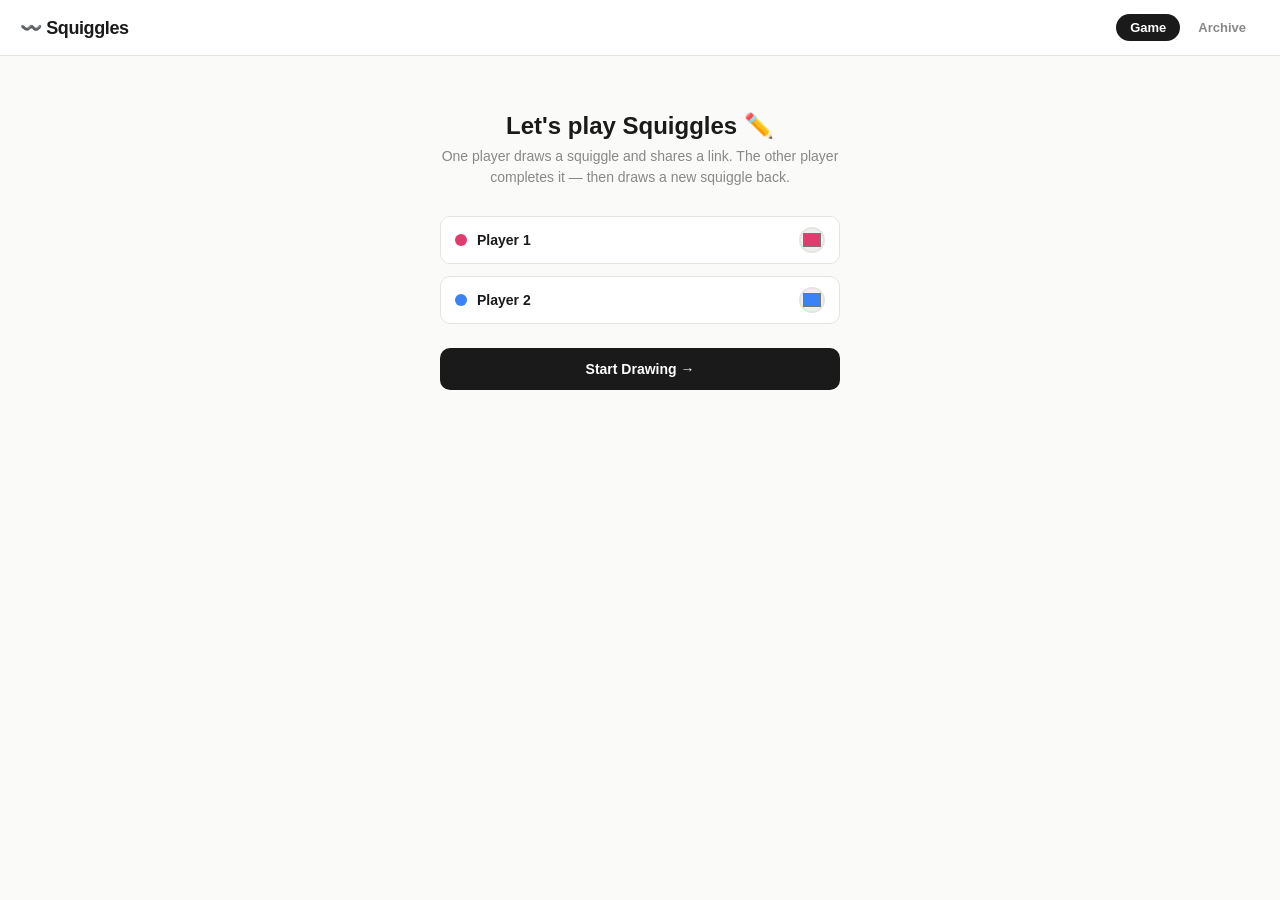
<file: squiggles/index.html>
<!DOCTYPE html>
<html lang="en">
<head>
  <meta charset="UTF-8"/>
  <meta name="viewport" content="width=device-width, initial-scale=1.0"/>
  <title>Squiggles</title>
  <style>
    *, *::before, *::after { box-sizing: border-box; margin: 0; padding: 0; }

    :root {
      --bg: #fafaf8;
      --surface: #fff;
      --border: #e5e5e0;
      --text: #1a1a1a;
      --muted: #888;
      --radius: 14px;
    }

    body {
      font-family: -apple-system, BlinkMacSystemFont, "Segoe UI", sans-serif;
      background: var(--bg);
      color: var(--text);
      min-height: 100vh;
    }

    /* ── Header ── */
    .header {
      display: flex;
      align-items: center;
      justify-content: space-between;
      padding: 14px 20px;
      border-bottom: 1px solid var(--border);
      background: var(--surface);
      position: sticky;
      top: 0;
      z-index: 10;
    }
    .header-title {
      font-size: 18px;
      font-weight: 800;
      letter-spacing: -0.4px;
      display: flex;
      align-items: center;
      gap: 6px;
    }
    .header-tabs { display: flex; gap: 4px; }
    .tab {
      padding: 6px 14px;
      border-radius: 9999px;
      font-size: 13px;
      font-weight: 600;
      border: none;
      cursor: pointer;
      background: transparent;
      color: var(--muted);
      transition: all 0.15s;
    }
    .tab.active { background: var(--text); color: #fff; }
    .tab:hover:not(.active) { background: #f0f0f0; color: var(--text); }

    /* ── Views ── */
    .view { display: none; }
    .view.active { display: block; }

    /* ── Setup ── */
    .setup-wrap {
      max-width: 440px;
      margin: 56px auto;
      padding: 0 20px;
      text-align: center;
    }
    .setup-wrap h2 { font-size: 24px; font-weight: 800; margin-bottom: 6px; }
    .setup-wrap .sub { color: var(--muted); font-size: 14px; margin-bottom: 28px; line-height: 1.5; }

    .player-setup { display: flex; flex-direction: column; gap: 12px; margin-bottom: 24px; text-align: left; }
    .player-row {
      display: flex;
      align-items: center;
      gap: 10px;
      background: var(--surface);
      border: 1px solid var(--border);
      border-radius: 10px;
      padding: 10px 14px;
    }
    .player-dot { width: 12px; height: 12px; border-radius: 50%; flex-shrink: 0; }
    .player-row input[type="text"] {
      flex: 1;
      border: none;
      outline: none;
      font-size: 14px;
      font-weight: 600;
      background: transparent;
      color: var(--text);
    }
    .color-swatch {
      width: 26px; height: 26px;
      border-radius: 50%;
      border: 2px solid var(--border);
      cursor: pointer;
      flex-shrink: 0;
      padding: 0;
    }

    .btn-primary {
      width: 100%;
      padding: 13px;
      background: var(--text);
      color: #fff;
      border: none;
      border-radius: 10px;
      font-size: 14px;
      font-weight: 700;
      cursor: pointer;
      font-family: inherit;
    }
    .btn-primary:hover { opacity: 0.85; }

    /* ── Game ── */
    .game-wrap { max-width: 680px; margin: 0 auto; padding: 20px 16px 80px; }

    .turn-banner {
      display: flex;
      align-items: center;
      gap: 10px;
      padding: 11px 16px;
      border-radius: 10px;
      margin-bottom: 16px;
      font-size: 13px;
      font-weight: 600;
      border: 1.5px solid transparent;
    }
    .turn-dot { width: 10px; height: 10px; border-radius: 50%; flex-shrink: 0; }
    .turn-label { flex: 1; }
    .turn-phase {
      font-size: 11px;
      font-weight: 700;
      letter-spacing: 0.06em;
      text-transform: uppercase;
      opacity: 0.7;
    }

    .canvas-card {
      background: var(--surface);
      border: 1px solid var(--border);
      border-radius: var(--radius);
      overflow: hidden;
      margin-bottom: 12px;
      position: relative;
    }
    canvas { display: block; width: 100%; cursor: crosshair; touch-action: none; }

    .toolbar {
      display: flex;
      align-items: center;
      gap: 6px;
      padding: 9px 12px;
      border-top: 1px solid var(--border);
      flex-wrap: wrap;
    }
    .tool-group { display: flex; align-items: center; gap: 5px; }
    .tool-sep { width: 1px; height: 22px; background: var(--border); margin: 0 3px; }

    .tool-btn {
      padding: 5px 9px;
      border-radius: 7px;
      border: 1px solid var(--border);
      background: #fff;
      font-size: 12px;
      cursor: pointer;
      font-weight: 600;
      color: var(--text);
      font-family: inherit;
    }
    .tool-btn:hover  { background: #f5f5f5; }
    .tool-btn.active { background: var(--text); color: #fff; border-color: var(--text); }

    .size-btn {
      width: 30px; height: 30px;
      border-radius: 50%;
      border: 1.5px solid var(--border);
      background: #fff;
      display: flex; align-items: center; justify-content: center;
      cursor: pointer;
    }
    .size-btn.active { border-color: var(--text); background: var(--text); }
    .size-dot { border-radius: 50%; background: var(--text); pointer-events: none; }
    .size-btn.active .size-dot { background: #fff; }

    .undo-btn {
      margin-left: auto;
      padding: 5px 11px;
      border-radius: 7px;
      border: 1px solid var(--border);
      background: #fff;
      font-size: 12px;
      font-weight: 600;
      cursor: pointer;
      color: var(--muted);
      font-family: inherit;
    }
    .undo-btn:hover { color: var(--text); }

    .action-row { display: flex; gap: 8px; margin-top: 4px; }
    .btn-done {
      flex: 1;
      padding: 12px;
      border-radius: 10px;
      border: none;
      font-size: 14px;
      font-weight: 700;
      cursor: pointer;
      background: var(--text);
      color: #fff;
      font-family: inherit;
    }
    .btn-done:hover { opacity: 0.85; }
    .btn-secondary {
      padding: 12px 16px;
      border-radius: 10px;
      border: 1.5px solid var(--border);
      background: #fff;
      font-size: 13px;
      font-weight: 600;
      cursor: pointer;
      color: var(--muted);
      font-family: inherit;
    }
    .btn-secondary:hover { color: var(--text); border-color: #aaa; }

    /* Share panel */
    .share-panel {
      display: none;
      background: var(--surface);
      border: 1.5px solid var(--border);
      border-radius: var(--radius);
      padding: 20px;
      margin-top: 12px;
      text-align: center;
    }
    .share-panel.visible { display: block; }
    .share-panel h3 { font-size: 16px; font-weight: 700; margin-bottom: 6px; }
    .share-panel p  { font-size: 13px; color: var(--muted); margin-bottom: 16px; line-height: 1.5; }
    .share-url-row {
      display: flex;
      gap: 8px;
      align-items: center;
      background: #f5f5f0;
      border-radius: 8px;
      padding: 10px 12px;
      margin-bottom: 12px;
      text-align: left;
    }
    .share-url-text {
      flex: 1;
      font-size: 12px;
      color: var(--muted);
      overflow: hidden;
      text-overflow: ellipsis;
      white-space: nowrap;
      font-family: monospace;
    }
    .btn-copy {
      padding: 6px 14px;
      border-radius: 7px;
      border: none;
      background: var(--text);
      color: #fff;
      font-size: 12px;
      font-weight: 700;
      cursor: pointer;
      flex-shrink: 0;
      font-family: inherit;
    }
    .btn-copy:hover { opacity: 0.85; }
    .share-divider {
      display: flex;
      align-items: center;
      gap: 10px;
      margin: 16px 0;
      color: var(--muted);
      font-size: 12px;
    }
    .share-divider::before, .share-divider::after {
      content: '';
      flex: 1;
      height: 1px;
      background: var(--border);
    }

    .share-new-squiggle {
      margin-top: 4px;
    }
    .share-new-squiggle h4 {
      font-size: 14px;
      font-weight: 700;
      margin-bottom: 4px;
    }
    .share-new-squiggle p {
      font-size: 13px;
      color: var(--muted);
      margin-bottom: 12px;
    }
    .btn-link {
      background: none;
      border: none;
      color: var(--text);
      font-weight: 700;
      font-size: 13px;
      cursor: pointer;
      text-decoration: underline;
      font-family: inherit;
      padding: 0;
    }

    /* Completed view */
    .completed-card {
      background: var(--surface);
      border: 1px solid var(--border);
      border-radius: var(--radius);
      overflow: hidden;
      margin-bottom: 12px;
    }
    .completed-card canvas { display: block; width: 100%; }
    .completed-meta {
      display: flex;
      align-items: center;
      gap: 10px;
      padding: 12px 16px;
      border-top: 1px solid var(--border);
      font-size: 12px;
      color: var(--muted);
    }
    .completed-label { font-weight: 700; color: var(--text); }

    /* ── Archive ── */
    .archive-wrap { max-width: 680px; margin: 0 auto; padding: 20px 16px 80px; }
    .archive-wrap h2 { font-size: 18px; font-weight: 700; margin-bottom: 16px; }
    .archive-empty { color: var(--muted); font-size: 14px; padding: 48px 0; text-align: center; }
    .archive-grid { display: flex; flex-direction: column; gap: 16px; }
    .archive-item {
      background: var(--surface);
      border: 1px solid var(--border);
      border-radius: var(--radius);
      overflow: hidden;
    }
    .archive-item img { width: 100%; display: block; }
    .archive-meta {
      display: flex;
      align-items: center;
      gap: 8px;
      padding: 10px 14px;
      border-top: 1px solid var(--border);
      font-size: 12px;
      color: var(--muted);
    }
    .archive-round {
      font-weight: 700;
      font-size: 11px;
      background: #f0f0f0;
      border-radius: 9999px;
      padding: 2px 9px;
      color: var(--text);
    }
    .archive-dots { display: flex; gap: 4px; }
    .archive-dot { width: 8px; height: 8px; border-radius: 50%; }
    .archive-save {
      margin-left: auto;
      font-size: 12px;
      font-weight: 600;
      color: var(--muted);
      cursor: pointer;
      background: none;
      border: none;
      font-family: inherit;
    }
    .archive-save:hover { color: var(--text); }

    /* Toast */
    .toast {
      position: fixed;
      bottom: 20px;
      left: 50%;
      transform: translateX(-50%) translateY(60px);
      background: var(--text);
      color: #fff;
      padding: 10px 20px;
      border-radius: 9999px;
      font-size: 13px;
      font-weight: 600;
      transition: transform 0.25s ease;
      z-index: 100;
      white-space: nowrap;
      pointer-events: none;
    }
    .toast.show { transform: translateX(-50%) translateY(0); }
  </style>
</head>
<body>

<div class="header">
  <div class="header-title">〰️ Squiggles</div>
  <div class="header-tabs">
    <button class="tab active" id="tab-game" onclick="showTab('game')">Game</button>
    <button class="tab" id="tab-archive" onclick="showTab('archive')">Archive</button>
  </div>
</div>

<!-- SETUP -->
<div class="view active" id="view-setup">
  <div class="setup-wrap">
    <h2>Let's play Squiggles ✏️</h2>
    <p class="sub">One player draws a squiggle and shares a link. The other player completes it — then draws a new squiggle back.</p>
    <div class="player-setup">
      <div class="player-row">
        <div class="player-dot" id="dot1" style="background:#e03c6e"></div>
        <input type="text" id="p1-name" value="Player 1" maxlength="20">
        <input type="color" id="p1-color" value="#e03c6e" class="color-swatch">
      </div>
      <div class="player-row">
        <div class="player-dot" id="dot2" style="background:#3b82f6"></div>
        <input type="text" id="p2-name" value="Player 2" maxlength="20">
        <input type="color" id="p2-color" value="#3b82f6" class="color-swatch">
      </div>
    </div>
    <button class="btn-primary" onclick="startGame()">Start Drawing →</button>
  </div>
</div>

<!-- GAME -->
<div class="view" id="view-game">
  <div class="game-wrap">

    <div class="turn-banner" id="turn-banner">
      <div class="turn-dot" id="turn-dot"></div>
      <div class="turn-label" id="turn-label"></div>
      <div class="turn-phase" id="turn-phase"></div>
    </div>

    <div class="canvas-card">
      <canvas id="canvas" height="460"></canvas>
      <div class="toolbar">
        <div class="tool-group">
          <button class="tool-btn active" id="tool-pen" onclick="setTool('pen')">✏️ Pen</button>
          <button class="tool-btn" id="tool-eraser" onclick="setTool('eraser')">◻️ Eraser</button>
        </div>
        <div class="tool-sep"></div>
        <div class="tool-group">
          <button class="size-btn active" onclick="setSize(0)"><div class="size-dot" style="width:4px;height:4px"></div></button>
          <button class="size-btn" onclick="setSize(1)"><div class="size-dot" style="width:7px;height:7px"></div></button>
          <button class="size-btn" onclick="setSize(2)"><div class="size-dot" style="width:12px;height:12px"></div></button>
        </div>
        <button class="undo-btn" onclick="undo()">↩ Undo</button>
      </div>
    </div>

    <div class="action-row">
      <button class="btn-secondary" onclick="clearMine()">Clear mine</button>
      <button class="btn-done" id="btn-done" onclick="doneTurn()">Done →</button>
    </div>

    <!-- Share panel (shown after Done) -->
    <div class="share-panel" id="share-panel">
      <h3 id="share-title"></h3>
      <p id="share-desc"></p>

      <!-- Step 1: draw new squiggle (only shown after completing a drawing) -->
      <div id="new-squiggle-prompt" style="display:none">
        <button class="btn-primary" style="width:100%;margin-bottom:0" onclick="startNewSquiggle()">✏️ Draw your squiggle for the next round</button>
      </div>

      <!-- Step 2: done with new squiggle — generate combined link -->
      <div id="new-squiggle-done-row" style="display:none">
        <div class="action-row" style="margin-bottom:12px">
          <button class="btn-secondary" onclick="clearNewSquiggle()">Clear</button>
          <button class="btn-done" onclick="finishNewSquiggle()">Done with squiggle →</button>
        </div>
      </div>

      <!-- Final link (one URL containing both completed drawing + new squiggle) -->
      <div id="share-link-row" style="display:none">
        <div class="share-url-row">
          <span class="share-url-text" id="share-url-text"></span>
          <button class="btn-copy" onclick="copyLink()">Copy link</button>
        </div>
      </div>
    </div>

  </div>
</div>

<!-- ARCHIVE -->
<div class="view" id="view-archive">
  <div class="archive-wrap">
    <h2>Archive</h2>
    <div id="archive-list"></div>
  </div>
</div>

<div class="toast" id="toast"></div>

<script>
  // ── State ──
  const G = {
    p: [
      { name: 'Player 1', color: '#e03c6e' },
      { name: 'Player 2', color: '#3b82f6' },
    ],
    turn: 0,        // who is currently drawing (0 or 1)
    phase: 'squiggle', // 'squiggle' | 'complete'
    round: 1,
    strokes: [],    // all strokes
    currentStroke: null,
    shareURL: '',
  };
  const SIZES = [3, 6, 13];
  let tool = 'pen', sizeIdx = 0, drawing = false;
  let archive = JSON.parse(localStorage.getItem('squiggles-archive') || '[]');

  const canvas = document.getElementById('canvas');
  const ctx    = canvas.getContext('2d');

  // ── Setup color pickers ──
  ['1','2'].forEach(n => {
    document.getElementById('p'+n+'-color').addEventListener('input', e => {
      document.getElementById('dot'+n).style.background = e.target.value;
    });
  });

  // ── Resize canvas ──
  function initCanvas() {
    const dpr = window.devicePixelRatio || 1;
    const w   = canvas.offsetWidth;
    canvas.width  = w * dpr;
    canvas.height = 460 * dpr;
    ctx.scale(dpr, dpr);
    redraw();
  }
  window.addEventListener('resize', () => {
    const dpr = window.devicePixelRatio || 1;
    const w   = canvas.offsetWidth;
    if (Math.abs(canvas.width - w * dpr) > 2) {
      canvas.width  = w * dpr;
      canvas.height = 460 * dpr;
      ctx.scale(dpr, dpr);
      redraw();
    }
  });

  // ── View / tab ──
  function showTab(name) {
    document.querySelectorAll('.view').forEach(v => v.classList.remove('active'));
    document.querySelectorAll('.tab').forEach(t => t.classList.remove('active'));

    if (name === 'game') {
      const hasStarted = G.strokes.length > 0 || G.shareURL;
      document.getElementById(hasStarted ? 'view-game' : 'view-setup').classList.add('active');
    } else {
      document.getElementById('view-archive').classList.add('active');
      renderArchive();
    }
    document.getElementById('tab-' + name).classList.add('active');
  }

  // ── Start game ──
  function startGame() {
    G.p[0].name  = document.getElementById('p1-name').value.trim() || 'Player 1';
    G.p[0].color = document.getElementById('p1-color').value;
    G.p[1].name  = document.getElementById('p2-name').value.trim() || 'Player 2';
    G.p[1].color = document.getElementById('p2-color').value;
    G.turn = 0;
    G.phase = 'squiggle';
    G.round = 1;
    G.strokes = [];
    G.shareURL = '';

    document.getElementById('view-setup').classList.remove('active');
    document.getElementById('view-game').classList.add('active');
    document.getElementById('share-panel').classList.remove('visible');

    setTimeout(() => { initCanvas(); updateUI(); }, 30);
  }

  // ── Load state from URL hash ──
  function loadFromHash() {
    const hash = location.hash.slice(1);
    if (!hash) return false;
    try {
      const data = JSON.parse(decodeURIComponent(atob(hash)));
      G.p[0] = data.p[0];
      G.p[1] = data.p[1];
      G.turn = data.turn;
      G.phase = data.phase;
      G.round = data.round || 1;
      G.strokes = decodeStrokes(data.strokes);
      G.shareURL = '';

      document.getElementById('view-setup').classList.remove('active');
      document.getElementById('view-game').classList.add('active');
      document.getElementById('share-panel').classList.remove('visible');

      // if link includes a completed drawing, show it first before the canvas
      if (data.completed) {
        saveToArchive(data.completed);
        showCompletedReveal(data.completed, data.p);
      }

      setTimeout(() => { initCanvas(); updateUI(); }, 30);
      history.replaceState(null, '', location.pathname);
      return true;
    } catch(e) {
      console.warn('Could not load from URL', e);
      return false;
    }
  }

  // ── Show completed drawing reveal before letting player draw ──
  function showCompletedReveal(completed, players) {
    const reveal = document.createElement('div');
    reveal.id = 'completed-reveal';
    reveal.style.cssText = `
      position:fixed;inset:0;background:rgba(0,0,0,0.7);
      z-index:50;display:flex;align-items:center;justify-content:center;padding:16px;
    `;
    reveal.innerHTML = `
      <div style="background:#fff;border-radius:16px;overflow:hidden;max-width:560px;width:100%;box-shadow:0 8px 40px rgba(0,0,0,0.3)">
        <img src="${completed.dataURL}" style="width:100%;display:block">
        <div style="padding:16px 20px;display:flex;align-items:center;gap:12px;border-top:1px solid #e5e5e0">
          <div>
            <div style="font-size:13px;font-weight:700;color:#1a1a1a">Round ${completed.round} — complete!</div>
            <div style="font-size:12px;color:#888;margin-top:2px">${players[0].name} <span style="color:${players[0].color}">●</span> &amp; ${players[1].name} <span style="color:${players[1].color}">●</span></div>
          </div>
          <button onclick="document.getElementById('completed-reveal').remove()" style="margin-left:auto;padding:9px 20px;background:#1a1a1a;color:#fff;border:none;border-radius:9999px;font-size:13px;font-weight:700;cursor:pointer;font-family:inherit">
            Now complete mine →
          </button>
        </div>
      </div>
    `;
    document.body.appendChild(reveal);
  }

  // ── UI ──
  function updateUI() {
    const cp    = G.p[G.turn];
    const other = G.p[1 - G.turn];
    const banner = document.getElementById('turn-banner');
    banner.style.borderColor = cp.color + '55';
    banner.style.background  = cp.color + '11';
    document.getElementById('turn-dot').style.background = cp.color;
    document.getElementById('turn-label').textContent =
      G.phase === 'squiggle'
        ? `${cp.name} — draw a squiggle for ${other.name}`
        : `${cp.name} — complete ${other.name}'s squiggle`;
    document.getElementById('turn-phase').textContent =
      G.phase === 'squiggle' ? 'New Squiggle' : 'Complete It';
    document.getElementById('btn-done').textContent = 'Done →';
  }

  // ── Drawing ──
  function setTool(t) {
    tool = t;
    document.getElementById('tool-pen').classList.toggle('active', t === 'pen');
    document.getElementById('tool-eraser').classList.toggle('active', t === 'eraser');
  }
  function setSize(i) {
    sizeIdx = i;
    document.querySelectorAll('.size-btn').forEach((b,j) => b.classList.toggle('active', i===j));
  }

  function pos(e) {
    const r   = canvas.getBoundingClientRect();
    const src = e.touches ? e.touches[0] : e;
    const dpr = window.devicePixelRatio || 1;
    return {
      x: Math.round((src.clientX - r.left) * canvas.width  / r.width  / dpr),
      y: Math.round((src.clientY - r.top)  * canvas.height / r.height / dpr),
    };
  }

  canvas.addEventListener('mousedown', e => {
    drawing = true;
    const p = pos(e);
    G.currentStroke = { player: G.turn, color: tool==='eraser'?null:G.p[G.turn].color, size: SIZES[sizeIdx], eraser: tool==='eraser', pts: [p.x, p.y] };
    ctx.beginPath(); ctx.moveTo(p.x, p.y);
  });
  canvas.addEventListener('mousemove', e => {
    if (!drawing) return;
    const p = pos(e);
    G.currentStroke.pts.push(p.x, p.y);
    drawSegment(p, G.currentStroke);
  });
  canvas.addEventListener('mouseup',    endDraw);
  canvas.addEventListener('mouseleave', endDraw);
  canvas.addEventListener('touchstart', e => { e.preventDefault(); drawing=true; const p=pos(e); G.currentStroke={player:G.turn,color:tool==='eraser'?null:G.p[G.turn].color,size:SIZES[sizeIdx],eraser:tool==='eraser',pts:[p.x,p.y]}; ctx.beginPath(); ctx.moveTo(p.x,p.y); }, {passive:false});
  canvas.addEventListener('touchmove',  e => { if(!drawing)return; e.preventDefault(); const p=pos(e); G.currentStroke.pts.push(p.x,p.y); drawSegment(p,G.currentStroke); }, {passive:false});
  canvas.addEventListener('touchend',   endDraw);

  function drawSegment(p, stroke) {
    ctx.globalCompositeOperation = stroke.eraser ? 'destination-out' : 'source-over';
    ctx.lineWidth   = stroke.size;
    ctx.strokeStyle = stroke.color || 'rgba(0,0,0,1)';
    ctx.lineCap = ctx.lineJoin = 'round';
    ctx.lineTo(p.x, p.y);
    ctx.stroke();
    ctx.beginPath();
    ctx.moveTo(p.x, p.y);
  }

  function endDraw() {
    if (!drawing) return;
    drawing = false;
    ctx.globalCompositeOperation = 'source-over';
    if (G.currentStroke && G.currentStroke.pts.length >= 4) {
      G.strokes.push(G.currentStroke);
    }
    G.currentStroke = null;
  }

  function redraw() {
    const dpr = window.devicePixelRatio || 1;
    ctx.clearRect(0, 0, canvas.width/dpr, canvas.height/dpr);
    for (const s of G.strokes) drawStroke(s);
    ctx.globalCompositeOperation = 'source-over';
  }

  function drawStroke(s) {
    if (s.pts.length < 4) return;
    ctx.beginPath();
    ctx.moveTo(s.pts[0], s.pts[1]);
    for (let i = 2; i < s.pts.length; i += 2) ctx.lineTo(s.pts[i], s.pts[i+1]);
    ctx.globalCompositeOperation = s.eraser ? 'destination-out' : 'source-over';
    ctx.lineWidth   = s.size;
    ctx.strokeStyle = s.color || 'rgba(0,0,0,1)';
    ctx.lineCap = ctx.lineJoin = 'round';
    ctx.stroke();
  }

  function undo() {
    for (let i = G.strokes.length - 1; i >= 0; i--) {
      if (G.strokes[i].player === G.turn) { G.strokes.splice(i, 1); redraw(); return; }
    }
  }

  function clearMine() {
    G.strokes = G.strokes.filter(s => s.player !== G.turn);
    redraw();
  }

  // ── Done — lock canvas, show next step ──
  function doneTurn() {
    const other = G.p[1 - G.turn];
    const isComplete = G.phase === 'complete';

    // lock canvas
    canvas.style.cursor = 'default';
    canvas.style.pointerEvents = 'none';
    document.getElementById('btn-done').disabled = true;
    document.getElementById('btn-done').style.opacity = '0.4';

    if (isComplete) {
      // snapshot and archive the completed drawing
      const off = document.createElement('canvas');
      off.width = canvas.width; off.height = canvas.height;
      const oc = off.getContext('2d');
      oc.fillStyle = '#fff';
      oc.fillRect(0, 0, off.width, off.height);
      oc.drawImage(canvas, 0, 0);
      G.completedDataURL = off.toDataURL('image/png');
      saveToArchive({ dataURL: G.completedDataURL, round: G.round, p: [G.p[0], G.p[1]] });

      // show panel — ask them to draw a new squiggle before generating the link
      document.getElementById('share-panel').classList.add('visible');
      document.getElementById('share-title').textContent = '🎉 Drawing complete!';
      document.getElementById('share-desc').textContent =
        `Saved to your archive. Now draw a squiggle for ${other.name} — once you're done, you'll get one link that shows them the finished drawing AND kicks off the next round.`;
      document.getElementById('new-squiggle-prompt').style.display = 'block';
      document.getElementById('new-squiggle-done-row').style.display = 'none';
      document.getElementById('share-link-row').style.display = 'none';

    } else {
      // just drew squiggle — generate link immediately
      const payload = {
        p: G.p,
        turn: 1 - G.turn,
        phase: 'complete',
        round: G.round,
        strokes: encodeStrokes(G.strokes),
        completed: null,
      };
      G.shareURL = buildURL(payload);
      document.getElementById('share-panel').classList.add('visible');
      document.getElementById('share-title').textContent = `Send to ${other.name}`;
      document.getElementById('share-desc').textContent =
        `Your squiggle is ready! Send this link to ${other.name} — they'll complete it and send the next one back.`;
      document.getElementById('new-squiggle-prompt').style.display = 'none';
      document.getElementById('new-squiggle-done-row').style.display = 'none';
      document.getElementById('share-link-row').style.display = 'block';
      document.getElementById('share-url-text').textContent = G.shareURL;
    }
  }

  // ── Player 2 starts drawing new squiggle after completing ──
  function startNewSquiggle() {
    // clear canvas for fresh squiggle, keep completed strokes in G.completedStrokes
    G.completedStrokes = G.strokes.slice();
    G.strokes = [];
    G.turn = 1 - G.turn; // now drawing as the other player
    G.phase = 'squiggle';
    redraw();

    canvas.style.cursor = 'crosshair';
    canvas.style.pointerEvents = '';
    updateUI();

    document.getElementById('new-squiggle-prompt').style.display = 'none';
    document.getElementById('new-squiggle-done-row').style.display = 'block';
    document.getElementById('share-link-row').style.display = 'none';
    document.getElementById('share-desc').textContent =
      `Draw your squiggle, then hit Done to generate the link.`;
  }

  function clearNewSquiggle() {
    G.strokes = G.strokes.filter(s => s.player !== G.turn);
    redraw();
  }

  function finishNewSquiggle() {
    const other = G.p[1 - G.turn];

    // bundle: completed drawing + new squiggle strokes, turn passes back
    const payload = {
      p: G.p,
      turn: 1 - G.turn,
      phase: 'complete',
      round: G.round + 1,
      strokes: encodeStrokes(G.strokes),
      completed: { dataURL: G.completedDataURL, round: G.round - 1, p: [G.p[0], G.p[1]] },
    };
    G.shareURL = buildURL(payload);

    canvas.style.cursor = 'default';
    canvas.style.pointerEvents = 'none';

    document.getElementById('share-title').textContent = `Send to ${other.name}`;
    document.getElementById('share-desc').textContent =
      `One link — ${other.name} will see the finished drawing and then complete your new squiggle.`;
    document.getElementById('new-squiggle-done-row').style.display = 'none';
    document.getElementById('share-link-row').style.display = 'block';
    document.getElementById('share-url-text').textContent = G.shareURL;

    toast(`Ready to send to ${other.name}! 🎉`);
  }

  function buildURL(payload) {
    return location.href.split('#')[0] + '#' + btoa(encodeURIComponent(JSON.stringify(payload)));
  }

  function copyLink() {
    navigator.clipboard.writeText(G.shareURL).then(() => toast('Link copied! 📋'));
  }

  // ── Encode / decode strokes for URL ──
  // Downsample points to every 3rd to keep URL small
  function encodeStrokes(strokes) {
    return strokes.map(s => ({
      pl: s.player,
      c:  s.color,
      sz: s.size,
      e:  s.eraser ? 1 : 0,
      pts: downsample(s.pts, 3),
    }));
  }

  function decodeStrokes(encoded) {
    return (encoded || []).map(s => ({
      player: s.pl,
      color:  s.c,
      size:   s.sz,
      eraser: !!s.e,
      pts:    s.pts,
    }));
  }

  function downsample(pts, step) {
    const out = [];
    for (let i = 0; i < pts.length - 2; i += step * 2) {
      out.push(pts[i], pts[i+1]);
    }
    // always include last point
    out.push(pts[pts.length-2], pts[pts.length-1]);
    return out;
  }

  // ── Archive ──
  function saveToArchive(item) {
    archive.unshift(item);
    if (archive.length > 50) archive = archive.slice(0, 50);
    localStorage.setItem('squiggles-archive', JSON.stringify(archive));
  }

  function renderArchive() {
    const list = document.getElementById('archive-list');
    if (!archive.length) {
      list.innerHTML = '<div class="archive-empty">No completed drawings yet — finish a round to see them here.</div>';
      return;
    }
    list.innerHTML = archive.map((item, i) => `
      <div class="archive-item">
        <img src="${item.dataURL}" alt="Round ${item.round}">
        <div class="archive-meta">
          <span class="archive-round">Round ${item.round}</span>
          <div class="archive-dots">
            <div class="archive-dot" style="background:${item.p[0].color}" title="${item.p[0].name}"></div>
            <div class="archive-dot" style="background:${item.p[1].color}" title="${item.p[1].name}"></div>
          </div>
          <span>${item.p[0].name} &amp; ${item.p[1].name}</span>
          <button class="archive-save" onclick="downloadArchive(${i})">⬇ Save</button>
        </div>
      </div>
    `).join('');
  }

  function downloadArchive(i) {
    const a = document.createElement('a');
    a.href = archive[i].dataURL;
    a.download = `squiggles-round-${archive[i].round}.png`;
    a.click();
  }

  // ── Toast ──
  function toast(msg) {
    const el = document.getElementById('toast');
    el.textContent = msg;
    el.classList.add('show');
    setTimeout(() => el.classList.remove('show'), 2500);
  }

  // ── Init ──
  if (!loadFromHash()) {
    // show setup
  }
  renderArchive();
</script>
</body>
</html>
</file>
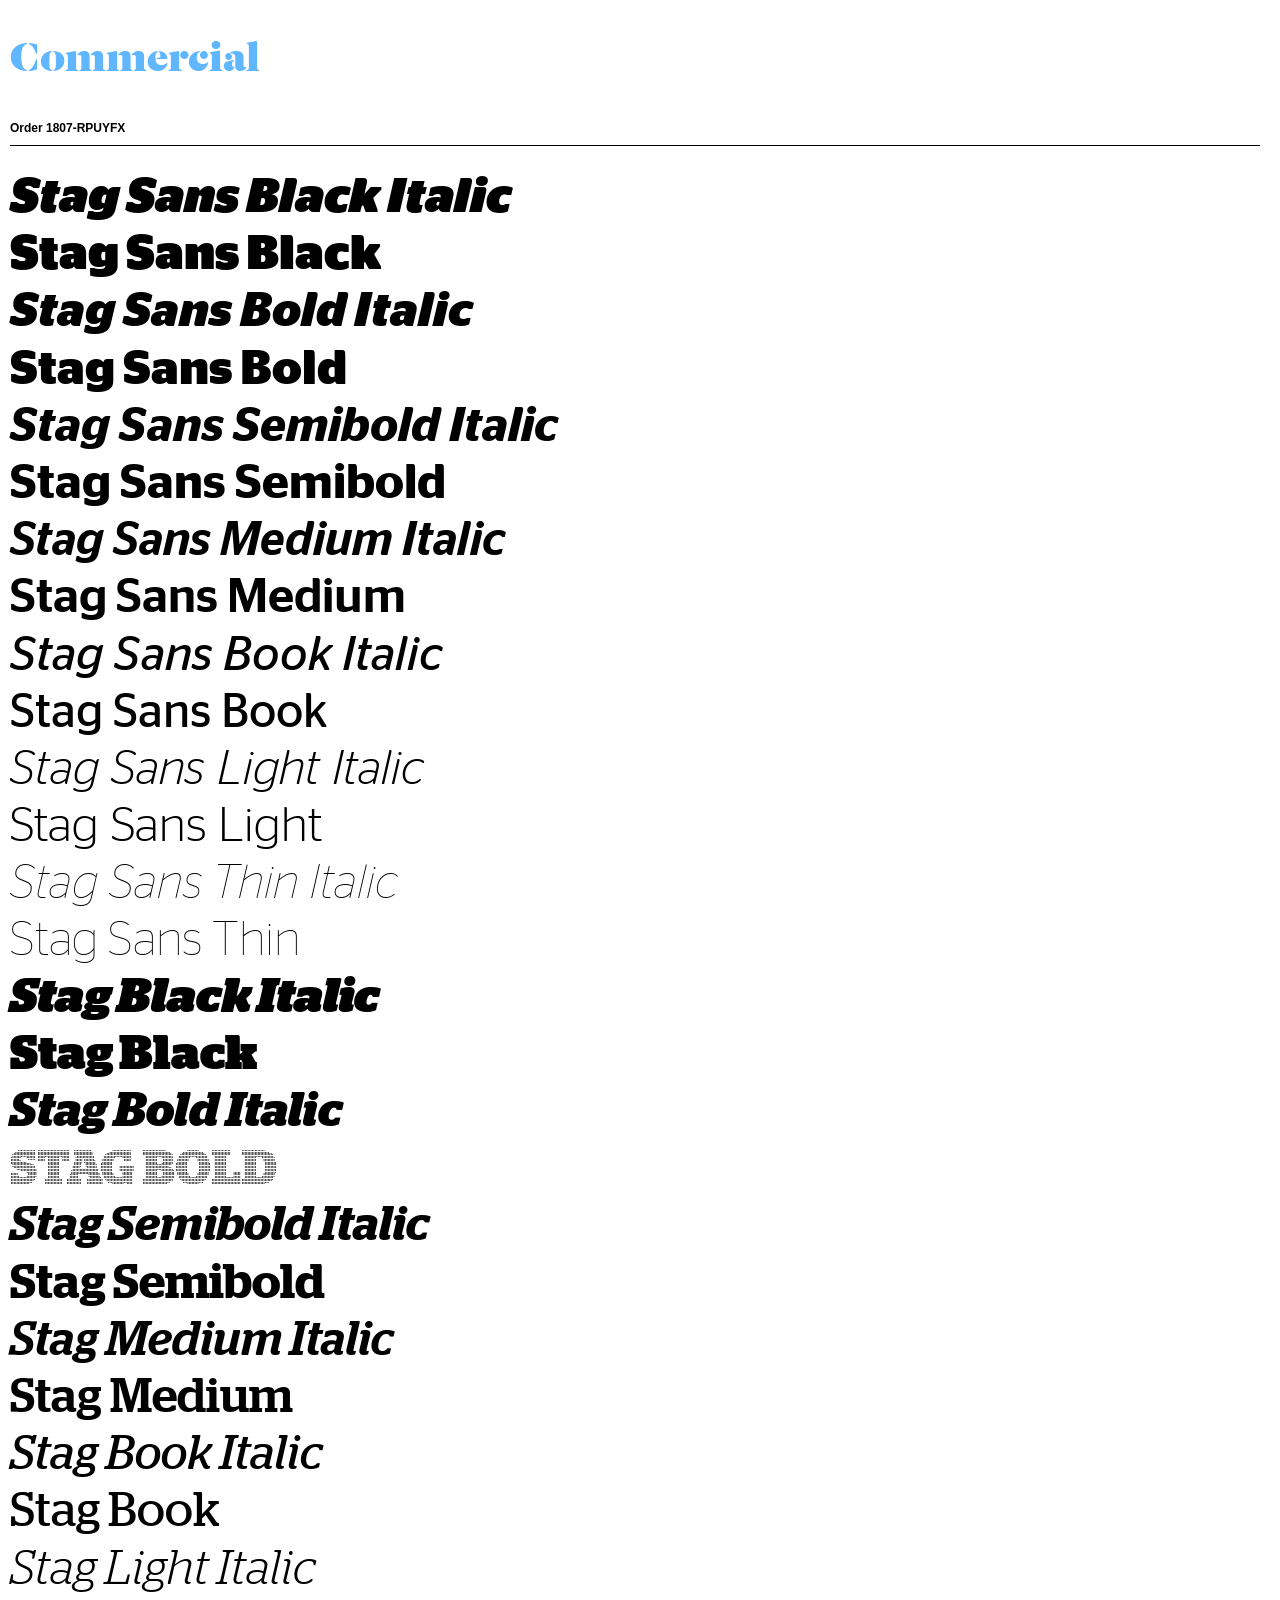
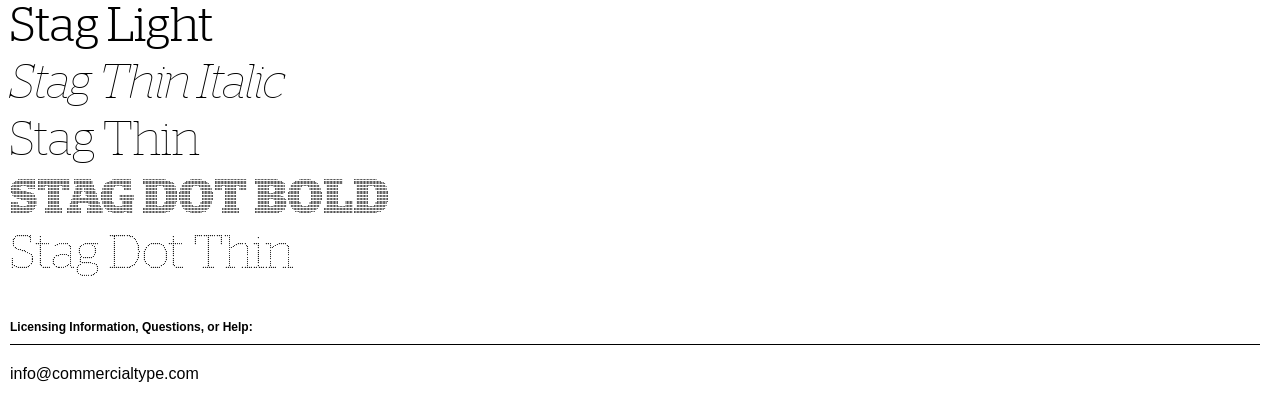
<file: assets/fonts/Stag Web (Full Font)/StagFullSuite/commercial-type-1807-RPUYFX-web/1807-RPUYFX.html>
<!DOCTYPE HTML>
<html>
	<head>
		<meta content="text/html; charset=utf-8" http-equiv="Content-Type" />
		<title>Commercial Type Webfonts | License 1807-RPUYFX</title>
		<link rel="stylesheet" type="text/css" href="1807-RPUYFX.css">
		<style type="text/css">

/*
	This font software is the property of Commercial Type.

	You may not modify the font software, use it on another website, or install it on a computer.

	License information is available at http://commercialtype.com/eula
	For more information please visit Commercial Type at http://commercialtype.com or email us at info[at]commercialtype.com

	Copyright (C) 2013 Schwartzco Inc.
	1807-RPUYFX
*/
			@font-face {
			  font-family: 'Commercial';
			  src:	url([data-uri]) format('TrueType');
					url([data-uri]) format('woff');
				font-style: normal;
				font-weight: normal;
				font-stretch: normal;
			}

			body {
				background-color: white;
				padding: 10px;
				margin: 0px;
				font-family: Helvetica;
			}
			
			h1 {
				font-family: "Commercial";
				font-weight: normal;
				font-size: 42px;
				color:#60B6FF;
				margin: 30px 0px 0px 0px;
				padding: 0px 0px 0px 0px;
			}

			h2 {
				font-family: Helvetica;
				font-weight: bold;
				font-size: 12px;
				margin: 40px 10px 20px 0px;
				padding: 0px 0px 10px 0px;
				border-bottom: 1px solid black;
			}

			p {
				margin: 0px 0px 2px 0px;
				font-stretch: normal;
				line-height: 115%;
				font-size:48px;
			}

			a {
				text-decoration: none;
				color: black;
			}			
		</style>

	</head>
	<body>

	<a href="http://commercialtype.com"><h1>Commercial</h1></a>

		<h2>Order 1807-RPUYFX</h2>
		
<p contentEditable="true" class="StagSans-BlackItalic-Web">Stag Sans Black Italic</p>
<p contentEditable="true" class="StagSans-Black-Web">Stag Sans Black</p>
<p contentEditable="true" class="StagSans-BoldItalic-Web">Stag Sans Bold Italic</p>
<p contentEditable="true" class="StagSans-Bold-Web">Stag Sans Bold</p>
<p contentEditable="true" class="StagSans-SemiboldItalic-Web">Stag Sans Semibold Italic</p>
<p contentEditable="true" class="StagSans-Semibold-Web">Stag Sans Semibold</p>
<p contentEditable="true" class="StagSans-MediumItalic-Web">Stag Sans Medium Italic</p>
<p contentEditable="true" class="StagSans-Medium-Web">Stag Sans Medium</p>
<p contentEditable="true" class="StagSans-BookItalic-Web">Stag Sans Book Italic</p>
<p contentEditable="true" class="StagSans-Book-Web">Stag Sans Book</p>
<p contentEditable="true" class="StagSans-LightItalic-Web">Stag Sans Light Italic</p>
<p contentEditable="true" class="StagSans-Light-Web">Stag Sans Light</p>
<p contentEditable="true" class="StagSans-ThinItalic-Web">Stag Sans Thin Italic</p>
<p contentEditable="true" class="StagSans-Thin-Web">Stag Sans Thin</p>
<p contentEditable="true" class="Stag-BlackItalic-Web">Stag Black Italic</p>
<p contentEditable="true" class="Stag-Black-Web">Stag Black</p>
<p contentEditable="true" class="Stag-BoldItalic-Web">Stag Bold Italic</p>
<p contentEditable="true" class="Stag-Bold-Web">Stag Bold</p>
<p contentEditable="true" class="Stag-SemiboldItalic-Web">Stag Semibold Italic</p>
<p contentEditable="true" class="Stag-Semibold-Web">Stag Semibold</p>
<p contentEditable="true" class="Stag-MediumItalic-Web">Stag Medium Italic</p>
<p contentEditable="true" class="Stag-Medium-Web">Stag Medium</p>
<p contentEditable="true" class="Stag-BookItalic-Web">Stag Book Italic</p>
<p contentEditable="true" class="Stag-Book-Web">Stag Book</p>
<p contentEditable="true" class="Stag-LightItalic-Web">Stag Light Italic</p>
<p contentEditable="true" class="Stag-Light-Web">Stag Light</p>
<p contentEditable="true" class="Stag-ThinItalic-Web">Stag Thin Italic</p>
<p contentEditable="true" class="Stag-Thin-Web">Stag Thin</p>
<p contentEditable="true" class="Stag-BoldDot-Web">Stag Dot Bold</p>
<p contentEditable="true" class="Stag-ThinDot-Web">Stag Dot Thin</p>


		<h2>Licensing Information, Questions, or Help:</h2>
		<a href="mailto:info@commercialtype.com">info@commercialtype.com</a>

	</body>
</html>
</file>
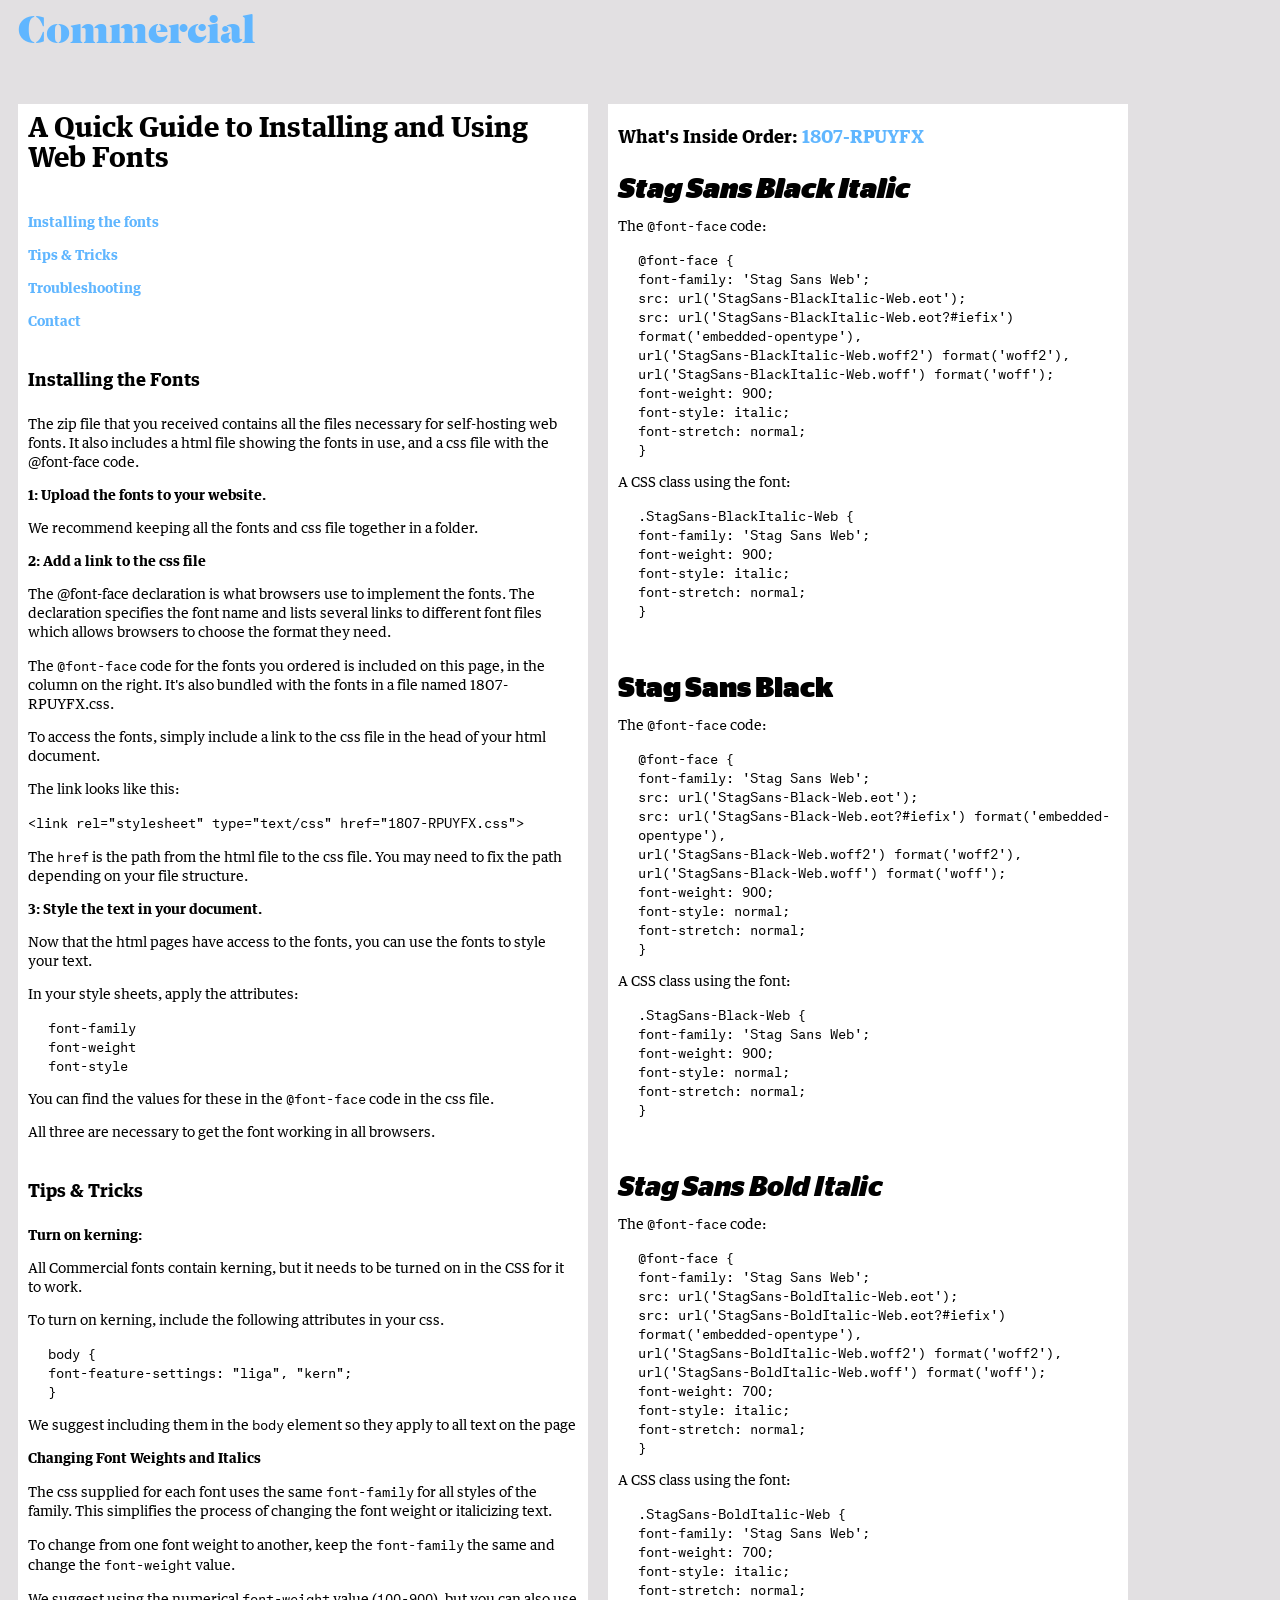
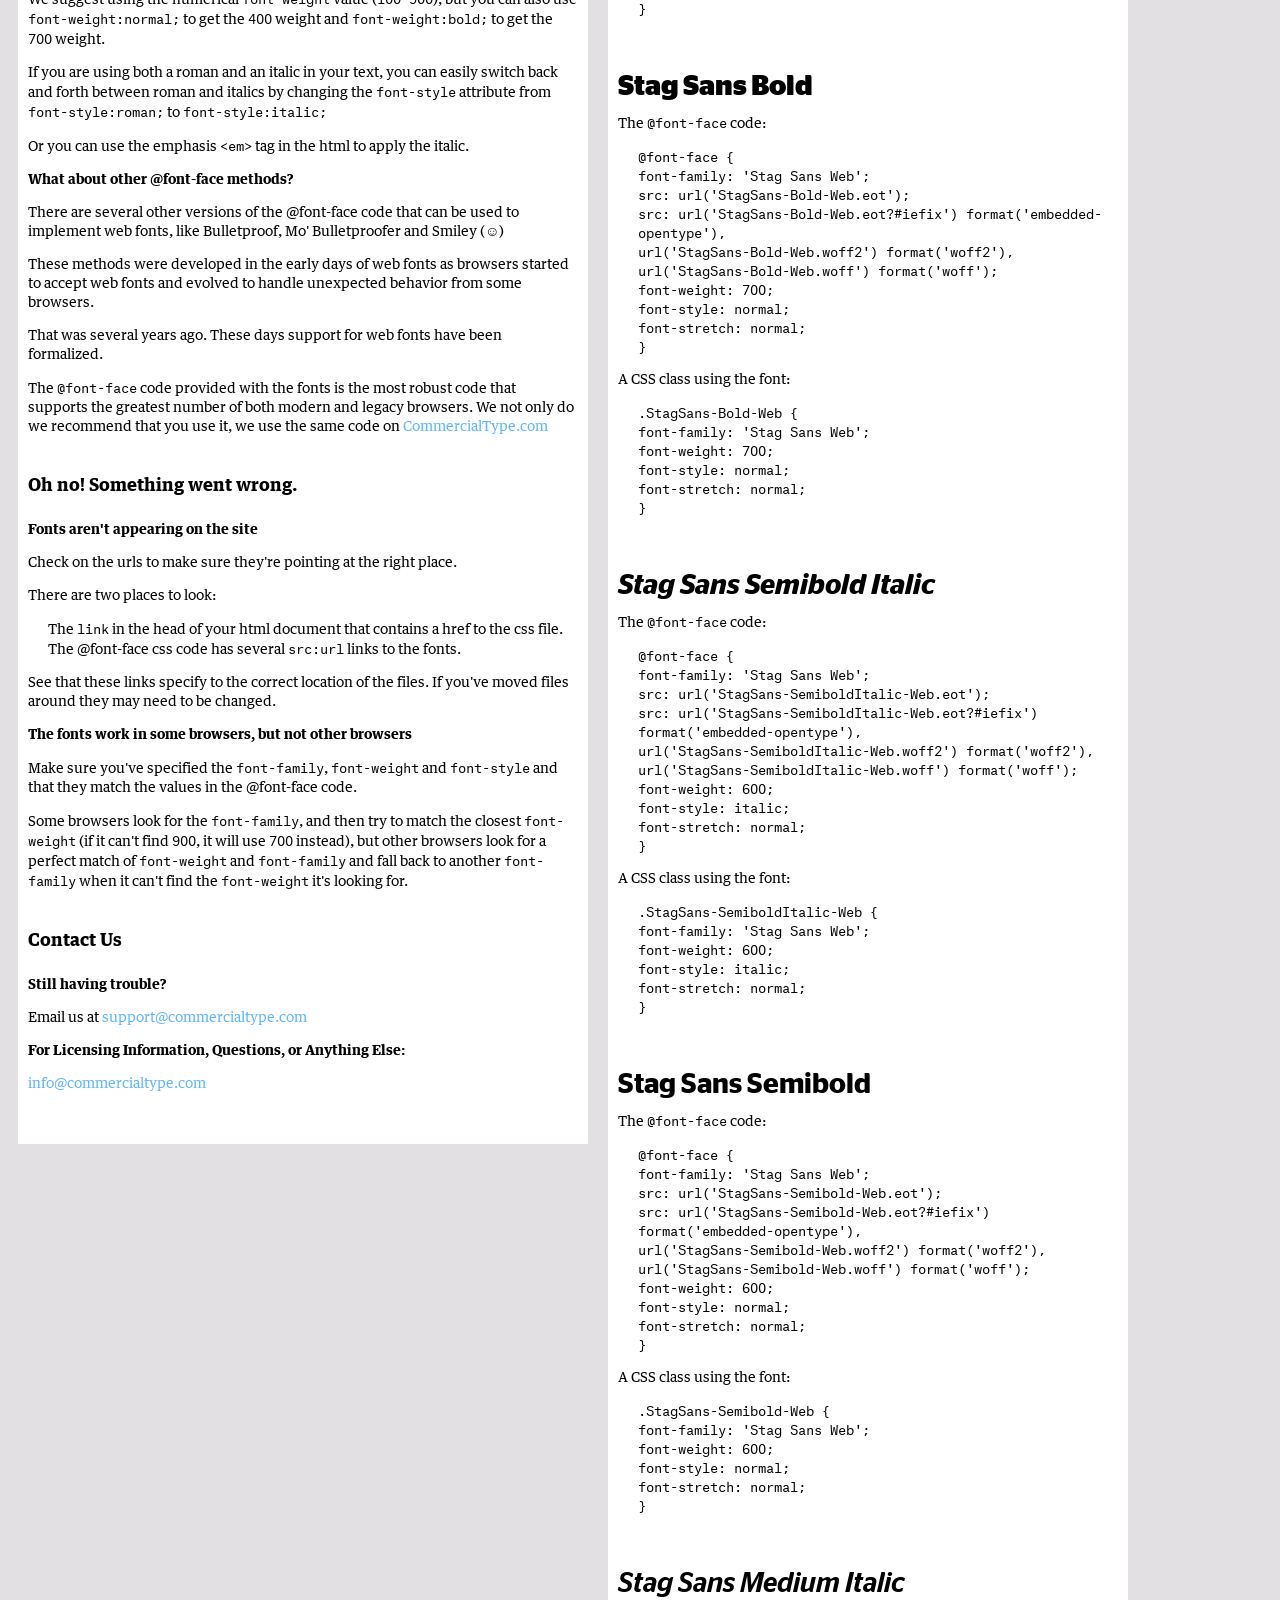
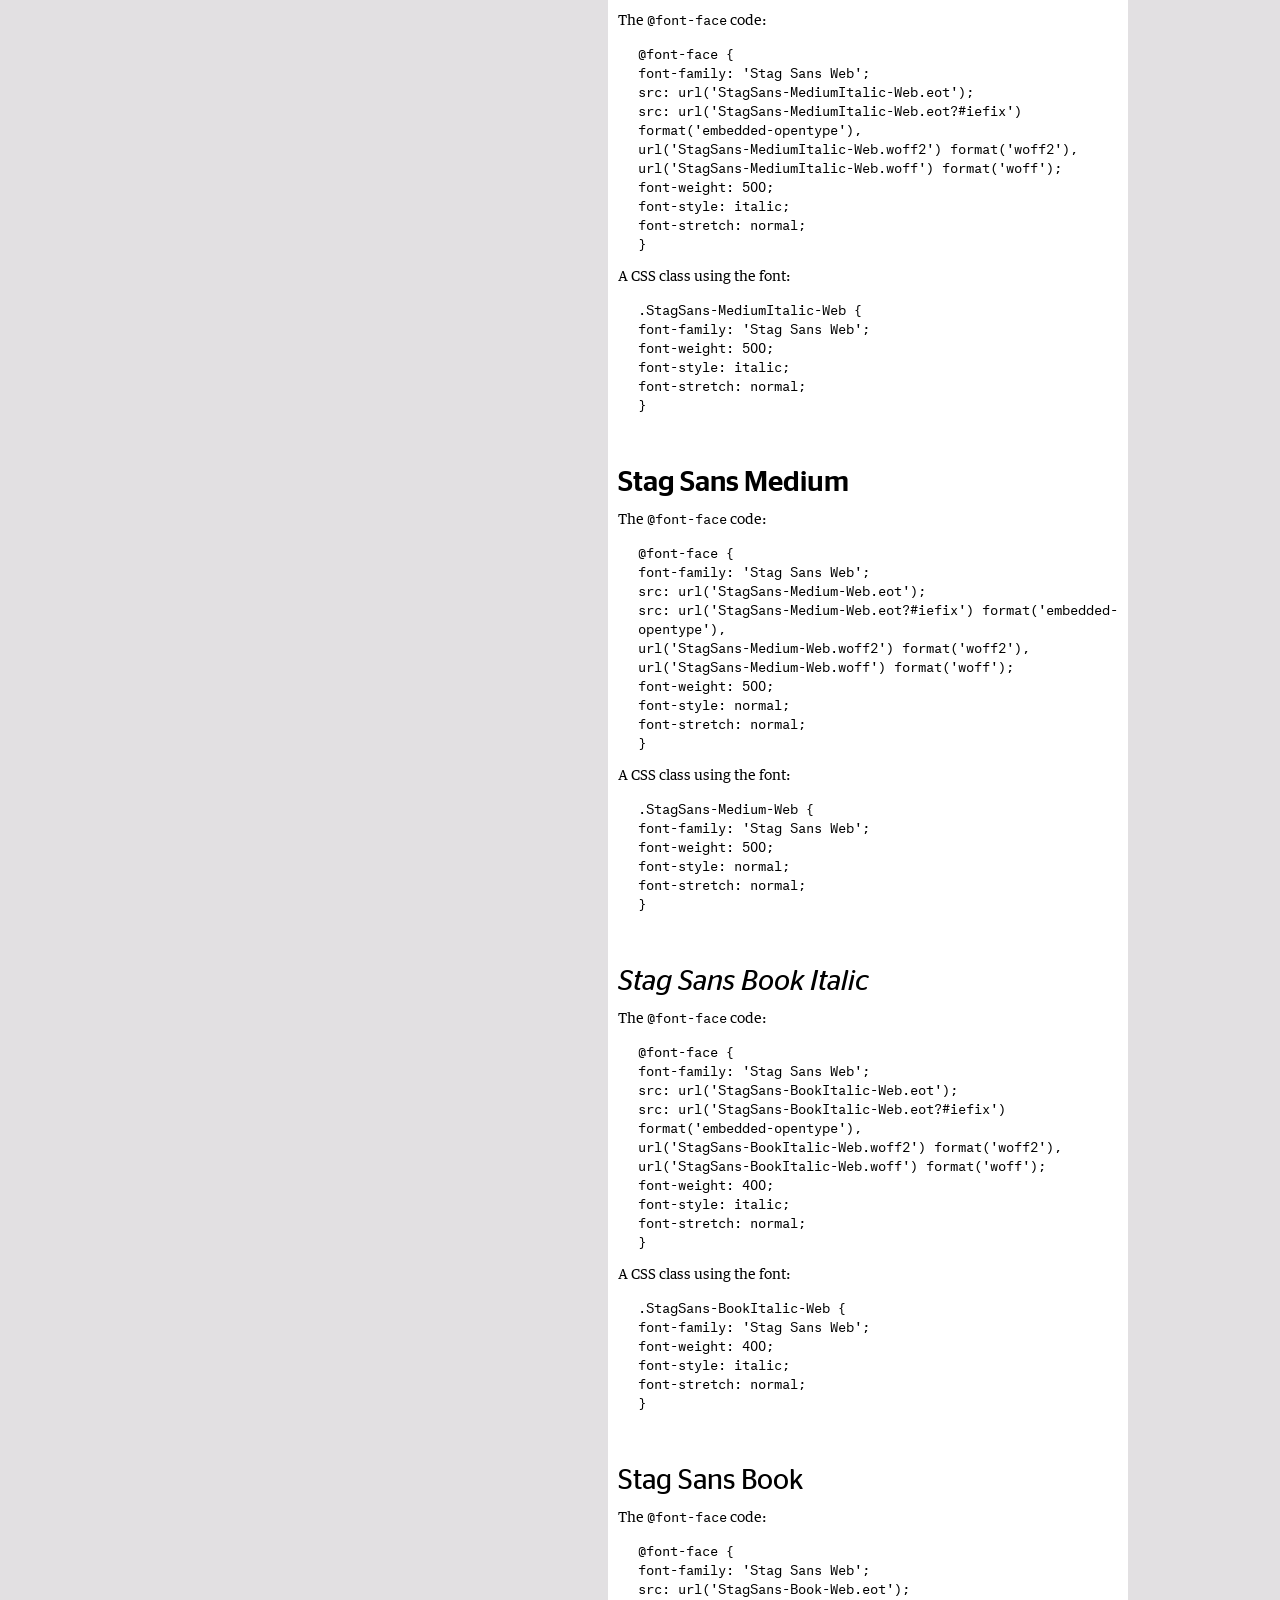
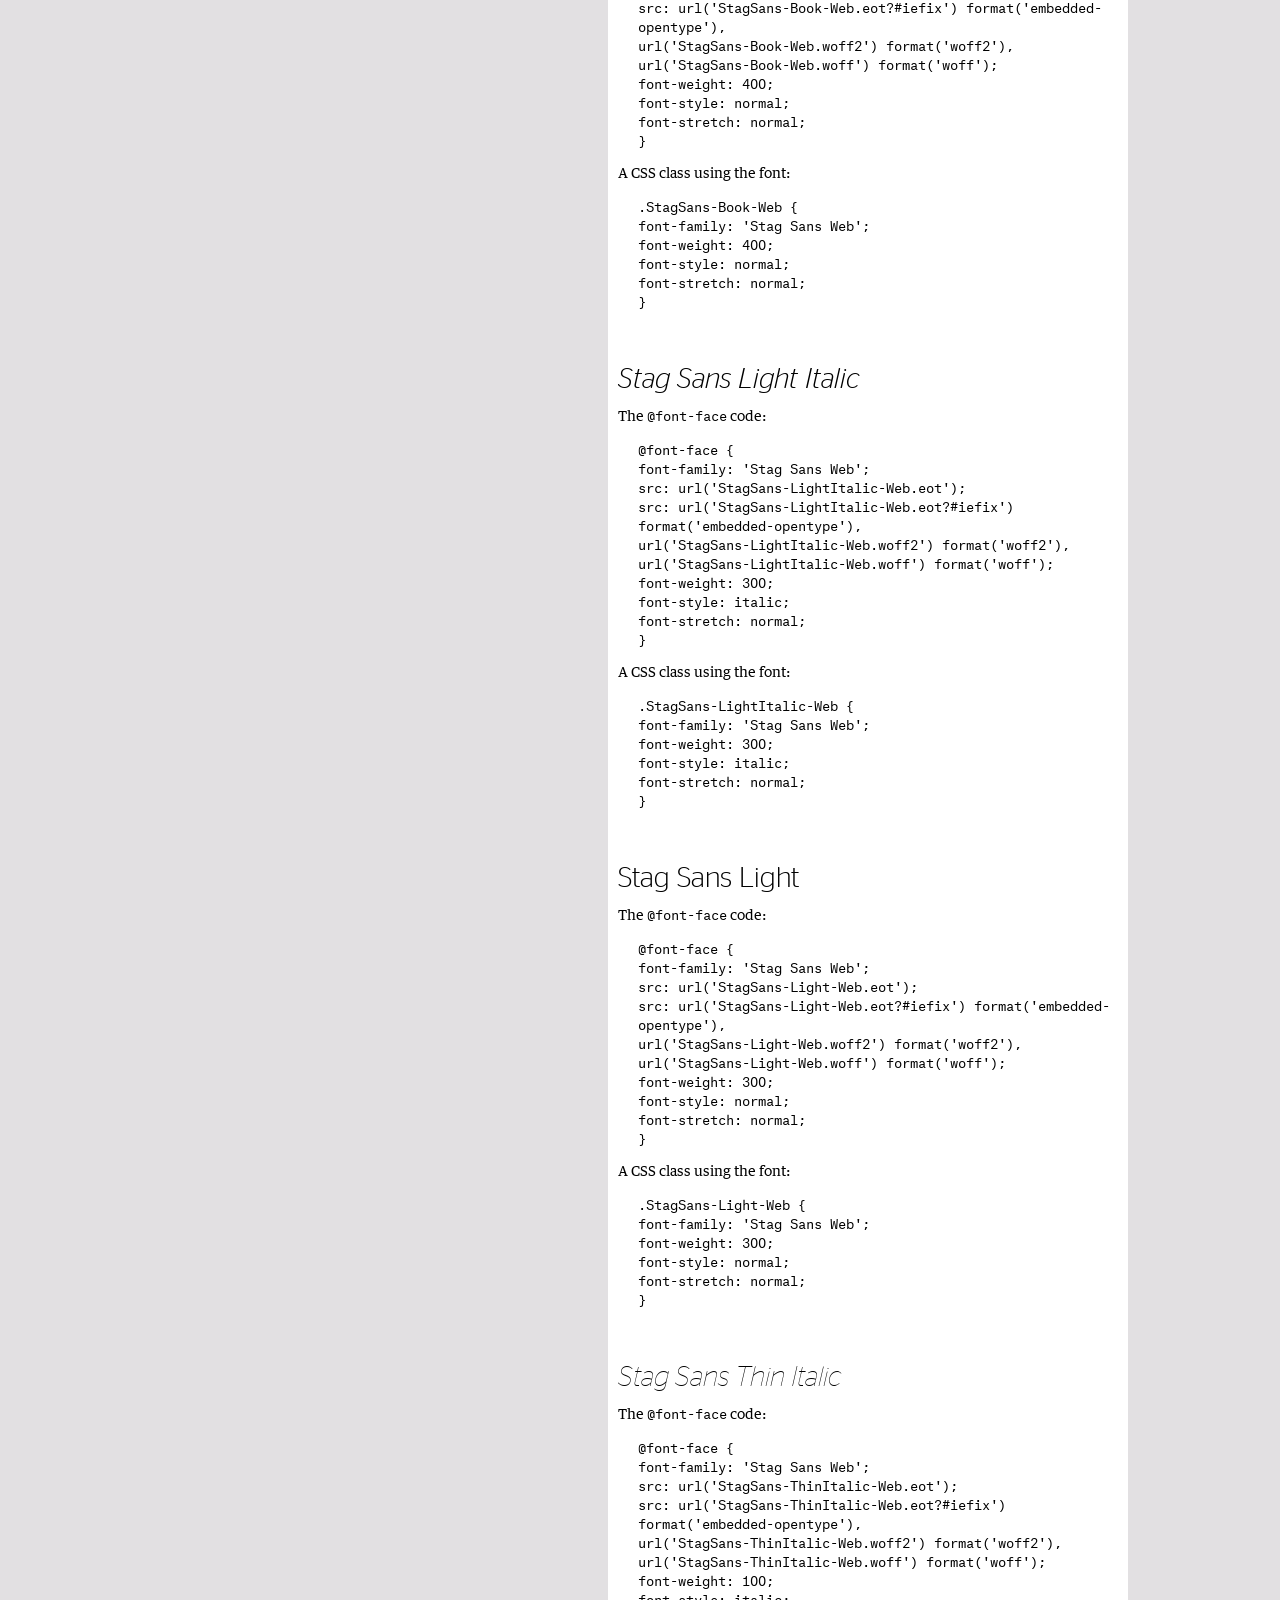
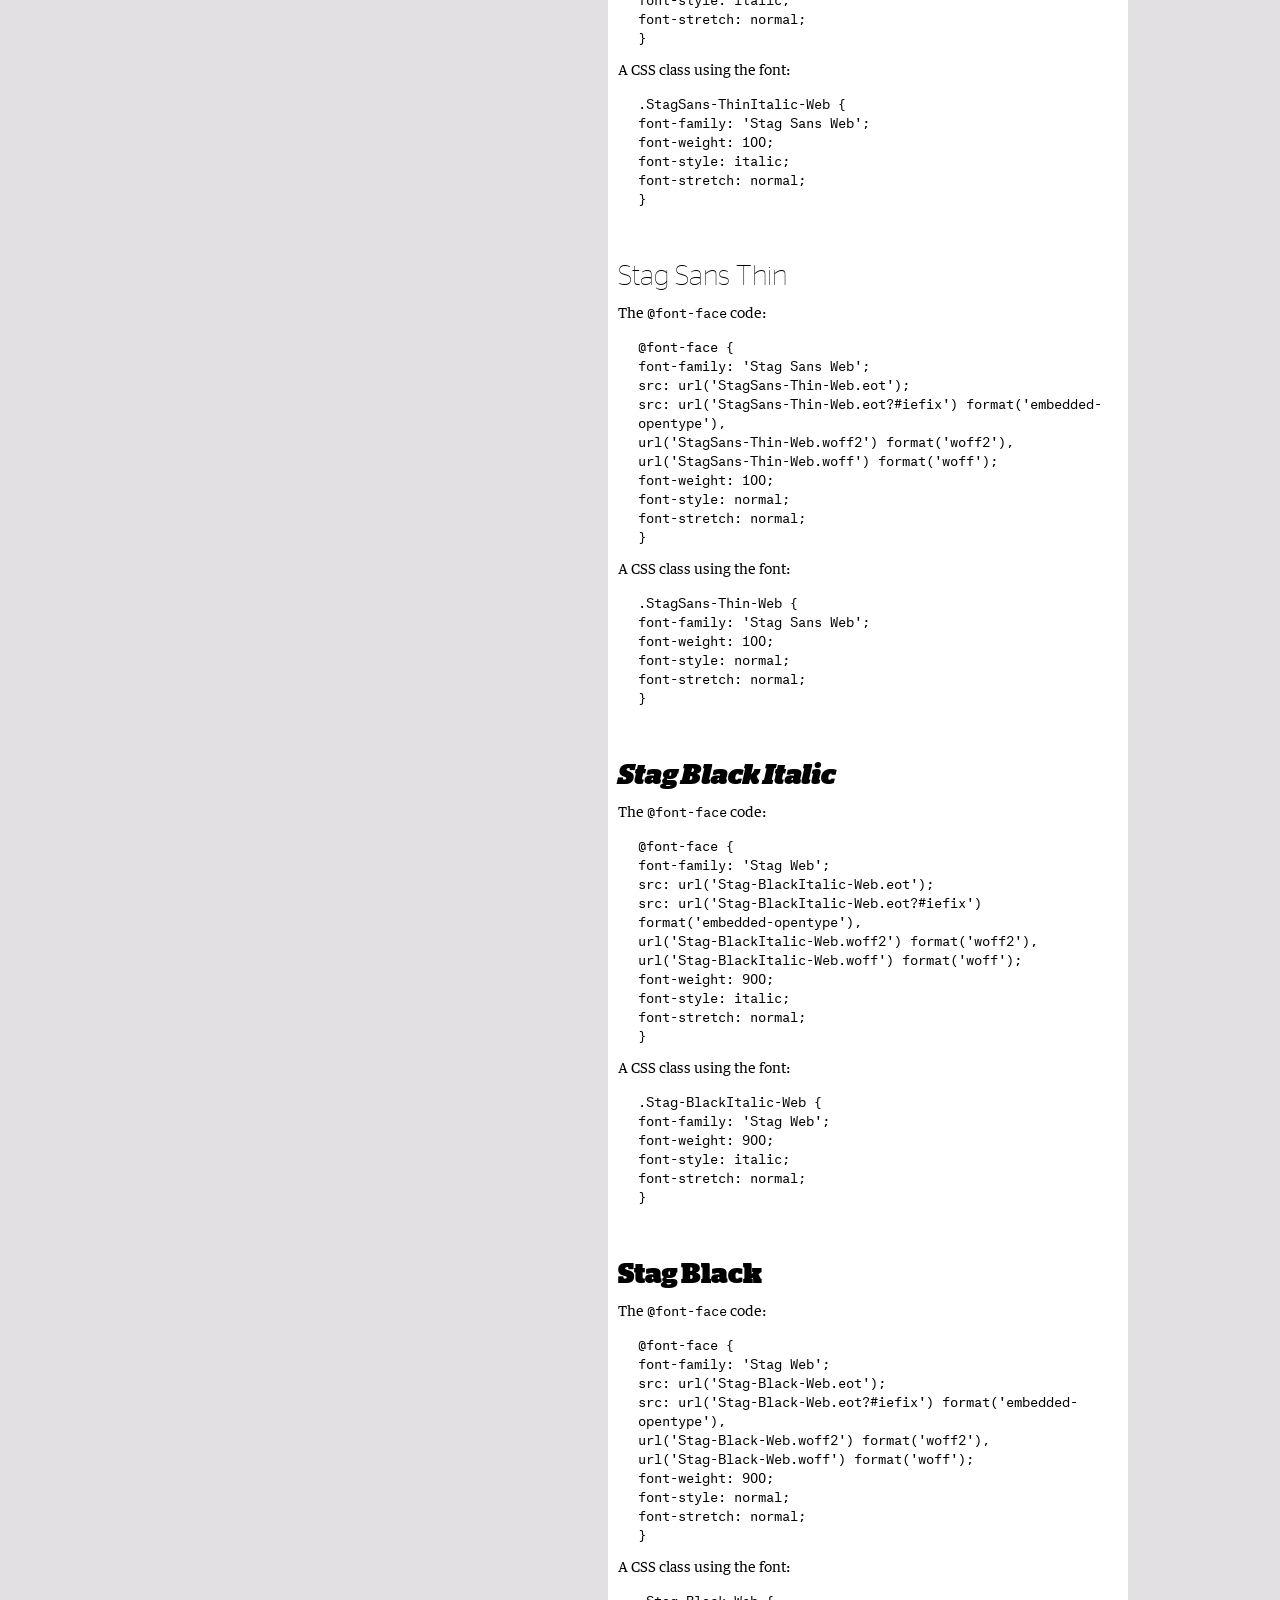
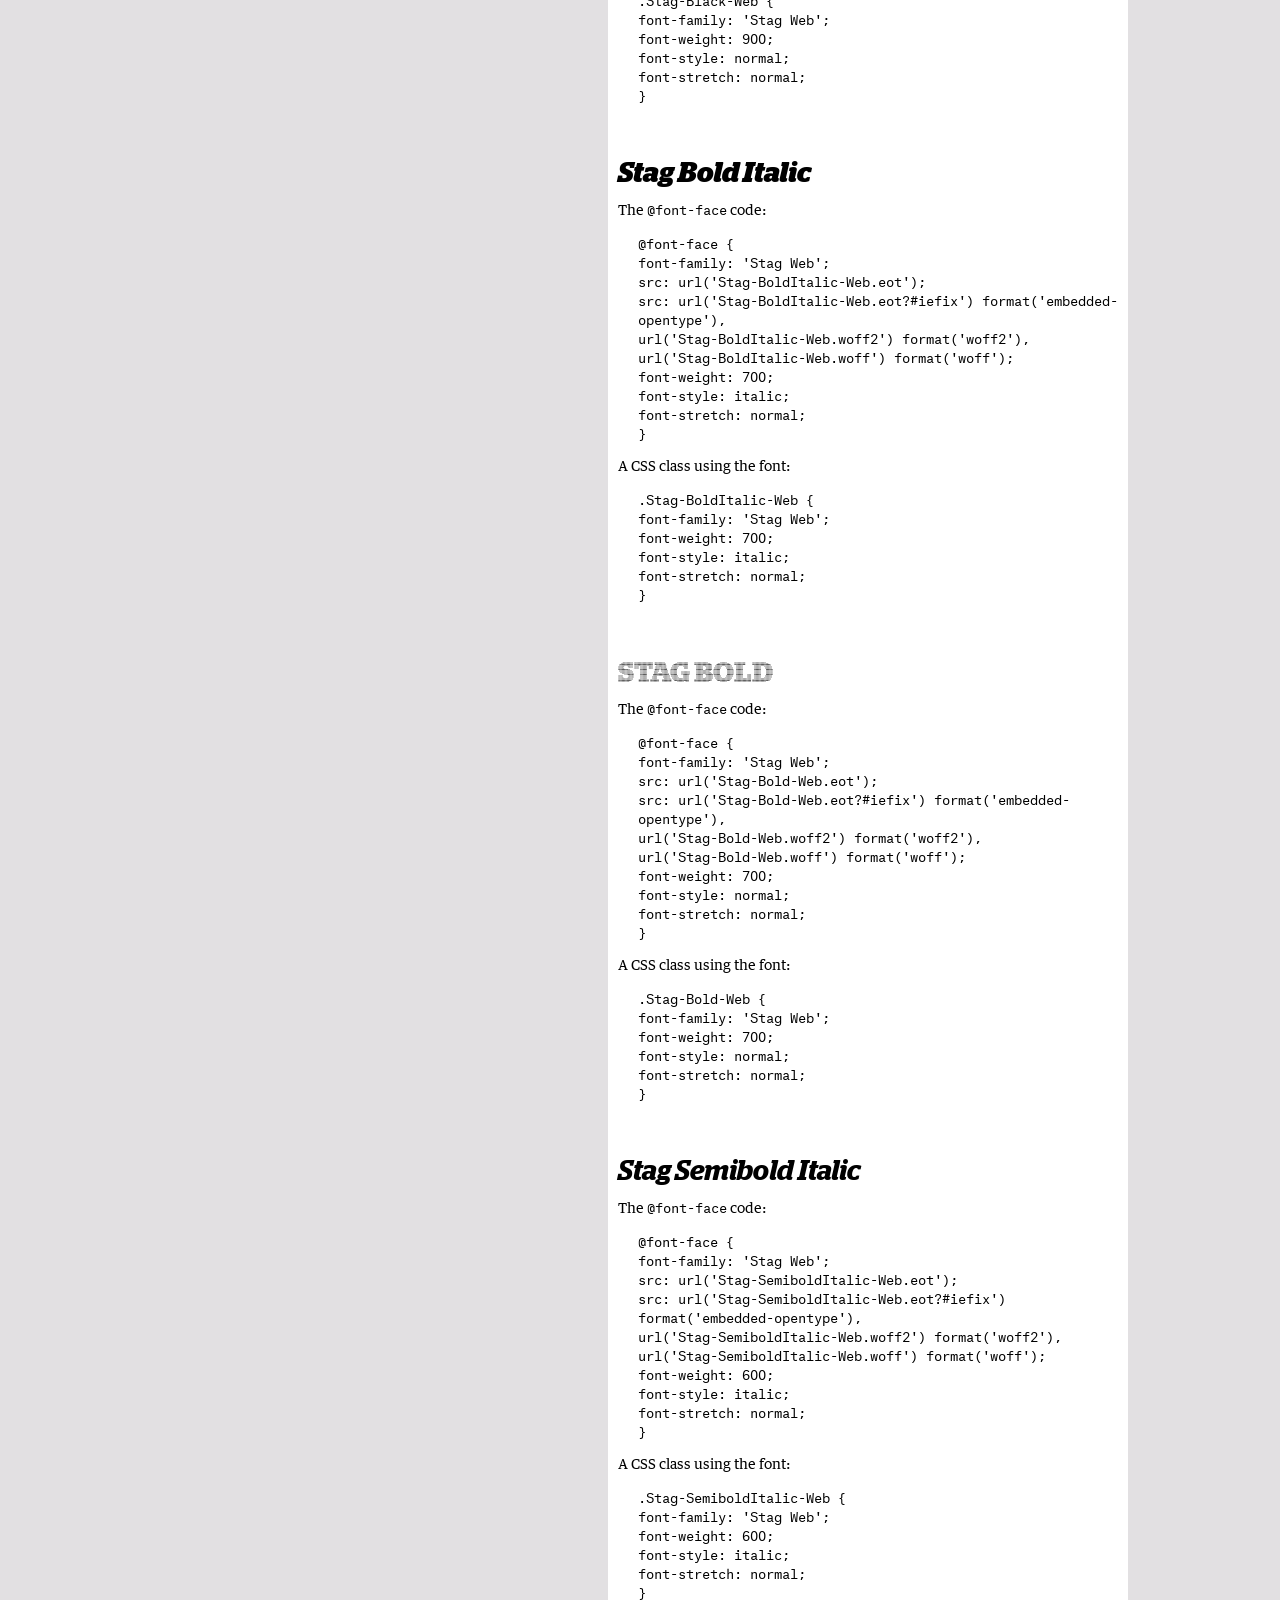
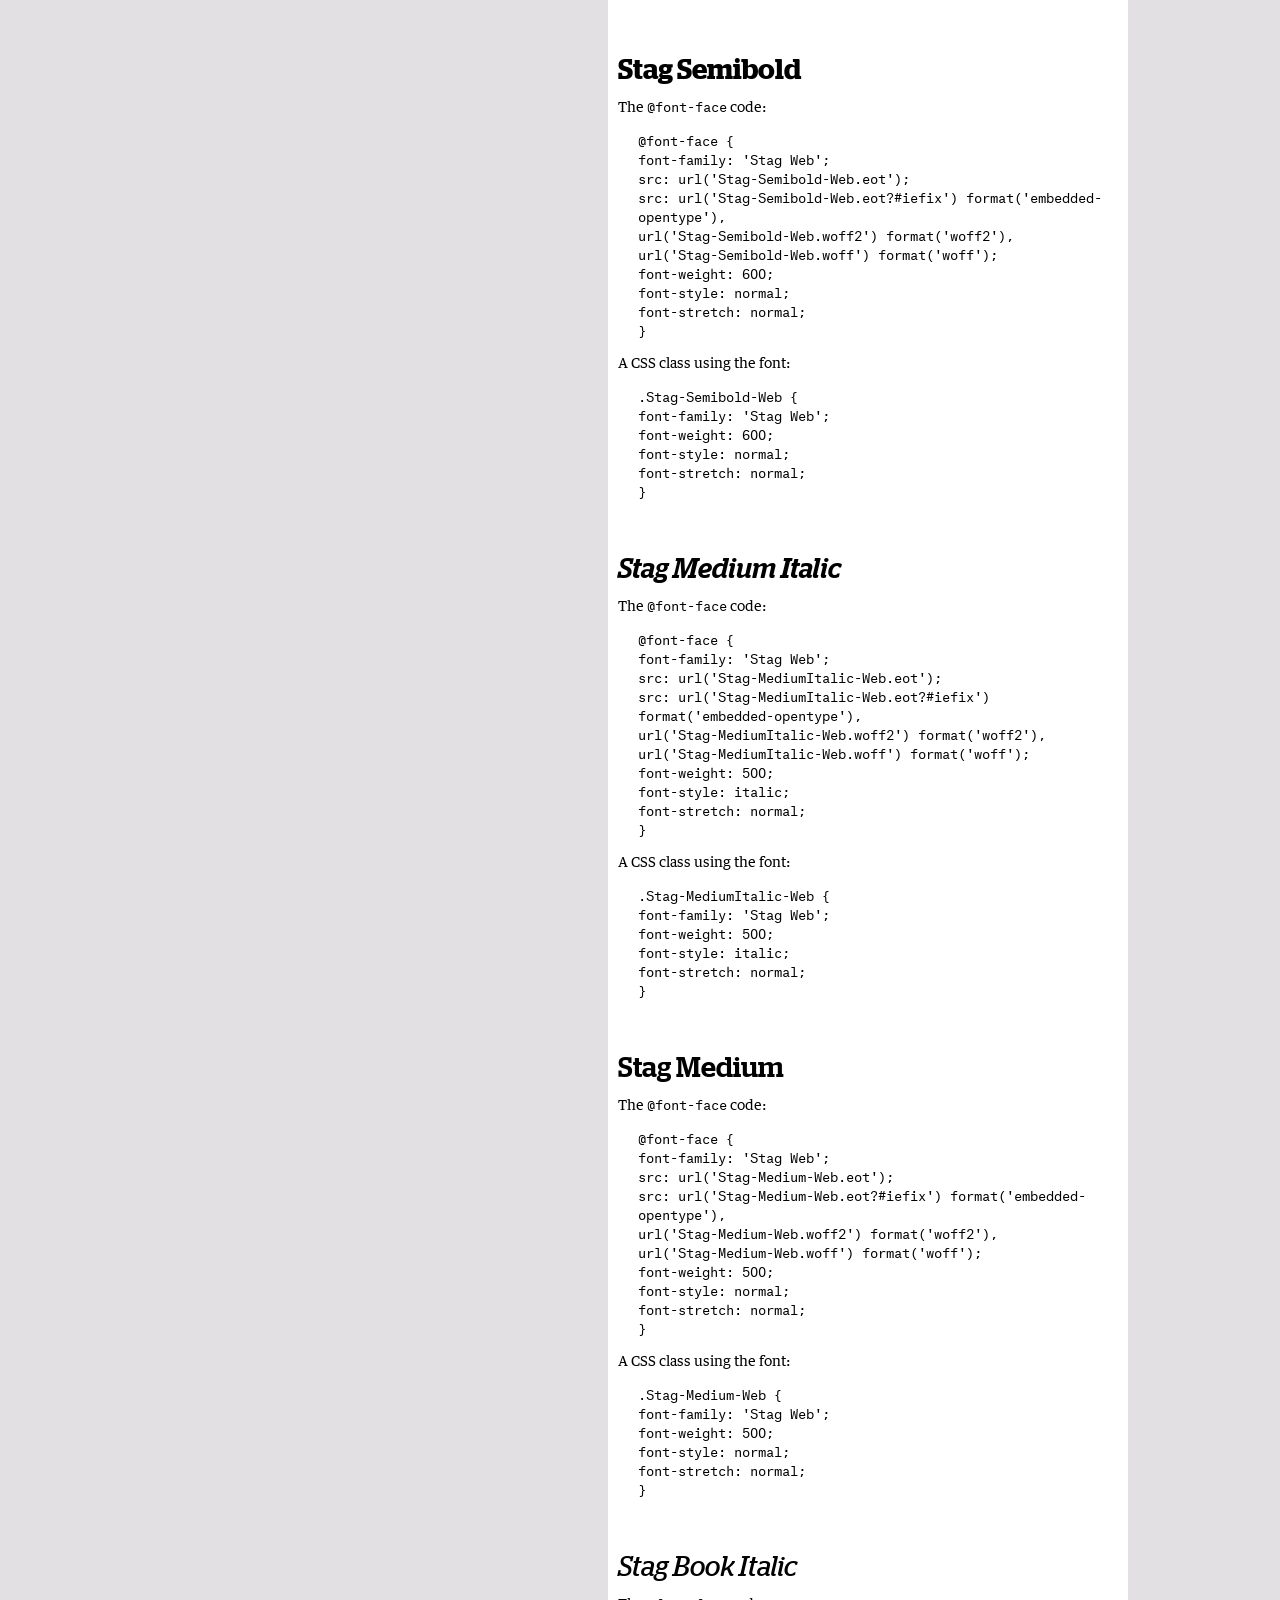
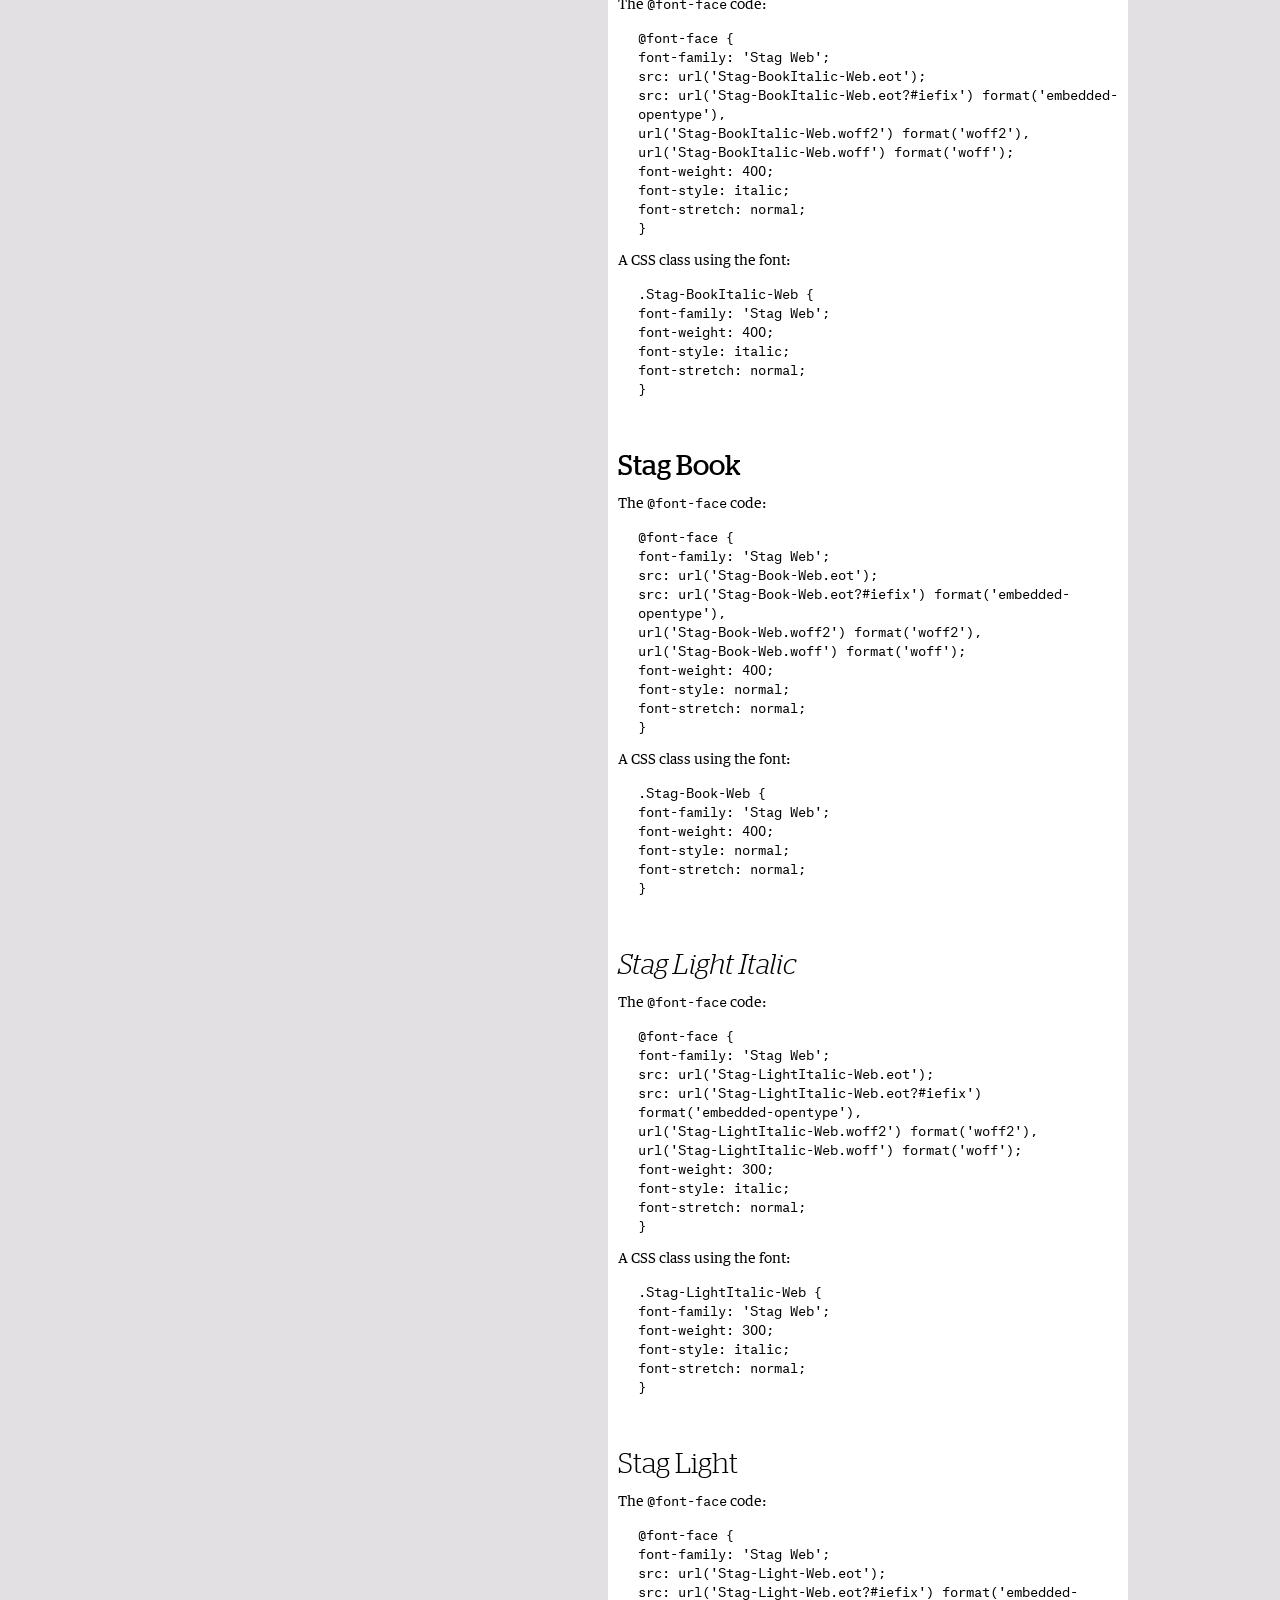
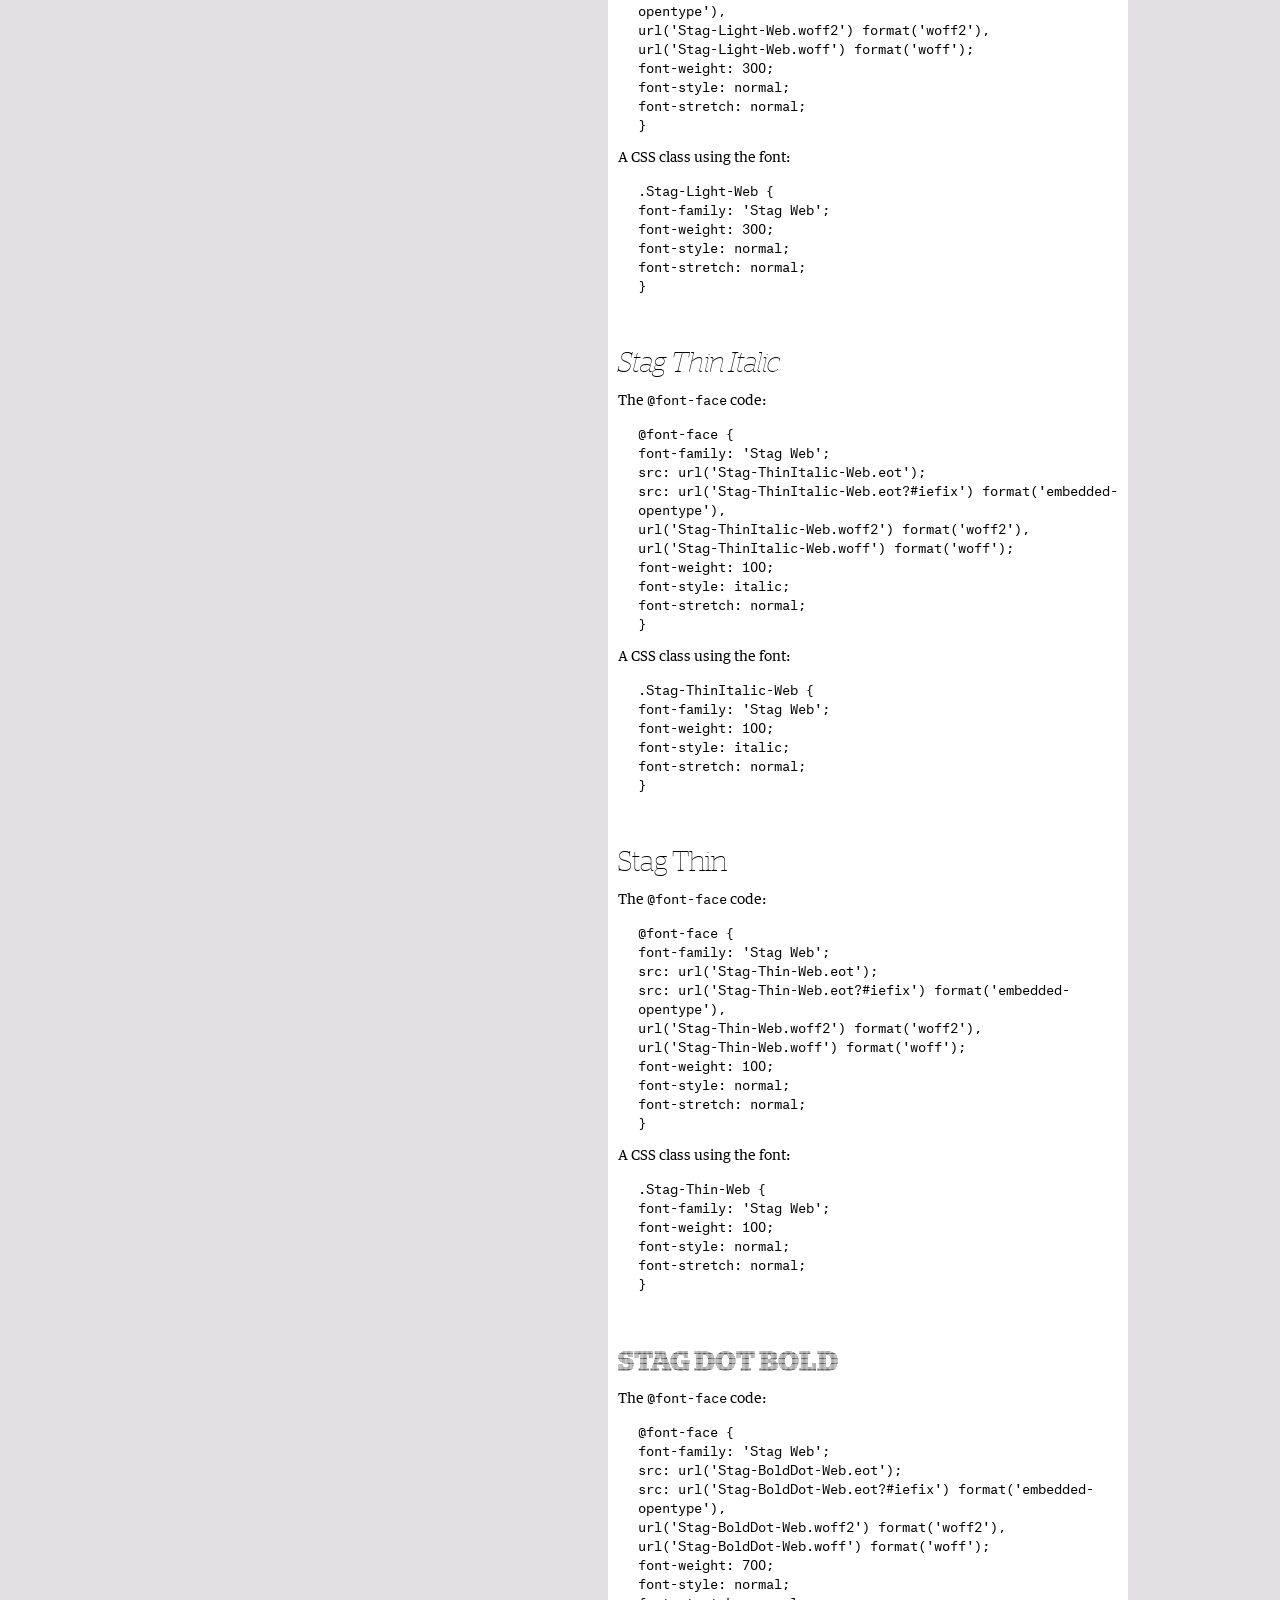
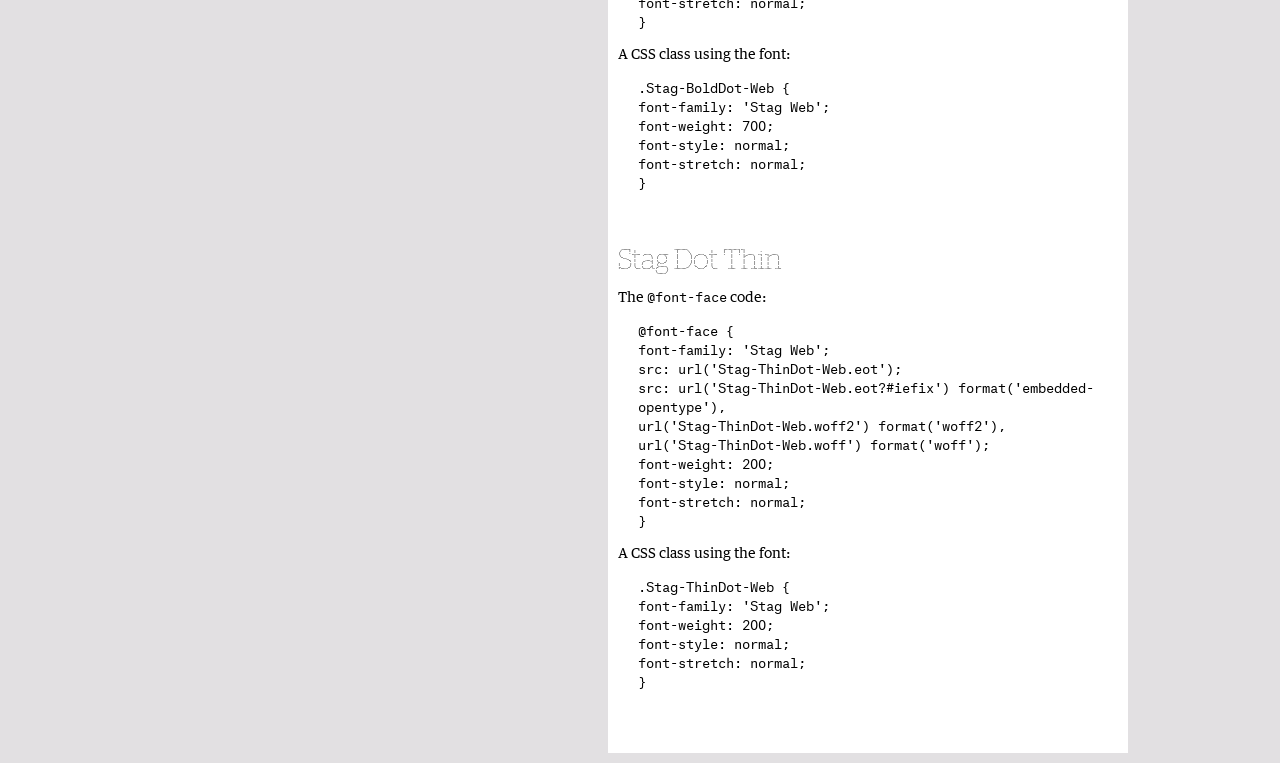
<file: assets/fonts/Stag Web (Full Font)/StagFullSuite/commercial-type-1807-RPUYFX-web/_How_To_Install_Webfonts.html>
<!DOCTYPE HTML>
<html>
	<head>
		<meta content="text/html; charset=utf-8" http-equiv="Content-Type" />
		<title>Commercial Type: Installing Web Fonts</title>
		
		<link rel="stylesheet" type="text/css" href="1807-RPUYFX.css">
		
		<style type="text/css">

			@font-face {
			  font-family: 'Commercial';
			  src: url([data-uri]) format('woff');
				font-style: normal;
				font-weight: normal;
				font-stretch: normal;
			}

			@font-face {
			font-family: 'Atlas Typewriter Web';
			src: url([data-uri]) format('woff');
				font-weight: 400;
				font-style: normal;
				font-stretch: normal;
			}
	
			@font-face {
			font-family: 'Guardian Text Egyptian Web';
			src: url([data-uri]) format('woff');
				font-weight: 400;
				font-style: normal;
				font-stretch: normal;
			}

			@font-face {
			font-family: 'Guardian Text Egyptian Web';
			src: url([data-uri]) format('woff');
				font-weight: 700;
				font-style: normal;
				font-stretch: normal;
			}
	

			body {
				background-color:#e2e0e2;
				font-family: "Guardian Text Egyptian Web", Verdana;
				font-size: 14px;
				line-height: 19px;
				font-weight: 400;
			}

			div.left {
				background-color:white;
				width: 550px;
				padding: 10px;
				margin: 10px;
				float:left;
			}
			
			div {
				background-color: white;
				padding: 0px;
				margin: 0px 0px 40px 0px;
			}

			div.right {
				background-color:transparent;
				margin: 0px 0px 0px 0px;
				width: 180px;
				float:left;
			}

			div.order {
				background-color: white;
				padding: 10px;
				margin: 10px;
				width: 500px;
			}

			div.nameplate {
				background-color:transparent;
				padding: 10px;
				margin: 0px;
                margin-bottom: 36px;
				}
			h1.nameplate {
				font-family: "Commercial";
				font-weight: normal;
				font-size: 40px;
				color:#60B6FF;
				margin: 0px;
			}

			h1 {
				font-size: 28px;
				font-weight: 600;
				line-height: 30px;
				margin: 0px;
			}
			

			h2 {
				font-size: 18px;
				font-weight: 600;
				padding: 0px 0px 10px 0px;
			}		
				
			h3 {
				font-size: 14px;
				font-weight: 600;
			}		


			a { text-decoration: none; color: #60B6FF;}
			
			
			strong { 
				font-family: 'Atlas Typewriter Web', Menlo, Monaco, monospace; 
                font-size: 13px;
				font-weight:400;
			}

			
			p.code {
				font-family: 'Atlas Typewriter Web', Menlo, Monaco, monospace; 
                font-size: 13px;
			 	padding-left: 20px;
			}

			ul {
			 	list-style: none;
			 	padding-left: 20px;
			 }



		</style>

	</head>
	<body>
	


<div class='nameplate'>
<h1 class='nameplate'><a href="http://commercialtype.com">Commercial</a></h1>
</div>

<div class="left">

	<div>
		<h1>A Quick Guide to Installing and Using Web Fonts</h1>
	</div>
	
	<!-- TABLE OF CONTENTS -->
	<div>
		<h3><a href="#Installing">Installing the fonts</a></h3>
		<h3><a href="#Tips">Tips &amp; Tricks</a></h3>
		<h3><a href="#Troubleshooting">Troubleshooting</a></h3>
		<h3><a href="#Contact">Contact</a></h3>
	</div>


<div id="Installing">
	<h2>Installing the Fonts</h2>
	<p>The zip file that you received contains all the files necessary for self-hosting web fonts. It also includes a html file showing the fonts in use, and a css file with the @font-face code.</p>

	<!-- UPLOAD THE FONTS -->
	<h3>1: Upload the fonts to your website.</h3>
	<p>We recommend keeping all the fonts and css file together in a folder.</p>

	<!-- LINK TO THE CSS -->
	<h3>2: Add a link to the css file</h3>
	<p>The @font-face declaration is what browsers use to implement the fonts. The declaration specifies the font name and lists several links to different font files which allows browsers to choose the format they need.</p>
	
	<p>The <strong>@font-face</strong> code for the fonts you ordered is included on this page, in the column on the right. It's also bundled with the fonts in a file named 1807-RPUYFX.css.

	<p>To access the fonts, simply include a link to the css file in the head of your html document.</p>
	
	<p>The link looks like this:</p>
	<p><strong>&lt;link rel="stylesheet" type="text/css" href="1807-RPUYFX.css"&gt;</strong></p>

	<p>The <strong>href</strong> is the path from the html file to the css file. You may need to fix the path depending on your file structure.</p>

	<!-- STYLE THE TEXT -->
	<h3>3: Style the text in your document.</h3>
	<p>Now that the html pages have access to the fonts, you can use the fonts to style your text.</p> 
	<p>	In your style sheets, apply the attributes:</p>
	<ul>
		<strong>
		<li>font-family</li>
		<li>font-weight</li>
		<li>font-style</li>
		</strong>
	</ul>
	<p>You can find the values for these in the <strong>@font-face</strong> code in the css file.<p>
	<p>All three are necessary to get the font working in all browsers.</p>
</div>



<div id="Tips">
<h2>Tips &amp; Tricks</h2>

	<h3>Turn on kerning:</h3>

		<p>All Commercial fonts contain kerning, but it needs to be turned on in the CSS for it to work.</p>
		<p>To turn on kerning, include the following attributes in your css.</p>

	<p class="code"><strong>
		body {<br>
		font-feature-settings: "liga", "kern";<br>
		}
		</strong></p>

		<p>We suggest including them in the <strong>body</strong> element so they apply to all text on the page</p>

	<h3>Changing Font Weights and Italics</h3>


	<p>The css supplied for each font uses the same <strong>font-family</strong> for all styles of the family. This simplifies the process of changing the font weight or italicizing text.</p>
	
	<p>To change from one font weight to another, keep the <strong>font-family</strong> the same and change the <strong>font-weight</strong> value.</p>
	
	<p>We suggest using the numerical <strong>font-weight</strong> value (<strong>100-900</strong>), but you can also use <strong>font-weight:normal;</strong> to get the <strong>400</strong> weight and <strong>font-weight:bold;</strong> to get the <strong>700</strong> weight.</p>


	<p>If you are using both a roman and an italic in your text, you can easily switch back and forth between roman and italics by changing the <strong>font-style</strong> attribute from <strong>font-style:roman;</strong> to <strong>font-style:italic;</strong></p>
	<p>Or you can use the emphasis <strong>&lt;em&gt;</strong> tag in the html to apply the italic.</p>


	<h3>What about other @font-face methods?</h3>
	<p>There are several other versions of the @font-face code that can be used to implement web fonts, like Bulletproof, Mo' Bulletproofer and Smiley (☺︎)</p>
	<p>These methods were developed in the early days of web fonts as browsers started to accept web fonts and evolved to handle unexpected behavior from some browsers.</p>
	<p>That was several years ago. These days support for web fonts have been formalized.</p> 
	<p>The <strong>@font-face</strong> code provided with the fonts is the most robust code that supports the greatest number of both modern and legacy browsers. We not only do we recommend that you use it, we use the same code on <a href="http://commercialtype.com">CommercialType.com</a></p>

</div>


<div id="Troubleshooting">
	<h2>Oh no! Something went wrong.</h2>

	<h3>Fonts aren't appearing on the site</h3>
	<p>Check on the urls to make sure they're pointing at the right place.</p>
	<p>There are two places to look:</p>
	<ul>
		<li>The <strong>link</strong> in the head of your html document that contains a href to the css file.</li>
		<li>The @font-face css code has several <strong>src:url</strong> links to the fonts.</li>
	</ul>
	<p>See that these links specify to the correct location of the files. If you've moved files around they may need to be changed.</p>
	
	

	<h3>The fonts work in some browsers, but not other browsers</h3>
	
	<p>Make sure you've specified the <strong>font-family</strong>, <strong>font-weight</strong> and <strong>font-style</strong> and that they match the values in the @font-face code.</p>

	<p>Some browsers look for the <strong>font-family</strong>, and then try to match the closest <strong>font-weight</strong> (if it can't find <strong>900</strong>, it will use <strong>700</strong> instead), but other browsers look for a perfect match of <strong>font-weight</strong> and <strong>font-family</strong> and fall back to another <strong>font-family</strong> when it can't find the <strong>font-weight</strong> it's looking for.</p>

</div>

<div id="Contact">
	<h2>Contact Us</h2>
	<h3>Still having trouble?</h3>
	<p>Email us at <a href="mailto:support@commercialtype.com">support@commercialtype.com</a></p>
	<h3>For Licensing Information, Questions, or Anything Else:</h3>
	<p><a href="mailto:info@commercialtype.com">info@commercialtype.com</a></p>
</div>


</div>

<div class="right" >

	<div class="order">
	<h2>What's Inside Order: <span style="color:#60B6FF;">1807-RPUYFX</span></h2>
	
	<h1 class="StagSans-BlackItalic-Web">Stag Sans Black Italic</h1><p>The <strong>@font-face</strong> code:</p><p class="code"><strong>
@font-face {<br/>  font-family: 'Stag Sans Web';<br/>  src: url('StagSans-BlackItalic-Web.eot');<br/>  src: url('StagSans-BlackItalic-Web.eot?#iefix') format('embedded-opentype'),<br/>       url('StagSans-BlackItalic-Web.woff2') format('woff2'),<br/>       url('StagSans-BlackItalic-Web.woff') format('woff');<br/>  font-weight:  900;<br/>  font-style:   italic;<br/>  font-stretch: normal;<br/>}</strong></p><p>A CSS class using the font:</p><p class="code"><strong>

.StagSans-BlackItalic-Web {<br/>  font-family: 'Stag Sans Web';<br/>  font-weight:  900;<br/>  font-style:   italic;<br/>  font-stretch: normal;<br/>}</strong></p><br/><br/><h1 class="StagSans-Black-Web">Stag Sans Black</h1><p>The <strong>@font-face</strong> code:</p><p class="code"><strong>
@font-face {<br/>  font-family: 'Stag Sans Web';<br/>  src: url('StagSans-Black-Web.eot');<br/>  src: url('StagSans-Black-Web.eot?#iefix') format('embedded-opentype'),<br/>       url('StagSans-Black-Web.woff2') format('woff2'),<br/>       url('StagSans-Black-Web.woff') format('woff');<br/>  font-weight:  900;<br/>  font-style:   normal;<br/>  font-stretch: normal;<br/>}</strong></p><p>A CSS class using the font:</p><p class="code"><strong>

.StagSans-Black-Web {<br/>  font-family: 'Stag Sans Web';<br/>  font-weight:  900;<br/>  font-style:   normal;<br/>  font-stretch: normal;<br/>}</strong></p><br/><br/><h1 class="StagSans-BoldItalic-Web">Stag Sans Bold Italic</h1><p>The <strong>@font-face</strong> code:</p><p class="code"><strong>
@font-face {<br/>  font-family: 'Stag Sans Web';<br/>  src: url('StagSans-BoldItalic-Web.eot');<br/>  src: url('StagSans-BoldItalic-Web.eot?#iefix') format('embedded-opentype'),<br/>       url('StagSans-BoldItalic-Web.woff2') format('woff2'),<br/>       url('StagSans-BoldItalic-Web.woff') format('woff');<br/>  font-weight:  700;<br/>  font-style:   italic;<br/>  font-stretch: normal;<br/>}</strong></p><p>A CSS class using the font:</p><p class="code"><strong>

.StagSans-BoldItalic-Web {<br/>  font-family: 'Stag Sans Web';<br/>  font-weight:  700;<br/>  font-style:   italic;<br/>  font-stretch: normal;<br/>}</strong></p><br/><br/><h1 class="StagSans-Bold-Web">Stag Sans Bold</h1><p>The <strong>@font-face</strong> code:</p><p class="code"><strong>
@font-face {<br/>  font-family: 'Stag Sans Web';<br/>  src: url('StagSans-Bold-Web.eot');<br/>  src: url('StagSans-Bold-Web.eot?#iefix') format('embedded-opentype'),<br/>       url('StagSans-Bold-Web.woff2') format('woff2'),<br/>       url('StagSans-Bold-Web.woff') format('woff');<br/>  font-weight:  700;<br/>  font-style:   normal;<br/>  font-stretch: normal;<br/>}</strong></p><p>A CSS class using the font:</p><p class="code"><strong>

.StagSans-Bold-Web {<br/>  font-family: 'Stag Sans Web';<br/>  font-weight:  700;<br/>  font-style:   normal;<br/>  font-stretch: normal;<br/>}</strong></p><br/><br/><h1 class="StagSans-SemiboldItalic-Web">Stag Sans Semibold Italic</h1><p>The <strong>@font-face</strong> code:</p><p class="code"><strong>
@font-face {<br/>  font-family: 'Stag Sans Web';<br/>  src: url('StagSans-SemiboldItalic-Web.eot');<br/>  src: url('StagSans-SemiboldItalic-Web.eot?#iefix') format('embedded-opentype'),<br/>       url('StagSans-SemiboldItalic-Web.woff2') format('woff2'),<br/>       url('StagSans-SemiboldItalic-Web.woff') format('woff');<br/>  font-weight:  600;<br/>  font-style:   italic;<br/>  font-stretch: normal;<br/>}</strong></p><p>A CSS class using the font:</p><p class="code"><strong>

.StagSans-SemiboldItalic-Web {<br/>  font-family: 'Stag Sans Web';<br/>  font-weight:  600;<br/>  font-style:   italic;<br/>  font-stretch: normal;<br/>}</strong></p><br/><br/><h1 class="StagSans-Semibold-Web">Stag Sans Semibold</h1><p>The <strong>@font-face</strong> code:</p><p class="code"><strong>
@font-face {<br/>  font-family: 'Stag Sans Web';<br/>  src: url('StagSans-Semibold-Web.eot');<br/>  src: url('StagSans-Semibold-Web.eot?#iefix') format('embedded-opentype'),<br/>       url('StagSans-Semibold-Web.woff2') format('woff2'),<br/>       url('StagSans-Semibold-Web.woff') format('woff');<br/>  font-weight:  600;<br/>  font-style:   normal;<br/>  font-stretch: normal;<br/>}</strong></p><p>A CSS class using the font:</p><p class="code"><strong>

.StagSans-Semibold-Web {<br/>  font-family: 'Stag Sans Web';<br/>  font-weight:  600;<br/>  font-style:   normal;<br/>  font-stretch: normal;<br/>}</strong></p><br/><br/><h1 class="StagSans-MediumItalic-Web">Stag Sans Medium Italic</h1><p>The <strong>@font-face</strong> code:</p><p class="code"><strong>
@font-face {<br/>  font-family: 'Stag Sans Web';<br/>  src: url('StagSans-MediumItalic-Web.eot');<br/>  src: url('StagSans-MediumItalic-Web.eot?#iefix') format('embedded-opentype'),<br/>       url('StagSans-MediumItalic-Web.woff2') format('woff2'),<br/>       url('StagSans-MediumItalic-Web.woff') format('woff');<br/>  font-weight:  500;<br/>  font-style:   italic;<br/>  font-stretch: normal;<br/>}</strong></p><p>A CSS class using the font:</p><p class="code"><strong>

.StagSans-MediumItalic-Web {<br/>  font-family: 'Stag Sans Web';<br/>  font-weight:  500;<br/>  font-style:   italic;<br/>  font-stretch: normal;<br/>}</strong></p><br/><br/><h1 class="StagSans-Medium-Web">Stag Sans Medium</h1><p>The <strong>@font-face</strong> code:</p><p class="code"><strong>
@font-face {<br/>  font-family: 'Stag Sans Web';<br/>  src: url('StagSans-Medium-Web.eot');<br/>  src: url('StagSans-Medium-Web.eot?#iefix') format('embedded-opentype'),<br/>       url('StagSans-Medium-Web.woff2') format('woff2'),<br/>       url('StagSans-Medium-Web.woff') format('woff');<br/>  font-weight:  500;<br/>  font-style:   normal;<br/>  font-stretch: normal;<br/>}</strong></p><p>A CSS class using the font:</p><p class="code"><strong>

.StagSans-Medium-Web {<br/>  font-family: 'Stag Sans Web';<br/>  font-weight:  500;<br/>  font-style:   normal;<br/>  font-stretch: normal;<br/>}</strong></p><br/><br/><h1 class="StagSans-BookItalic-Web">Stag Sans Book Italic</h1><p>The <strong>@font-face</strong> code:</p><p class="code"><strong>
@font-face {<br/>  font-family: 'Stag Sans Web';<br/>  src: url('StagSans-BookItalic-Web.eot');<br/>  src: url('StagSans-BookItalic-Web.eot?#iefix') format('embedded-opentype'),<br/>       url('StagSans-BookItalic-Web.woff2') format('woff2'),<br/>       url('StagSans-BookItalic-Web.woff') format('woff');<br/>  font-weight:  400;<br/>  font-style:   italic;<br/>  font-stretch: normal;<br/>}</strong></p><p>A CSS class using the font:</p><p class="code"><strong>

.StagSans-BookItalic-Web {<br/>  font-family: 'Stag Sans Web';<br/>  font-weight:  400;<br/>  font-style:   italic;<br/>  font-stretch: normal;<br/>}</strong></p><br/><br/><h1 class="StagSans-Book-Web">Stag Sans Book</h1><p>The <strong>@font-face</strong> code:</p><p class="code"><strong>
@font-face {<br/>  font-family: 'Stag Sans Web';<br/>  src: url('StagSans-Book-Web.eot');<br/>  src: url('StagSans-Book-Web.eot?#iefix') format('embedded-opentype'),<br/>       url('StagSans-Book-Web.woff2') format('woff2'),<br/>       url('StagSans-Book-Web.woff') format('woff');<br/>  font-weight:  400;<br/>  font-style:   normal;<br/>  font-stretch: normal;<br/>}</strong></p><p>A CSS class using the font:</p><p class="code"><strong>

.StagSans-Book-Web {<br/>  font-family: 'Stag Sans Web';<br/>  font-weight:  400;<br/>  font-style:   normal;<br/>  font-stretch: normal;<br/>}</strong></p><br/><br/><h1 class="StagSans-LightItalic-Web">Stag Sans Light Italic</h1><p>The <strong>@font-face</strong> code:</p><p class="code"><strong>
@font-face {<br/>  font-family: 'Stag Sans Web';<br/>  src: url('StagSans-LightItalic-Web.eot');<br/>  src: url('StagSans-LightItalic-Web.eot?#iefix') format('embedded-opentype'),<br/>       url('StagSans-LightItalic-Web.woff2') format('woff2'),<br/>       url('StagSans-LightItalic-Web.woff') format('woff');<br/>  font-weight:  300;<br/>  font-style:   italic;<br/>  font-stretch: normal;<br/>}</strong></p><p>A CSS class using the font:</p><p class="code"><strong>

.StagSans-LightItalic-Web {<br/>  font-family: 'Stag Sans Web';<br/>  font-weight:  300;<br/>  font-style:   italic;<br/>  font-stretch: normal;<br/>}</strong></p><br/><br/><h1 class="StagSans-Light-Web">Stag Sans Light</h1><p>The <strong>@font-face</strong> code:</p><p class="code"><strong>
@font-face {<br/>  font-family: 'Stag Sans Web';<br/>  src: url('StagSans-Light-Web.eot');<br/>  src: url('StagSans-Light-Web.eot?#iefix') format('embedded-opentype'),<br/>       url('StagSans-Light-Web.woff2') format('woff2'),<br/>       url('StagSans-Light-Web.woff') format('woff');<br/>  font-weight:  300;<br/>  font-style:   normal;<br/>  font-stretch: normal;<br/>}</strong></p><p>A CSS class using the font:</p><p class="code"><strong>

.StagSans-Light-Web {<br/>  font-family: 'Stag Sans Web';<br/>  font-weight:  300;<br/>  font-style:   normal;<br/>  font-stretch: normal;<br/>}</strong></p><br/><br/><h1 class="StagSans-ThinItalic-Web">Stag Sans Thin Italic</h1><p>The <strong>@font-face</strong> code:</p><p class="code"><strong>
@font-face {<br/>  font-family: 'Stag Sans Web';<br/>  src: url('StagSans-ThinItalic-Web.eot');<br/>  src: url('StagSans-ThinItalic-Web.eot?#iefix') format('embedded-opentype'),<br/>       url('StagSans-ThinItalic-Web.woff2') format('woff2'),<br/>       url('StagSans-ThinItalic-Web.woff') format('woff');<br/>  font-weight:  100;<br/>  font-style:   italic;<br/>  font-stretch: normal;<br/>}</strong></p><p>A CSS class using the font:</p><p class="code"><strong>

.StagSans-ThinItalic-Web {<br/>  font-family: 'Stag Sans Web';<br/>  font-weight:  100;<br/>  font-style:   italic;<br/>  font-stretch: normal;<br/>}</strong></p><br/><br/><h1 class="StagSans-Thin-Web">Stag Sans Thin</h1><p>The <strong>@font-face</strong> code:</p><p class="code"><strong>
@font-face {<br/>  font-family: 'Stag Sans Web';<br/>  src: url('StagSans-Thin-Web.eot');<br/>  src: url('StagSans-Thin-Web.eot?#iefix') format('embedded-opentype'),<br/>       url('StagSans-Thin-Web.woff2') format('woff2'),<br/>       url('StagSans-Thin-Web.woff') format('woff');<br/>  font-weight:  100;<br/>  font-style:   normal;<br/>  font-stretch: normal;<br/>}</strong></p><p>A CSS class using the font:</p><p class="code"><strong>

.StagSans-Thin-Web {<br/>  font-family: 'Stag Sans Web';<br/>  font-weight:  100;<br/>  font-style:   normal;<br/>  font-stretch: normal;<br/>}</strong></p><br/><br/><h1 class="Stag-BlackItalic-Web">Stag Black Italic</h1><p>The <strong>@font-face</strong> code:</p><p class="code"><strong>
@font-face {<br/>  font-family: 'Stag Web';<br/>  src: url('Stag-BlackItalic-Web.eot');<br/>  src: url('Stag-BlackItalic-Web.eot?#iefix') format('embedded-opentype'),<br/>       url('Stag-BlackItalic-Web.woff2') format('woff2'),<br/>       url('Stag-BlackItalic-Web.woff') format('woff');<br/>  font-weight:  900;<br/>  font-style:   italic;<br/>  font-stretch: normal;<br/>}</strong></p><p>A CSS class using the font:</p><p class="code"><strong>

.Stag-BlackItalic-Web {<br/>  font-family: 'Stag Web';<br/>  font-weight:  900;<br/>  font-style:   italic;<br/>  font-stretch: normal;<br/>}</strong></p><br/><br/><h1 class="Stag-Black-Web">Stag Black</h1><p>The <strong>@font-face</strong> code:</p><p class="code"><strong>
@font-face {<br/>  font-family: 'Stag Web';<br/>  src: url('Stag-Black-Web.eot');<br/>  src: url('Stag-Black-Web.eot?#iefix') format('embedded-opentype'),<br/>       url('Stag-Black-Web.woff2') format('woff2'),<br/>       url('Stag-Black-Web.woff') format('woff');<br/>  font-weight:  900;<br/>  font-style:   normal;<br/>  font-stretch: normal;<br/>}</strong></p><p>A CSS class using the font:</p><p class="code"><strong>

.Stag-Black-Web {<br/>  font-family: 'Stag Web';<br/>  font-weight:  900;<br/>  font-style:   normal;<br/>  font-stretch: normal;<br/>}</strong></p><br/><br/><h1 class="Stag-BoldItalic-Web">Stag Bold Italic</h1><p>The <strong>@font-face</strong> code:</p><p class="code"><strong>
@font-face {<br/>  font-family: 'Stag Web';<br/>  src: url('Stag-BoldItalic-Web.eot');<br/>  src: url('Stag-BoldItalic-Web.eot?#iefix') format('embedded-opentype'),<br/>       url('Stag-BoldItalic-Web.woff2') format('woff2'),<br/>       url('Stag-BoldItalic-Web.woff') format('woff');<br/>  font-weight:  700;<br/>  font-style:   italic;<br/>  font-stretch: normal;<br/>}</strong></p><p>A CSS class using the font:</p><p class="code"><strong>

.Stag-BoldItalic-Web {<br/>  font-family: 'Stag Web';<br/>  font-weight:  700;<br/>  font-style:   italic;<br/>  font-stretch: normal;<br/>}</strong></p><br/><br/><h1 class="Stag-Bold-Web">Stag Bold</h1><p>The <strong>@font-face</strong> code:</p><p class="code"><strong>
@font-face {<br/>  font-family: 'Stag Web';<br/>  src: url('Stag-Bold-Web.eot');<br/>  src: url('Stag-Bold-Web.eot?#iefix') format('embedded-opentype'),<br/>       url('Stag-Bold-Web.woff2') format('woff2'),<br/>       url('Stag-Bold-Web.woff') format('woff');<br/>  font-weight:  700;<br/>  font-style:   normal;<br/>  font-stretch: normal;<br/>}</strong></p><p>A CSS class using the font:</p><p class="code"><strong>

.Stag-Bold-Web {<br/>  font-family: 'Stag Web';<br/>  font-weight:  700;<br/>  font-style:   normal;<br/>  font-stretch: normal;<br/>}</strong></p><br/><br/><h1 class="Stag-SemiboldItalic-Web">Stag Semibold Italic</h1><p>The <strong>@font-face</strong> code:</p><p class="code"><strong>
@font-face {<br/>  font-family: 'Stag Web';<br/>  src: url('Stag-SemiboldItalic-Web.eot');<br/>  src: url('Stag-SemiboldItalic-Web.eot?#iefix') format('embedded-opentype'),<br/>       url('Stag-SemiboldItalic-Web.woff2') format('woff2'),<br/>       url('Stag-SemiboldItalic-Web.woff') format('woff');<br/>  font-weight:  600;<br/>  font-style:   italic;<br/>  font-stretch: normal;<br/>}</strong></p><p>A CSS class using the font:</p><p class="code"><strong>

.Stag-SemiboldItalic-Web {<br/>  font-family: 'Stag Web';<br/>  font-weight:  600;<br/>  font-style:   italic;<br/>  font-stretch: normal;<br/>}</strong></p><br/><br/><h1 class="Stag-Semibold-Web">Stag Semibold</h1><p>The <strong>@font-face</strong> code:</p><p class="code"><strong>
@font-face {<br/>  font-family: 'Stag Web';<br/>  src: url('Stag-Semibold-Web.eot');<br/>  src: url('Stag-Semibold-Web.eot?#iefix') format('embedded-opentype'),<br/>       url('Stag-Semibold-Web.woff2') format('woff2'),<br/>       url('Stag-Semibold-Web.woff') format('woff');<br/>  font-weight:  600;<br/>  font-style:   normal;<br/>  font-stretch: normal;<br/>}</strong></p><p>A CSS class using the font:</p><p class="code"><strong>

.Stag-Semibold-Web {<br/>  font-family: 'Stag Web';<br/>  font-weight:  600;<br/>  font-style:   normal;<br/>  font-stretch: normal;<br/>}</strong></p><br/><br/><h1 class="Stag-MediumItalic-Web">Stag Medium Italic</h1><p>The <strong>@font-face</strong> code:</p><p class="code"><strong>
@font-face {<br/>  font-family: 'Stag Web';<br/>  src: url('Stag-MediumItalic-Web.eot');<br/>  src: url('Stag-MediumItalic-Web.eot?#iefix') format('embedded-opentype'),<br/>       url('Stag-MediumItalic-Web.woff2') format('woff2'),<br/>       url('Stag-MediumItalic-Web.woff') format('woff');<br/>  font-weight:  500;<br/>  font-style:   italic;<br/>  font-stretch: normal;<br/>}</strong></p><p>A CSS class using the font:</p><p class="code"><strong>

.Stag-MediumItalic-Web {<br/>  font-family: 'Stag Web';<br/>  font-weight:  500;<br/>  font-style:   italic;<br/>  font-stretch: normal;<br/>}</strong></p><br/><br/><h1 class="Stag-Medium-Web">Stag Medium</h1><p>The <strong>@font-face</strong> code:</p><p class="code"><strong>
@font-face {<br/>  font-family: 'Stag Web';<br/>  src: url('Stag-Medium-Web.eot');<br/>  src: url('Stag-Medium-Web.eot?#iefix') format('embedded-opentype'),<br/>       url('Stag-Medium-Web.woff2') format('woff2'),<br/>       url('Stag-Medium-Web.woff') format('woff');<br/>  font-weight:  500;<br/>  font-style:   normal;<br/>  font-stretch: normal;<br/>}</strong></p><p>A CSS class using the font:</p><p class="code"><strong>

.Stag-Medium-Web {<br/>  font-family: 'Stag Web';<br/>  font-weight:  500;<br/>  font-style:   normal;<br/>  font-stretch: normal;<br/>}</strong></p><br/><br/><h1 class="Stag-BookItalic-Web">Stag Book Italic</h1><p>The <strong>@font-face</strong> code:</p><p class="code"><strong>
@font-face {<br/>  font-family: 'Stag Web';<br/>  src: url('Stag-BookItalic-Web.eot');<br/>  src: url('Stag-BookItalic-Web.eot?#iefix') format('embedded-opentype'),<br/>       url('Stag-BookItalic-Web.woff2') format('woff2'),<br/>       url('Stag-BookItalic-Web.woff') format('woff');<br/>  font-weight:  400;<br/>  font-style:   italic;<br/>  font-stretch: normal;<br/>}</strong></p><p>A CSS class using the font:</p><p class="code"><strong>

.Stag-BookItalic-Web {<br/>  font-family: 'Stag Web';<br/>  font-weight:  400;<br/>  font-style:   italic;<br/>  font-stretch: normal;<br/>}</strong></p><br/><br/><h1 class="Stag-Book-Web">Stag Book</h1><p>The <strong>@font-face</strong> code:</p><p class="code"><strong>
@font-face {<br/>  font-family: 'Stag Web';<br/>  src: url('Stag-Book-Web.eot');<br/>  src: url('Stag-Book-Web.eot?#iefix') format('embedded-opentype'),<br/>       url('Stag-Book-Web.woff2') format('woff2'),<br/>       url('Stag-Book-Web.woff') format('woff');<br/>  font-weight:  400;<br/>  font-style:   normal;<br/>  font-stretch: normal;<br/>}</strong></p><p>A CSS class using the font:</p><p class="code"><strong>

.Stag-Book-Web {<br/>  font-family: 'Stag Web';<br/>  font-weight:  400;<br/>  font-style:   normal;<br/>  font-stretch: normal;<br/>}</strong></p><br/><br/><h1 class="Stag-LightItalic-Web">Stag Light Italic</h1><p>The <strong>@font-face</strong> code:</p><p class="code"><strong>
@font-face {<br/>  font-family: 'Stag Web';<br/>  src: url('Stag-LightItalic-Web.eot');<br/>  src: url('Stag-LightItalic-Web.eot?#iefix') format('embedded-opentype'),<br/>       url('Stag-LightItalic-Web.woff2') format('woff2'),<br/>       url('Stag-LightItalic-Web.woff') format('woff');<br/>  font-weight:  300;<br/>  font-style:   italic;<br/>  font-stretch: normal;<br/>}</strong></p><p>A CSS class using the font:</p><p class="code"><strong>

.Stag-LightItalic-Web {<br/>  font-family: 'Stag Web';<br/>  font-weight:  300;<br/>  font-style:   italic;<br/>  font-stretch: normal;<br/>}</strong></p><br/><br/><h1 class="Stag-Light-Web">Stag Light</h1><p>The <strong>@font-face</strong> code:</p><p class="code"><strong>
@font-face {<br/>  font-family: 'Stag Web';<br/>  src: url('Stag-Light-Web.eot');<br/>  src: url('Stag-Light-Web.eot?#iefix') format('embedded-opentype'),<br/>       url('Stag-Light-Web.woff2') format('woff2'),<br/>       url('Stag-Light-Web.woff') format('woff');<br/>  font-weight:  300;<br/>  font-style:   normal;<br/>  font-stretch: normal;<br/>}</strong></p><p>A CSS class using the font:</p><p class="code"><strong>

.Stag-Light-Web {<br/>  font-family: 'Stag Web';<br/>  font-weight:  300;<br/>  font-style:   normal;<br/>  font-stretch: normal;<br/>}</strong></p><br/><br/><h1 class="Stag-ThinItalic-Web">Stag Thin Italic</h1><p>The <strong>@font-face</strong> code:</p><p class="code"><strong>
@font-face {<br/>  font-family: 'Stag Web';<br/>  src: url('Stag-ThinItalic-Web.eot');<br/>  src: url('Stag-ThinItalic-Web.eot?#iefix') format('embedded-opentype'),<br/>       url('Stag-ThinItalic-Web.woff2') format('woff2'),<br/>       url('Stag-ThinItalic-Web.woff') format('woff');<br/>  font-weight:  100;<br/>  font-style:   italic;<br/>  font-stretch: normal;<br/>}</strong></p><p>A CSS class using the font:</p><p class="code"><strong>

.Stag-ThinItalic-Web {<br/>  font-family: 'Stag Web';<br/>  font-weight:  100;<br/>  font-style:   italic;<br/>  font-stretch: normal;<br/>}</strong></p><br/><br/><h1 class="Stag-Thin-Web">Stag Thin</h1><p>The <strong>@font-face</strong> code:</p><p class="code"><strong>
@font-face {<br/>  font-family: 'Stag Web';<br/>  src: url('Stag-Thin-Web.eot');<br/>  src: url('Stag-Thin-Web.eot?#iefix') format('embedded-opentype'),<br/>       url('Stag-Thin-Web.woff2') format('woff2'),<br/>       url('Stag-Thin-Web.woff') format('woff');<br/>  font-weight:  100;<br/>  font-style:   normal;<br/>  font-stretch: normal;<br/>}</strong></p><p>A CSS class using the font:</p><p class="code"><strong>

.Stag-Thin-Web {<br/>  font-family: 'Stag Web';<br/>  font-weight:  100;<br/>  font-style:   normal;<br/>  font-stretch: normal;<br/>}</strong></p><br/><br/><h1 class="Stag-BoldDot-Web">Stag Dot Bold</h1><p>The <strong>@font-face</strong> code:</p><p class="code"><strong>
@font-face {<br/>  font-family: 'Stag Web';<br/>  src: url('Stag-BoldDot-Web.eot');<br/>  src: url('Stag-BoldDot-Web.eot?#iefix') format('embedded-opentype'),<br/>       url('Stag-BoldDot-Web.woff2') format('woff2'),<br/>       url('Stag-BoldDot-Web.woff') format('woff');<br/>  font-weight:  700;<br/>  font-style:   normal;<br/>  font-stretch: normal;<br/>}</strong></p><p>A CSS class using the font:</p><p class="code"><strong>

.Stag-BoldDot-Web {<br/>  font-family: 'Stag Web';<br/>  font-weight:  700;<br/>  font-style:   normal;<br/>  font-stretch: normal;<br/>}</strong></p><br/><br/><h1 class="Stag-ThinDot-Web">Stag Dot Thin</h1><p>The <strong>@font-face</strong> code:</p><p class="code"><strong>
@font-face {<br/>  font-family: 'Stag Web';<br/>  src: url('Stag-ThinDot-Web.eot');<br/>  src: url('Stag-ThinDot-Web.eot?#iefix') format('embedded-opentype'),<br/>       url('Stag-ThinDot-Web.woff2') format('woff2'),<br/>       url('Stag-ThinDot-Web.woff') format('woff');<br/>  font-weight:  200;<br/>  font-style:   normal;<br/>  font-stretch: normal;<br/>}</strong></p><p>A CSS class using the font:</p><p class="code"><strong>

.Stag-ThinDot-Web {<br/>  font-family: 'Stag Web';<br/>  font-weight:  200;<br/>  font-style:   normal;<br/>  font-stretch: normal;<br/>}</strong></p><br/><br/>

	</div>

</div>
</file>
<file: assets/fonts/Stag Web (Full Font)/StagFullSuite/commercial-type-1807-RPUYFX-web/1807-RPUYFX.css>
/*
        This font software is the property of Commercial Type.

        You may not modify the font software, use it on another website, or install it on a computer.

        License information is available at http://commercialtype.com/eula
        For more information please visit Commercial Type at http://commercialtype.com or email us at info[at]commercialtype.com

        Copyright (C) 2018 Schwartzco Inc.
        License: 1807-RPUYFX     
*/


@font-face {
  font-family: 'Stag Sans Web';
  src: url('StagSans-BlackItalic-Web.eot');
  src: url('StagSans-BlackItalic-Web.eot?#iefix') format('embedded-opentype'),
       url('StagSans-BlackItalic-Web.woff2') format('woff2'),
       url('StagSans-BlackItalic-Web.woff') format('woff');
  font-weight:  900;
  font-style:   italic;
  font-stretch: normal;
}

.StagSans-BlackItalic-Web {
  font-family: 'Stag Sans Web';
  font-weight:  900;
  font-style:   italic;
  font-stretch: normal;
}


@font-face {
  font-family: 'Stag Sans Web';
  src: url('StagSans-Black-Web.eot');
  src: url('StagSans-Black-Web.eot?#iefix') format('embedded-opentype'),
       url('StagSans-Black-Web.woff2') format('woff2'),
       url('StagSans-Black-Web.woff') format('woff');
  font-weight:  900;
  font-style:   normal;
  font-stretch: normal;
}

.StagSans-Black-Web {
  font-family: 'Stag Sans Web';
  font-weight:  900;
  font-style:   normal;
  font-stretch: normal;
}


@font-face {
  font-family: 'Stag Sans Web';
  src: url('StagSans-BoldItalic-Web.eot');
  src: url('StagSans-BoldItalic-Web.eot?#iefix') format('embedded-opentype'),
       url('StagSans-BoldItalic-Web.woff2') format('woff2'),
       url('StagSans-BoldItalic-Web.woff') format('woff');
  font-weight:  700;
  font-style:   italic;
  font-stretch: normal;
}

.StagSans-BoldItalic-Web {
  font-family: 'Stag Sans Web';
  font-weight:  700;
  font-style:   italic;
  font-stretch: normal;
}


@font-face {
  font-family: 'Stag Sans Web';
  src: url('StagSans-Bold-Web.eot');
  src: url('StagSans-Bold-Web.eot?#iefix') format('embedded-opentype'),
       url('StagSans-Bold-Web.woff2') format('woff2'),
       url('StagSans-Bold-Web.woff') format('woff');
  font-weight:  700;
  font-style:   normal;
  font-stretch: normal;
}

.StagSans-Bold-Web {
  font-family: 'Stag Sans Web';
  font-weight:  700;
  font-style:   normal;
  font-stretch: normal;
}


@font-face {
  font-family: 'Stag Sans Web';
  src: url('StagSans-SemiboldItalic-Web.eot');
  src: url('StagSans-SemiboldItalic-Web.eot?#iefix') format('embedded-opentype'),
       url('StagSans-SemiboldItalic-Web.woff2') format('woff2'),
       url('StagSans-SemiboldItalic-Web.woff') format('woff');
  font-weight:  600;
  font-style:   italic;
  font-stretch: normal;
}

.StagSans-SemiboldItalic-Web {
  font-family: 'Stag Sans Web';
  font-weight:  600;
  font-style:   italic;
  font-stretch: normal;
}


@font-face {
  font-family: 'Stag Sans Web';
  src: url('StagSans-Semibold-Web.eot');
  src: url('StagSans-Semibold-Web.eot?#iefix') format('embedded-opentype'),
       url('StagSans-Semibold-Web.woff2') format('woff2'),
       url('StagSans-Semibold-Web.woff') format('woff');
  font-weight:  600;
  font-style:   normal;
  font-stretch: normal;
}

.StagSans-Semibold-Web {
  font-family: 'Stag Sans Web';
  font-weight:  600;
  font-style:   normal;
  font-stretch: normal;
}


@font-face {
  font-family: 'Stag Sans Web';
  src: url('StagSans-MediumItalic-Web.eot');
  src: url('StagSans-MediumItalic-Web.eot?#iefix') format('embedded-opentype'),
       url('StagSans-MediumItalic-Web.woff2') format('woff2'),
       url('StagSans-MediumItalic-Web.woff') format('woff');
  font-weight:  500;
  font-style:   italic;
  font-stretch: normal;
}

.StagSans-MediumItalic-Web {
  font-family: 'Stag Sans Web';
  font-weight:  500;
  font-style:   italic;
  font-stretch: normal;
}


@font-face {
  font-family: 'Stag Sans Web';
  src: url('StagSans-Medium-Web.eot');
  src: url('StagSans-Medium-Web.eot?#iefix') format('embedded-opentype'),
       url('StagSans-Medium-Web.woff2') format('woff2'),
       url('StagSans-Medium-Web.woff') format('woff');
  font-weight:  500;
  font-style:   normal;
  font-stretch: normal;
}

.StagSans-Medium-Web {
  font-family: 'Stag Sans Web';
  font-weight:  500;
  font-style:   normal;
  font-stretch: normal;
}


@font-face {
  font-family: 'Stag Sans Web';
  src: url('StagSans-BookItalic-Web.eot');
  src: url('StagSans-BookItalic-Web.eot?#iefix') format('embedded-opentype'),
       url('StagSans-BookItalic-Web.woff2') format('woff2'),
       url('StagSans-BookItalic-Web.woff') format('woff');
  font-weight:  400;
  font-style:   italic;
  font-stretch: normal;
}

.StagSans-BookItalic-Web {
  font-family: 'Stag Sans Web';
  font-weight:  400;
  font-style:   italic;
  font-stretch: normal;
}


@font-face {
  font-family: 'Stag Sans Web';
  src: url('StagSans-Book-Web.eot');
  src: url('StagSans-Book-Web.eot?#iefix') format('embedded-opentype'),
       url('StagSans-Book-Web.woff2') format('woff2'),
       url('StagSans-Book-Web.woff') format('woff');
  font-weight:  400;
  font-style:   normal;
  font-stretch: normal;
}

.StagSans-Book-Web {
  font-family: 'Stag Sans Web';
  font-weight:  400;
  font-style:   normal;
  font-stretch: normal;
}


@font-face {
  font-family: 'Stag Sans Web';
  src: url('StagSans-LightItalic-Web.eot');
  src: url('StagSans-LightItalic-Web.eot?#iefix') format('embedded-opentype'),
       url('StagSans-LightItalic-Web.woff2') format('woff2'),
       url('StagSans-LightItalic-Web.woff') format('woff');
  font-weight:  300;
  font-style:   italic;
  font-stretch: normal;
}

.StagSans-LightItalic-Web {
  font-family: 'Stag Sans Web';
  font-weight:  300;
  font-style:   italic;
  font-stretch: normal;
}


@font-face {
  font-family: 'Stag Sans Web';
  src: url('StagSans-Light-Web.eot');
  src: url('StagSans-Light-Web.eot?#iefix') format('embedded-opentype'),
       url('StagSans-Light-Web.woff2') format('woff2'),
       url('StagSans-Light-Web.woff') format('woff');
  font-weight:  300;
  font-style:   normal;
  font-stretch: normal;
}

.StagSans-Light-Web {
  font-family: 'Stag Sans Web';
  font-weight:  300;
  font-style:   normal;
  font-stretch: normal;
}


@font-face {
  font-family: 'Stag Sans Web';
  src: url('StagSans-ThinItalic-Web.eot');
  src: url('StagSans-ThinItalic-Web.eot?#iefix') format('embedded-opentype'),
       url('StagSans-ThinItalic-Web.woff2') format('woff2'),
       url('StagSans-ThinItalic-Web.woff') format('woff');
  font-weight:  100;
  font-style:   italic;
  font-stretch: normal;
}

.StagSans-ThinItalic-Web {
  font-family: 'Stag Sans Web';
  font-weight:  100;
  font-style:   italic;
  font-stretch: normal;
}


@font-face {
  font-family: 'Stag Sans Web';
  src: url('StagSans-Thin-Web.eot');
  src: url('StagSans-Thin-Web.eot?#iefix') format('embedded-opentype'),
       url('StagSans-Thin-Web.woff2') format('woff2'),
       url('StagSans-Thin-Web.woff') format('woff');
  font-weight:  100;
  font-style:   normal;
  font-stretch: normal;
}

.StagSans-Thin-Web {
  font-family: 'Stag Sans Web';
  font-weight:  100;
  font-style:   normal;
  font-stretch: normal;
}


@font-face {
  font-family: 'Stag Web';
  src: url('Stag-BlackItalic-Web.eot');
  src: url('Stag-BlackItalic-Web.eot?#iefix') format('embedded-opentype'),
       url('Stag-BlackItalic-Web.woff2') format('woff2'),
       url('Stag-BlackItalic-Web.woff') format('woff');
  font-weight:  900;
  font-style:   italic;
  font-stretch: normal;
}

.Stag-BlackItalic-Web {
  font-family: 'Stag Web';
  font-weight:  900;
  font-style:   italic;
  font-stretch: normal;
}


@font-face {
  font-family: 'Stag Web';
  src: url('Stag-Black-Web.eot');
  src: url('Stag-Black-Web.eot?#iefix') format('embedded-opentype'),
       url('Stag-Black-Web.woff2') format('woff2'),
       url('Stag-Black-Web.woff') format('woff');
  font-weight:  900;
  font-style:   normal;
  font-stretch: normal;
}

.Stag-Black-Web {
  font-family: 'Stag Web';
  font-weight:  900;
  font-style:   normal;
  font-stretch: normal;
}


@font-face {
  font-family: 'Stag Web';
  src: url('Stag-BoldItalic-Web.eot');
  src: url('Stag-BoldItalic-Web.eot?#iefix') format('embedded-opentype'),
       url('Stag-BoldItalic-Web.woff2') format('woff2'),
       url('Stag-BoldItalic-Web.woff') format('woff');
  font-weight:  700;
  font-style:   italic;
  font-stretch: normal;
}

.Stag-BoldItalic-Web {
  font-family: 'Stag Web';
  font-weight:  700;
  font-style:   italic;
  font-stretch: normal;
}


@font-face {
  font-family: 'Stag Web';
  src: url('Stag-Bold-Web.eot');
  src: url('Stag-Bold-Web.eot?#iefix') format('embedded-opentype'),
       url('Stag-Bold-Web.woff2') format('woff2'),
       url('Stag-Bold-Web.woff') format('woff');
  font-weight:  700;
  font-style:   normal;
  font-stretch: normal;
}

.Stag-Bold-Web {
  font-family: 'Stag Web';
  font-weight:  700;
  font-style:   normal;
  font-stretch: normal;
}


@font-face {
  font-family: 'Stag Web';
  src: url('Stag-SemiboldItalic-Web.eot');
  src: url('Stag-SemiboldItalic-Web.eot?#iefix') format('embedded-opentype'),
       url('Stag-SemiboldItalic-Web.woff2') format('woff2'),
       url('Stag-SemiboldItalic-Web.woff') format('woff');
  font-weight:  600;
  font-style:   italic;
  font-stretch: normal;
}

.Stag-SemiboldItalic-Web {
  font-family: 'Stag Web';
  font-weight:  600;
  font-style:   italic;
  font-stretch: normal;
}


@font-face {
  font-family: 'Stag Web';
  src: url('Stag-Semibold-Web.eot');
  src: url('Stag-Semibold-Web.eot?#iefix') format('embedded-opentype'),
       url('Stag-Semibold-Web.woff2') format('woff2'),
       url('Stag-Semibold-Web.woff') format('woff');
  font-weight:  600;
  font-style:   normal;
  font-stretch: normal;
}

.Stag-Semibold-Web {
  font-family: 'Stag Web';
  font-weight:  600;
  font-style:   normal;
  font-stretch: normal;
}


@font-face {
  font-family: 'Stag Web';
  src: url('Stag-MediumItalic-Web.eot');
  src: url('Stag-MediumItalic-Web.eot?#iefix') format('embedded-opentype'),
       url('Stag-MediumItalic-Web.woff2') format('woff2'),
       url('Stag-MediumItalic-Web.woff') format('woff');
  font-weight:  500;
  font-style:   italic;
  font-stretch: normal;
}

.Stag-MediumItalic-Web {
  font-family: 'Stag Web';
  font-weight:  500;
  font-style:   italic;
  font-stretch: normal;
}


@font-face {
  font-family: 'Stag Web';
  src: url('Stag-Medium-Web.eot');
  src: url('Stag-Medium-Web.eot?#iefix') format('embedded-opentype'),
       url('Stag-Medium-Web.woff2') format('woff2'),
       url('Stag-Medium-Web.woff') format('woff');
  font-weight:  500;
  font-style:   normal;
  font-stretch: normal;
}

.Stag-Medium-Web {
  font-family: 'Stag Web';
  font-weight:  500;
  font-style:   normal;
  font-stretch: normal;
}


@font-face {
  font-family: 'Stag Web';
  src: url('Stag-BookItalic-Web.eot');
  src: url('Stag-BookItalic-Web.eot?#iefix') format('embedded-opentype'),
       url('Stag-BookItalic-Web.woff2') format('woff2'),
       url('Stag-BookItalic-Web.woff') format('woff');
  font-weight:  400;
  font-style:   italic;
  font-stretch: normal;
}

.Stag-BookItalic-Web {
  font-family: 'Stag Web';
  font-weight:  400;
  font-style:   italic;
  font-stretch: normal;
}


@font-face {
  font-family: 'Stag Web';
  src: url('Stag-Book-Web.eot');
  src: url('Stag-Book-Web.eot?#iefix') format('embedded-opentype'),
       url('Stag-Book-Web.woff2') format('woff2'),
       url('Stag-Book-Web.woff') format('woff');
  font-weight:  400;
  font-style:   normal;
  font-stretch: normal;
}

.Stag-Book-Web {
  font-family: 'Stag Web';
  font-weight:  400;
  font-style:   normal;
  font-stretch: normal;
}


@font-face {
  font-family: 'Stag Web';
  src: url('Stag-LightItalic-Web.eot');
  src: url('Stag-LightItalic-Web.eot?#iefix') format('embedded-opentype'),
       url('Stag-LightItalic-Web.woff2') format('woff2'),
       url('Stag-LightItalic-Web.woff') format('woff');
  font-weight:  300;
  font-style:   italic;
  font-stretch: normal;
}

.Stag-LightItalic-Web {
  font-family: 'Stag Web';
  font-weight:  300;
  font-style:   italic;
  font-stretch: normal;
}


@font-face {
  font-family: 'Stag Web';
  src: url('Stag-Light-Web.eot');
  src: url('Stag-Light-Web.eot?#iefix') format('embedded-opentype'),
       url('Stag-Light-Web.woff2') format('woff2'),
       url('Stag-Light-Web.woff') format('woff');
  font-weight:  300;
  font-style:   normal;
  font-stretch: normal;
}

.Stag-Light-Web {
  font-family: 'Stag Web';
  font-weight:  300;
  font-style:   normal;
  font-stretch: normal;
}


@font-face {
  font-family: 'Stag Web';
  src: url('Stag-ThinItalic-Web.eot');
  src: url('Stag-ThinItalic-Web.eot?#iefix') format('embedded-opentype'),
       url('Stag-ThinItalic-Web.woff2') format('woff2'),
       url('Stag-ThinItalic-Web.woff') format('woff');
  font-weight:  100;
  font-style:   italic;
  font-stretch: normal;
}

.Stag-ThinItalic-Web {
  font-family: 'Stag Web';
  font-weight:  100;
  font-style:   italic;
  font-stretch: normal;
}


@font-face {
  font-family: 'Stag Web';
  src: url('Stag-Thin-Web.eot');
  src: url('Stag-Thin-Web.eot?#iefix') format('embedded-opentype'),
       url('Stag-Thin-Web.woff2') format('woff2'),
       url('Stag-Thin-Web.woff') format('woff');
  font-weight:  100;
  font-style:   normal;
  font-stretch: normal;
}

.Stag-Thin-Web {
  font-family: 'Stag Web';
  font-weight:  100;
  font-style:   normal;
  font-stretch: normal;
}


@font-face {
  font-family: 'Stag Web';
  src: url('Stag-BoldDot-Web.eot');
  src: url('Stag-BoldDot-Web.eot?#iefix') format('embedded-opentype'),
       url('Stag-BoldDot-Web.woff2') format('woff2'),
       url('Stag-BoldDot-Web.woff') format('woff');
  font-weight:  700;
  font-style:   normal;
  font-stretch: normal;
}

.Stag-BoldDot-Web {
  font-family: 'Stag Web';
  font-weight:  700;
  font-style:   normal;
  font-stretch: normal;
}


@font-face {
  font-family: 'Stag Web';
  src: url('Stag-ThinDot-Web.eot');
  src: url('Stag-ThinDot-Web.eot?#iefix') format('embedded-opentype'),
       url('Stag-ThinDot-Web.woff2') format('woff2'),
       url('Stag-ThinDot-Web.woff') format('woff');
  font-weight:  200;
  font-style:   normal;
  font-stretch: normal;
}

.Stag-ThinDot-Web {
  font-family: 'Stag Web';
  font-weight:  200;
  font-style:   normal;
  font-stretch: normal;
}
</file>
<file: payment-methods/radiant-foundations.css>
/*
 * Radiant Foundations — Fonts
 */

@font-face {
  font-family: 'Rakuten Sans UI';
  src: url('./fonts/RakutenSansUI_W_Rg.woff2') format('woff2'),
       url('./fonts/RakutenSansUI_W_Rg.woff') format('woff');
  font-weight: 400;
  font-style: normal;
  font-display: swap;
}

@font-face {
  font-family: 'Rakuten Sans UI';
  src: url('./fonts/RakutenSansUI_W_SBd.woff2') format('woff2'),
       url('./fonts/RakutenSansUI_W_SBd.woff') format('woff');
  font-weight: 600;
  font-style: normal;
  font-display: swap;
}

@font-face {
  font-family: 'Rakuten Sans UI';
  src: url('./fonts/RakutenSansUI_W_Bd.woff2') format('woff2'),
       url('./fonts/RakutenSansUI_W_Bd.woff') format('woff');
  font-weight: 700;
  font-style: normal;
  font-display: swap;
}

@font-face {
  font-family: 'Rakuten Sans UI';
  src: url('./fonts/RakutenSansUI_W_Blk.woff2') format('woff2'),
       url('./fonts/RakutenSansUI_W_Blk.woff') format('woff');
  font-weight: 900;
  font-style: normal;
  font-display: swap;
}

/*
 * Radiant Foundations — Design Tokens
 * Source: Figma "📐 Radiant Foundations"
 * https://www.figma.com/design/sAIUyNU81V0v0pSWelNkrG
 *
 * Sections:
 *  1. Color Palette (base)
 *  2. Text Colors
 *  3. Fill Colors
 *  4. Border Colors
 *  5. State Colors
 *  6. Brand Colors
 *  7. Drop Shadows
 *  8. Typography Classes
 */

/* ==========================================================================
   1. Color Palette
   ========================================================================== */

:root {
  /* --- Purple --- */
  --palette-purple-400: #480081;
  --palette-purple-300: #7119b8;
  --palette-purple-200: #8529cd;
  --palette-purple-100: #9b50d6;
  --palette-purple-50:  #bc9fea;
  --palette-purple-25:  #cfc0ff;
  --palette-purple-15:  #e4e0fc;
  --palette-purple-05:  #f4f3fe;

  /* --- Grey --- */
  --palette-almost-black: #22202d;
  --palette-grey-800:     #383446;
  --palette-grey-700:     #464356;
  --palette-grey-600:     #605c70;
  --palette-grey-500:     #7a7788;
  --palette-grey-400:     #938fa3;
  --palette-grey-300:     #aca9bc;
  --palette-grey-250:     #949494;
  --palette-grey-200:     #c4c0d3;
  --palette-grey-100:     #d9d6e6;
  --palette-grey-50:      #e7e4f1;
  --palette-grey-25:      #f2f1f9;
  --palette-grey-15:      #f9f8fc;
  --palette-grey-05:      #fafafa;
  --palette-white:        #ffffff;

  /* --- Red --- */
  --palette-red-300: #b90037;
  --palette-red-15:  #ffe2eb;
  --palette-red-05:  #fff8f9;

  /* --- Blue --- */
  --palette-blue-400: #242463;
  --palette-blue-300: #3e3e9d;
  --palette-blue-100: #61bce3;
  --palette-blue-05:  #f2f9fd;

  /* --- Green --- */
  --palette-green-400: #134028;
  --palette-green-300: #33823f;
  --palette-green-15:  #d6f6b5;
  --palette-green-05:  #f8fff2;

  /* --- Orange --- */
  --palette-orange-400: #ae5308;
  --palette-orange-300: #ee6b00;
  --palette-orange-15:  #ffefb5;
  --palette-orange-05:  #fff9e8;

  /* --- Fuchsia --- */
  --palette-fuchsia: #e80c5b;

  /* --- Brown --- */
  --palette-brown-400: #462c0f;
  --palette-brown-300: #724007;
  --palette-brown-200: #ad681f;
  --palette-brown-100: #d1a06f;
  --palette-brown-15:  #ecdac4;
  --palette-brown-05:  #f9f2ea;

  /* --- Rak Plus Gold --- */
  --palette-gold-400: #55380c;
  --palette-gold-300: #815717;
  --palette-gold-200: #936816;
  --palette-gold-100: #b1884c;
  --palette-gold-50:  #d6c1a1;
  --palette-gold-25:  #ece3d3;
  --palette-gold-15:  #f8f5ef;
  --palette-gold-05:  #fbf9f4;

  /* --- Alpha (dark on light) --- */
  --palette-alpha-40: #22202d66;
  --palette-alpha-08: #22202d14;
  --palette-alpha-04: #22202d0a;

  /* --- Alpha Inverse (light on dark) --- */
  --palette-alpha-inverse-40: #ffffff66;
  --palette-alpha-inverse-20: #ffffff33;
  --palette-alpha-inverse-16: #ffffff29;
  --palette-alpha-inverse-12: #ffffff1f;
}

/* ==========================================================================
   2. Text Colors
   ========================================================================== */

:root {
  --text-primary:             #22202d;
  --text-secondary:           #464356;
  --text-tertiary:            #605c70;
  --text-inverse:             #ffffff;
  --text-inverse-primary:     #ffffff;
  --text-inverse-secondary:   #e7e4f1;
  --text-inverse-tertiary:    #d9d6e6;
  --text-action:              #22202d;
  --text-inverse-action:      #ffffff;
  --text-brand:               #8529cd;
  --text-inverse-brand:       #ffffff;
  --text-cashback:            #8529cd;
  --text-cashback-in-store:   #8529cd;
  --text-action-rak-plus:     #936816;
  --text-cashback-rak-plus:   #936816;
  --text-brand-rak-plus:      #936816;
  --text-status-urgency-low:  #134028;
  --text-status-urgency-med:  #ae5308;
  --text-status-urgency-high: #b90037;
}

/* ==========================================================================
   3. Fill Colors
   ========================================================================== */

:root {
  --fill-default:               #ffffff;
  --fill-inverse-default:       #22202d;
  --fill-emphasis-med:          #f2f1f9;
  --fill-emphasis-high:         #480081;
  --fill-brand:                 #8529cd;
  --fill-brand-rak-plus:        #936816;
  --fill-section-inverse-primary:   #242463;
  --fill-light:                 #f2f1f9;
  --fill-status-urgency-low:    #d6f6b5;
  --fill-status-urgency-med:    #ffefb5;
  --fill-status-urgency-high:   #ffe2eb;
  --fill-cta-primary:           #8529cd;
  --fill-cta-secondary:         #f2f1f9;
  --fill-cta-primary-neutral:   #22202d;
  --fill-cta-inverse:           #ffffff;
  --fill-cta-transparent:       #22202d;
  --fill-cta-inverse-transparent: #ffffff;
  --fill-cta-favorite:          #e80c5b;
  --fill-cta-primary-rak-plus:  #936816;
}

/* ==========================================================================
   4. Border Colors
   ========================================================================== */

:root {
  --border-default:          #e7e4f1;
  --border-primary:          #22202d;
  --border-emphasis:         #22202d;
  --border-inverse:          #ffffff;
  --border-focused:          #8529cd;
  --border-inverse-focused:  #ffffff;
  --border-divider:          #e7e4f1;
  --border-listview-divider: #f4f3fe;
  --border-icon-container:   #dddddd;
  --border-container:        #22202d;
}

/* ==========================================================================
   5. State Colors
   ========================================================================== */

:root {
  /* Overlay colors applied on top of a surface to indicate interaction.
     These are semi-transparent and must be layered over a background. */
  --state-hover:            #22202d14; /* dark @ 8%  */
  --state-pressed:          #22202d0a; /* dark @ 4%  */
  --state-selected:         #480081;
  --state-unselected:       #7a7788;
  --state-disabled:         #22202d66; /* dark @ 40% */
  --state-focused:          #8529cd;
  --state-error:            #b90037;
  --state-info:             #3e3e9d;
  --state-success:          #33823f;
  --state-warning:          #ee6b00;
  --state-inverse-hover:      #ffffff33; /* white @ 20% */
  --state-inverse-pressed:    #ffffff1f; /* white @ 12% */
  --state-inverse-selected:   #ffffff;
  --state-inverse-unselected: #aca9bc;
  --state-inverse-disabled:   #ffffff66; /* white @ 40% */
}

/* ==========================================================================
   6. Brand Colors
   ========================================================================== */

:root {
  --brand-purple:    #8529cd;
  --brand-darkindigo: #242463;
}

/* ==========================================================================
   7. Drop Shadows
   ========================================================================== */

:root {
  /* Default: cards, tiles at rest */
  --shadow-default:                   0 3px 16px 1px #22202d0f;
  /* Hover elevation */
  --shadow-default-hover:             0 3px 16px 1px #22202d1a;
  /* Pressed / active state */
  --shadow-default-pressed:           0 3px 8px 1px  #22202d0f;
  /* Cards on dark/inverse backgrounds */
  --shadow-dark-background:           0 4px 8px  0   #0a1646cc;
  --shadow-hover-on-dark-background:  0 4px 11px 0   #0a1646d4;
  /* Extra-pronounced elevation */
  --shadow-emphasized:                0 3px 16px 1px #22202d1a;
  /* Sticky nav bar casting shadow downward */
  --shadow-navigation-bottom:         0 -2px 16px 0  #22202d1f;
  /* Modal overlay */
  --shadow-modal:                     0 4px 16px 0   #22202d73;
  /* List-view rows */
  --shadow-listview:                  0 3px 8px  1px #22202d0f;
}

/* ==========================================================================
   8. Typography
   Font families:
     - "Rakuten Sans UI" — UI text at all sizes
     - "Stag"            — Display and H1 headings
   ========================================================================== */

/* --- Common Scale -------------------------------------------------------- */

.type-body {
  font-family: "Rakuten Sans UI", sans-serif;
  font-size: 14px;
  font-weight: 400;
  line-height: 20px;
  letter-spacing: 0;
}

.type-descriptor-l {
  font-family: "Rakuten Sans UI", sans-serif;
  font-size: 20px;
  font-weight: 700;
  line-height: 24px;
  letter-spacing: 0;
}

.type-descriptor-m {
  font-family: "Rakuten Sans UI", sans-serif;
  font-size: 18px;
  font-weight: 700;
  line-height: 22px;
  letter-spacing: 0;
}

.type-descriptor-s {
  font-family: "Rakuten Sans UI", sans-serif;
  font-size: 16px;
  font-weight: 700;
  line-height: 20px;
  letter-spacing: 0;
}

.type-descriptor-xs {
  font-family: "Rakuten Sans UI", sans-serif;
  font-size: 14px;
  font-weight: 700;
  line-height: 18px;
  letter-spacing: 0;
}

.type-descriptor-xxs {
  font-family: "Rakuten Sans UI", sans-serif;
  font-size: 12px;
  font-weight: 600;
  line-height: 16px;
  letter-spacing: 0;
}

.type-tag-l {
  font-family: "Rakuten Sans UI", sans-serif;
  font-size: 16px;
  font-weight: 600;
  line-height: 24px;
  letter-spacing: 1px;
  text-transform: uppercase;
}

.type-tag-s {
  font-family: "Rakuten Sans UI", sans-serif;
  font-size: 12px;
  font-weight: 600;
  line-height: 16px;
  letter-spacing: 1px;
  text-transform: uppercase;
}

.type-strikethrough {
  font-family: "Rakuten Sans UI", sans-serif;
  font-size: 14px;
  font-weight: 700;
  line-height: 16px;
  letter-spacing: 0;
  text-decoration: line-through;
}

.type-button-l {
  font-family: "Rakuten Sans UI", sans-serif;
  font-size: 18px;
  font-weight: 600;
  line-height: 24px;
  letter-spacing: 0;
}

.type-button-m {
  font-family: "Rakuten Sans UI", sans-serif;
  font-size: 16px;
  font-weight: 600;
  line-height: 24px;
  letter-spacing: 0;
}

.type-button-s {
  font-family: "Rakuten Sans UI", sans-serif;
  font-size: 14px;
  font-weight: 600;
  line-height: 20px;
  letter-spacing: 0;
}

.type-link {
  font-family: "Rakuten Sans UI", sans-serif;
  font-size: 16px;
  font-weight: 600;
  line-height: 24px;
  letter-spacing: 0;
}

.type-subnav {
  font-family: "Rakuten Sans UI", sans-serif;
  font-size: 14px;
  font-weight: 400;
  line-height: 16px;
  letter-spacing: 0;
}

.type-fine-print {
  font-family: "Rakuten Sans UI", sans-serif;
  font-size: 12px;
  font-weight: 400;
  line-height: 16px;
  letter-spacing: 0;
}

.type-l0-tags {
  font-family: "Rakuten Sans UI", sans-serif;
  font-size: 11px;
  font-weight: 600;
  line-height: 16px;
  letter-spacing: 0;
}

/* --- Display / Structural ------------------------------------------------ */

.type-display-brand {
  font-family: "Stag", serif;
  font-size: 32px;
  font-weight: 300;
  line-height: 36px;
  letter-spacing: 0;
}

.type-display-default {
  font-family: "Rakuten Sans UI", sans-serif;
  font-size: 36px;
  font-weight: 300;
  line-height: 40px;
  letter-spacing: -1px;
}

/* Large Screens (960+) variants */
.type-display-brand-desktop {
  font-family: "Stag", serif;
  font-size: 32px;
  font-weight: 300;
  line-height: 36px;
  letter-spacing: 0;
}

.type-display-default-desktop {
  font-family: "Rakuten Sans UI", sans-serif;
  font-size: 40px;
  font-weight: 300;
  line-height: 44px;
  letter-spacing: -1px;
}

/* --- Header Scale -------------------------------------------------------- */

.type-header-l {
  font-family: "Rakuten Sans UI", sans-serif;
  font-size: 24px;
  font-weight: 600;
  line-height: 28px;
  letter-spacing: 0;
}

.type-header-m {
  font-family: "Rakuten Sans UI", sans-serif;
  font-size: 18px;
  font-weight: 600;
  line-height: 22px;
  letter-spacing: 0;
}

.type-header-s {
  font-family: "Rakuten Sans UI", sans-serif;
  font-size: 14px;
  font-weight: 600;
  line-height: 18px;
  letter-spacing: 0;
}

/* Large Screens (960+) header variants */
.type-header-l-desktop {
  font-family: "Rakuten Sans UI", sans-serif;
  font-size: 32px;
  font-weight: 600;
  line-height: 40px;
  letter-spacing: 0;
}

.type-header-m-desktop {
  font-family: "Rakuten Sans UI", sans-serif;
  font-size: 24px;
  font-weight: 600;
  line-height: 30px;
  letter-spacing: 0;
}

/* --- Body Scale ---------------------------------------------------------- */

.type-body-l {
  font-family: "Rakuten Sans UI", sans-serif;
  font-size: 18px;
  font-weight: 400;
  line-height: 22px;
  letter-spacing: 0;
}

.type-body-l-emphasis {
  font-family: "Rakuten Sans UI", sans-serif;
  font-size: 18px;
  font-weight: 600;
  line-height: 22px;
  letter-spacing: 0;
}

.type-body-m {
  font-family: "Rakuten Sans UI", sans-serif;
  font-size: 16px;
  font-weight: 400;
  line-height: 20px;
  letter-spacing: 0;
}

.type-body-m-emphasis {
  font-family: "Rakuten Sans UI", sans-serif;
  font-size: 16px;
  font-weight: 600;
  line-height: 20px;
  letter-spacing: 0;
}

.type-body-default {
  font-family: "Rakuten Sans UI", sans-serif;
  font-size: 14px;
  font-weight: 400;
  line-height: 20px;
  letter-spacing: 0;
}

.type-body-default-emphasis {
  font-family: "Rakuten Sans UI", sans-serif;
  font-size: 14px;
  font-weight: 600;
  line-height: 20px;
  letter-spacing: 0;
}

.type-body-xs {
  font-family: "Rakuten Sans UI", sans-serif;
  font-size: 12px;
  font-weight: 400;
  line-height: 16px;
  letter-spacing: 0;
}

.type-body-xs-emphasis {
  font-family: "Rakuten Sans UI", sans-serif;
  font-size: 12px;
  font-weight: 600;
  line-height: 16px;
  letter-spacing: 0;
}

/* --- Utility ------------------------------------------------------------- */

.type-eyebrow {
  font-family: "Rakuten Sans UI", sans-serif;
  font-size: 12px;
  font-weight: 600;
  line-height: 16px;
  letter-spacing: 0.8px;
  text-transform: uppercase;
}

/* --- Responsive Heading Scale -------------------------------------------- */
/* Small (mobile) */

.type-hero-sm {
  font-family: "Stag", serif;
  font-size: 40px;
  font-weight: 300;
  line-height: 44px;
  letter-spacing: 0;
}

.type-h1-sm {
  font-family: "Stag", serif;
  font-size: 32px;
  font-weight: 400;
  line-height: 36px;
  letter-spacing: 0;
}

.type-h2-sm {
  font-family: "Rakuten Sans UI", sans-serif;
  font-size: 24px;
  font-weight: 600;
  line-height: 28px;
  letter-spacing: 0;
}

.type-h3-sm {
  font-family: "Rakuten Sans UI", sans-serif;
  font-size: 18px;
  font-weight: 600;
  line-height: 24px;
  letter-spacing: 0;
}

.type-banner-l-sm {
  font-family: "Rakuten Sans UI", sans-serif;
  font-size: 24px;
  font-weight: 900;
  line-height: 28px;
  letter-spacing: 0;
}

.type-banner-s-sm {
  font-family: "Rakuten Sans UI", sans-serif;
  font-size: 22px;
  font-weight: 900;
  line-height: 28px;
  letter-spacing: 0;
}

.type-subheader-l-sm {
  font-family: "Rakuten Sans UI", sans-serif;
  font-size: 18px;
  font-weight: 400;
  line-height: 22px;
  letter-spacing: 0;
}

.type-subheader-s-sm {
  font-family: "Rakuten Sans UI", sans-serif;
  font-size: 16px;
  font-weight: 400;
  line-height: 22px;
  letter-spacing: 0;
}

.type-nav-sm {
  font-family: "Rakuten Sans UI", sans-serif;
  font-size: 14px;
  font-weight: 600;
  line-height: 20px;
  letter-spacing: 0;
}

.type-cashback-sm {
  font-family: "Rakuten Sans UI", sans-serif;
  font-size: 14px;
  font-weight: 600;
  line-height: 16px;
  letter-spacing: 0;
}

/* Medium (tablet) */

.type-hero-md {
  font-family: "Stag", serif;
  font-size: 46px;
  font-weight: 400;
  line-height: 48px;
  letter-spacing: 0;
}

.type-h1-md {
  font-family: "Stag", serif;
  font-size: 40px;
  font-weight: 400;
  line-height: 44px;
  letter-spacing: 0;
}

.type-h2-md {
  font-family: "Rakuten Sans UI", sans-serif;
  font-size: 32px;
  font-weight: 600;
  line-height: 40px;
  letter-spacing: 0;
}

.type-h3-md {
  font-family: "Rakuten Sans UI", sans-serif;
  font-size: 24px;
  font-weight: 600;
  line-height: 30px;
  letter-spacing: 0;
}

.type-banner-l-md {
  font-family: "Rakuten Sans UI", sans-serif;
  font-size: 28px;
  font-weight: 900;
  line-height: 34px;
  letter-spacing: 0;
}

.type-banner-s-md {
  font-family: "Rakuten Sans UI", sans-serif;
  font-size: 24px;
  font-weight: 900;
  line-height: 28px;
  letter-spacing: 0;
}

.type-subheader-l-md {
  font-family: "Rakuten Sans UI", sans-serif;
  font-size: 24px;
  font-weight: 400;
  line-height: 28px;
  letter-spacing: 0;
}

.type-subheader-s-md {
  font-family: "Rakuten Sans UI", sans-serif;
  font-size: 20px;
  font-weight: 400;
  line-height: 24px;
  letter-spacing: 0;
}

.type-nav-md {
  font-family: "Rakuten Sans UI", sans-serif;
  font-size: 14px;
  font-weight: 600;
  line-height: 20px;
  letter-spacing: 0;
}

.type-cashback-md {
  font-family: "Rakuten Sans UI", sans-serif;
  font-size: 16px;
  font-weight: 600;
  line-height: 18px;
  letter-spacing: 0;
}

/* Large (desktop) */

.type-hero-lg {
  font-family: "Stag", serif;
  font-size: 64px;
  font-weight: 400;
  line-height: 66px;
  letter-spacing: 0;
}

.type-h1-lg {
  font-family: "Stag", serif;
  font-size: 52px;
  font-weight: 400;
  line-height: 56px;
  letter-spacing: 0;
}

.type-h2-lg {
  font-family: "Rakuten Sans UI", sans-serif;
  font-size: 32px;
  font-weight: 600;
  line-height: 40px;
  letter-spacing: 0;
}

.type-h3-lg {
  font-family: "Rakuten Sans UI", sans-serif;
  font-size: 24px;
  font-weight: 600;
  line-height: 30px;
  letter-spacing: 0;
}

.type-banner-l-lg {
  font-family: "Rakuten Sans UI", sans-serif;
  font-size: 28px;
  font-weight: 900;
  line-height: 34px;
  letter-spacing: 0;
}

.type-banner-s-lg {
  font-family: "Rakuten Sans UI", sans-serif;
  font-size: 24px;
  font-weight: 900;
  line-height: 28px;
  letter-spacing: 0;
}

.type-subheader-l-lg {
  font-family: "Rakuten Sans UI", sans-serif;
  font-size: 24px;
  font-weight: 400;
  line-height: 28px;
  letter-spacing: 0;
}

.type-subheader-s-lg {
  font-family: "Rakuten Sans UI", sans-serif;
  font-size: 20px;
  font-weight: 400;
  line-height: 24px;
  letter-spacing: 0;
}

.type-nav-lg {
  font-family: "Rakuten Sans UI", sans-serif;
  font-size: 14px;
  font-weight: 600;
  line-height: 20px;
  letter-spacing: 0;
}

.type-cashback-lg {
  font-family: "Rakuten Sans UI", sans-serif;
  font-size: 16px;
  font-weight: 600;
  line-height: 18px;
  letter-spacing: 0;
}
</file>
<file: payment-methods/radiant-components.css>
/*
 * radiant-components.css
 * Rakuten Radiant UIKit — Component Library
 *
 * Always load AFTER radiant-foundations.css:
 *   <link rel="stylesheet" href="path/to/radiant-foundations.css">
 *   <link rel="stylesheet" href="path/to/radiant-components.css">
 *
 * Source files: preview/buttons.html, components.html, components2.html,
 *               components3.html, components4.html, components5.html, components6.html
 *
 * Table of Contents
 * ─────────────────────────────────────────────────────────
 *  1.  Reset / Body defaults
 *  2.  Buttons
 *  3.  Brand Marks & Brand Images
 *  4.  Form Fields
 *  5.  Checkbox
 *  6.  Radio
 *  7.  Dropdown
 *  8.  Floating Tag
 *  9.  Tags In-Line (Cashback)
 * 10.  Badge
 * 11.  Card Description
 * 12.  Divider
 * 13.  Toggle
 * 14.  Stepper
 * 15.  Chip
 * 16.  Store Logo Tile
 * 17.  Store Mark Tile
 * 18.  Store Mark List Tile
 * 19.  Store Image Tile
 * 20.  Hot Deals Tile
 * 21.  Product Tile
 * 22.  Category Tile
 * 23.  Hero Tile
 * 24.  Creative Blocks
 * 25.  Topic Header
 * 26.  Carousel
 * 27.  Topic Grid
 * 28.  Global Header (Web)
 * 29.  Web Footer
 * 30.  Accordion
 * 31.  Modal
 * 32.  Bottom Sheet
 * ─────────────────────────────────────────────────────────
 */

/* ═════════════════════════════════════════════════════════════════
   1. RESET / BODY DEFAULTS
═════════════════════════════════════════════════════════════════ */
*, *::before, *::after { box-sizing: border-box; margin: 0; padding: 0; }

body {
  font-family: 'Rakuten Sans UI', system-ui, -apple-system, sans-serif;
  color: var(--text-primary);
  -webkit-font-smoothing: antialiased;
}

/* ═════════════════════════════════════════════════════════════════
   2. BUTTONS
   Source: preview/buttons.html
   Figma: ⚛️ Radiant UIKit Components › 1. Buttons
   ─────────────────────────────────────────────────────────────
   Tokens:
     Fill/CTA/Primary    #8529cd   → var(--fill-cta-primary)
     Fill/CTA/Secondary  #f2f1f9   → var(--fill-cta-secondary)
     Fill/CTA/Inverse    #ffffff   → var(--fill-cta-inverse)
     Fill/CTA/Primary Neutral #22202d → var(--fill-cta-primary-neutral)
     State/Hover         rgba(34,32,45,0.08) → var(--state-hover)
     State/Pressed       rgba(34,32,45,0.12) → var(--state-pressed)
     State/Inverse/Hover rgba(255,255,255,0.08) → var(--state-inverse-hover)
     Palette/Purple/300  #6a1fa8   → var(--palette-purple-300)   [hover bg]
     Palette/Purple/400  #4c1578   → var(--palette-purple-400)   [pressed bg]
     Shadow/Default/Hover          → var(--shadow-default-hover)
     Shadow/Default                → var(--shadow-default)
═════════════════════════════════════════════════════════════════ */

/* Base */
.btn {
  display: inline-flex;
  align-items: center;
  justify-content: center;
  gap: 8px;
  border: 1px solid transparent;
  border-radius: 9999px;
  cursor: pointer;
  font-family: 'Rakuten Sans UI', system-ui, -apple-system, sans-serif;
  font-weight: 600;
  letter-spacing: 0;
  text-decoration: none;
  white-space: nowrap;
  transition: background-color 0.15s ease, box-shadow 0.15s ease, border-color 0.15s ease;
  -webkit-font-smoothing: antialiased;
  outline: none;
  --fill-0: #22202d; /* icon color helper */
}
.btn:disabled { cursor: not-allowed; opacity: 0.4; }
.btn img, .btn svg { flex-shrink: 0; }

/* Sizes */
.btn-lg { height: 55px; padding: 0 24px; font-size: 18px; line-height: 1.25; }
.btn-md { height: 44px; padding: 0 20px; font-size: 16px; line-height: 20px; }
.btn-sm { height: 36px; padding: 0 16px; font-size: 14px; line-height: 20px; }

/* Primary */
.btn-primary { background: var(--fill-cta-primary); color: #fff; --fill-0: #ffffff; }
.btn-primary:not(:disabled):hover  { background: var(--palette-purple-300); box-shadow: var(--shadow-default-hover); }
.btn-primary:not(:disabled):active { background: var(--palette-purple-400); box-shadow: none; }
.btn-primary:focus-visible { box-shadow: 0 0 0 2px #fff, 0 0 0 4px var(--border-focused); }

/* Secondary */
.btn-secondary { background: var(--fill-cta-secondary); color: var(--text-primary); border-color: var(--border-default); }
.btn-secondary:not(:disabled):hover  { background: #e7e4f6; box-shadow: var(--shadow-default-hover); }
.btn-secondary:not(:disabled):active { background: #dbd8f2; box-shadow: none; }
.btn-secondary:focus-visible { box-shadow: 0 0 0 2px #fff, 0 0 0 4px var(--border-focused); }

/* Tertiary (ghost on light) */
.btn-tertiary { background: transparent; color: var(--text-primary); padding-left: 12px; padding-right: 12px; }
.btn-tertiary:not(:disabled):hover  { background: var(--state-hover); }
.btn-tertiary:not(:disabled):active { background: var(--state-pressed); }
.btn-tertiary:focus-visible { box-shadow: 0 0 0 2px #fff, 0 0 0 4px var(--border-focused); }

/* Tertiary Inverse (ghost on dark) */
.btn-tertiary-inv { background: transparent; color: #fff; padding-left: 12px; padding-right: 12px; --fill-0: #ffffff; }
.btn-tertiary-inv:not(:disabled):hover  { background: var(--state-inverse-hover); }
.btn-tertiary-inv:not(:disabled):active { background: var(--state-inverse-pressed); }
.btn-tertiary-inv:focus-visible { box-shadow: 0 0 0 2px var(--palette-almost-black), 0 0 0 4px #fff; }

/* Tertiary + Icon (text button with leading/trailing icon) */
.btn-ticon { background: transparent; color: var(--text-primary); padding-left: 12px; padding-right: 12px; }
.btn-ticon:not(:disabled):hover  { background: var(--state-hover); }
.btn-ticon:not(:disabled):active { background: var(--state-pressed); }
.btn-ticon:focus-visible { box-shadow: 0 0 0 2px #fff, 0 0 0 4px var(--border-focused); }
.btn-ticon.is-added { color: var(--text-brand); --fill-0: #8529cd; }

/* Inverse Primary (white on dark background) */
.btn-inverse { background: var(--fill-cta-inverse); color: var(--fill-cta-primary); }
.btn-inverse:not(:disabled):hover  { background: rgba(255,255,255,0.88); box-shadow: var(--shadow-default-hover); }
.btn-inverse:not(:disabled):active { background: rgba(255,255,255,0.80); box-shadow: none; }

/* Icon Button (48×48, no label) */
.btn-icon {
  width: 48px; height: 48px; padding: 0;
  background: transparent; color: var(--text-primary);
  border-radius: 9999px; border: none;
}
.btn-icon:focus-visible { box-shadow: 0 0 0 2px #fff, 0 0 0 4px var(--border-focused); }
.btn-icon img { width: 24px; height: 24px; }

/* Floating Icon Button (shadow-based hover/pressed) */
.btn-icon-floating { background: var(--fill-default); box-shadow: var(--shadow-default); }
.btn-icon-floating:not(:disabled):hover  { box-shadow: var(--shadow-default-hover); }
.btn-icon-floating:not(:disabled):active { box-shadow: var(--shadow-default-pressed); }

/* Filter Button */
.btn-filter {
  background: var(--fill-cta-secondary); color: var(--text-primary);
  border-color: var(--border-default); height: 44px; padding: 0 16px; font-size: 14px;
}
.btn-filter img { width: 18px; height: 18px; }
.btn-filter:not(:disabled):hover  { background: #e7e4f6; box-shadow: var(--shadow-default-hover); }
.btn-filter:not(:disabled):active { background: #dbd8f2; }
.btn-filter:focus-visible { box-shadow: 0 0 0 2px #fff, 0 0 0 4px var(--border-focused); }
.btn-filter.is-selected { border-color: var(--border-primary); }
.btn-filter-icon { width: 48px; height: 40px; padding: 0; }

/* Link Button (inline underlined) */
.btn-link {
  display: inline; background: none; border: none; border-radius: 0;
  color: var(--text-primary); text-decoration: underline; text-underline-offset: 2px;
  padding: 0; font-family: 'Rakuten Sans UI', system-ui, sans-serif;
  font-size: inherit; font-weight: 400; cursor: pointer; transition: color 0.15s;
}
.btn-link:not(:disabled):hover { color: var(--text-brand); }
.btn-link:disabled { cursor: not-allowed; opacity: 0.4; }
.btn-link:focus-visible { outline: 2px solid var(--border-focused); outline-offset: 2px; border-radius: 2px; }

/* Link CTA (standalone: "Label →") */
.btn-link-cta {
  background: none; border: none; padding: 0; cursor: pointer;
  font-family: inherit; font-size: 16px; font-weight: 600; line-height: 20px;
  display: inline-flex; align-items: center; gap: 6px; text-decoration: none;
}
.btn-link-dark  { color: var(--fill-cta-primary-neutral); }
.btn-link-light { color: var(--fill-cta-inverse); }

/* Social Buttons */
.btn-social {
  background: var(--fill-cta-secondary); color: var(--text-primary);
  border-color: var(--border-default); height: 44px; padding: 0 24px;
  font-size: 16px; min-width: 260px; justify-content: center; gap: 12px;
}
.btn-social img { width: 20px; height: 20px; object-fit: contain; }
.btn-social:not(:disabled):hover  { background: #e7e4f6; box-shadow: var(--shadow-default-hover); }
.btn-social:not(:disabled):active { background: #dbd8f2; }
.btn-social:focus-visible { box-shadow: 0 0 0 2px #fff, 0 0 0 4px var(--border-focused); }

/* Loading Spinner (inside any .btn) */
@keyframes spin { to { transform: rotate(360deg); } }
.spinner {
  display: inline-block; flex-shrink: 0; border-radius: 50%;
  border: 2px solid currentColor; border-top-color: transparent;
  animation: spin 0.75s linear infinite;
}
.btn-md .spinner, .btn-filter .spinner { width: 16px; height: 16px; }
.btn-lg .spinner { width: 18px; height: 18px; border-width: 2.5px; }
.btn-sm .spinner { width: 14px; height: 14px; }


/* ═════════════════════════════════════════════════════════════════
   3. BRAND MARKS & BRAND IMAGES
   Source: preview/components.html
   Figma: ⚛️ Radiant UIKit Components › 1. Brand Mark / 1. Brand Image
   ─────────────────────────────────────────────────────────────
   Tokens:
     Large=24    → border-radius (square)
     Full=999    → border-radius (round)
     Fill/Default → light background
     Fill/Emphasis/High #480081 → dark background
     Shadow/Default → var(--shadow-default)
     Palette/Purple/15 #e4e0fc → brand image placeholder
═════════════════════════════════════════════════════════════════ */

.brand-mark {
  display: flex; align-items: center; justify-content: center;
  overflow: hidden; flex-shrink: 0;
}
.brand-mark img { width: 100%; height: 100%; object-fit: contain; }

/* Shape */
.brand-mark-sq { width: 88px; height: 88px; border-radius: 24px; }
.brand-mark-rd { width: 64px; height: 64px; border-radius: 9999px; }

/* Color */
.brand-mark-light { background: var(--fill-default); border: 1px solid var(--state-hover); box-shadow: var(--shadow-default); }
.brand-mark-dark  { background: var(--fill-emphasis-high); }

/* Brand Images (placeholder for merchant images) */
.brand-image { background: var(--palette-purple-15); border-radius: 24px; flex-shrink: 0; }
.brand-image-desktop { width: 270px; height: 136px; }
.brand-image-mobile  { width: 180px; height: 120px; }
.brand-image-sq      { width: 88px; height: 88px; border-radius: 16px; }


/* ═════════════════════════════════════════════════════════════════
   4. FORM FIELDS
   Source: preview/components.html
   Figma: ⚛️ Radiant UIKit Components › 1. Form Field
   ─────────────────────────────────────────────────────────────
   Tokens:
     Small=10  → border-radius: 10px
     Height: 48px
     Body/Body Default Regular 14/20
     Border/Default #e7e4f1 → default border
     State/Unselected #7a7788 → hover border
     Border/Focused #8529cd → focus ring
     State/Error #b90037 → error border
     State/Disabled rgba(34,32,45,0.4) → var(--state-disabled)
═════════════════════════════════════════════════════════════════ */

.field-wrap { display: flex; flex-direction: column; gap: 4px; }

.field {
  height: 48px; border-radius: 10px; border: 1px solid var(--border-default);
  background: var(--fill-default); display: flex; align-items: center;
  padding: 0 16px; gap: 8px;
  font-family: 'Rakuten Sans UI', system-ui, sans-serif;
  font-size: 14px; font-weight: 400; line-height: 20px;
  color: var(--text-tertiary); outline: none; width: 280px;
  transition: border-color 0.15s, box-shadow 0.15s; cursor: text;
}
input.field { color: var(--text-primary); }
input.field::placeholder { color: var(--text-tertiary); }

.field:hover:not(.field-disabled):not(.field-error):not(.field-focus) {
  border-color: var(--state-unselected);
}
.field:focus:not(.field-error), .field-focus {
  border-color: transparent; box-shadow: 0 0 0 2px var(--border-focused);
}
.field-error  { border-color: var(--state-error); color: var(--text-primary); }
.field-disabled, .field:disabled { border-color: var(--state-disabled); color: var(--state-disabled); cursor: not-allowed; }
.field-filled { color: var(--text-primary); }

.field-error-msg { font-size: 12px; font-weight: 400; line-height: 16px; color: var(--state-error); }
.field-icon { color: var(--text-tertiary); flex-shrink: 0; }
.field-icon img { width: 16px; height: 16px; display: block; }


/* ═════════════════════════════════════════════════════════════════
   5. CHECKBOX
   Source: preview/components.html
   Figma: ⚛️ Radiant UIKit Components › 1. Checkbox
   ─────────────────────────────────────────────────────────────
   Tokens:
     XSmall=8 → border-radius: 8px
     Size: 24×24
     State/Unselected #7a7788 → unchecked border
     State/Selected #480081 → checked fill
     Border/Focused #8529cd → focus ring
═════════════════════════════════════════════════════════════════ */

.checkbox-wrap {
  display: inline-flex; align-items: center; gap: 10px; cursor: pointer; user-select: none;
}
.checkbox-wrap input { position: absolute; opacity: 0; width: 0; height: 0; pointer-events: none; }

.checkbox-ctrl {
  width: 24px; height: 24px; flex-shrink: 0; border-radius: 8px;
  border: 2px solid var(--state-unselected); background: var(--fill-default);
  display: flex; align-items: center; justify-content: center;
  transition: background 0.15s, border-color 0.15s, box-shadow 0.15s;
}
.checkbox-wrap:hover .checkbox-ctrl { border-color: var(--text-primary); }
.checkbox-wrap input:checked ~ .checkbox-ctrl { background: var(--state-selected); border-color: var(--state-selected); }
.checkbox-ctrl::after {
  content: ''; display: block; width: 11px; height: 7px;
  border-left: 2px solid white; border-bottom: 2px solid white;
  transform: rotate(-45deg) translate(1px, -1px); opacity: 0; transition: opacity 0.1s;
}
.checkbox-wrap input:checked ~ .checkbox-ctrl::after { opacity: 1; }
.checkbox-wrap input:focus-visible ~ .checkbox-ctrl { box-shadow: 0 0 0 3px var(--border-focused); }
.checkbox-wrap.is-disabled { opacity: 0.4; cursor: not-allowed; pointer-events: none; }
.checkbox-label { font-size: 14px; font-weight: 400; line-height: 20px; color: var(--text-primary); }


/* ═════════════════════════════════════════════════════════════════
   6. RADIO
   Source: preview/components.html
   Figma: ⚛️ Radiant UIKit Components › 1. Radio
   ─────────────────────────────────────────────────────────────
   Tokens:
     Full=999 → border-radius: 9999px
     Same states as checkbox
═════════════════════════════════════════════════════════════════ */

.radio-wrap {
  display: inline-flex; align-items: center; gap: 10px; cursor: pointer; user-select: none;
}
.radio-wrap input { position: absolute; opacity: 0; width: 0; height: 0; pointer-events: none; }

.radio-ctrl {
  width: 24px; height: 24px; flex-shrink: 0; border-radius: 9999px;
  border: 2px solid var(--state-unselected); background: var(--fill-default);
  display: flex; align-items: center; justify-content: center;
  transition: background 0.15s, border-color 0.15s, box-shadow 0.15s;
}
.radio-wrap:hover .radio-ctrl { border-color: var(--text-primary); }
.radio-wrap input:checked ~ .radio-ctrl { border-color: var(--state-selected); background: var(--state-selected); }
.radio-ctrl::after {
  content: ''; display: block; width: 8px; height: 8px;
  border-radius: 9999px; background: white; opacity: 0; transition: opacity 0.1s;
}
.radio-wrap input:checked ~ .radio-ctrl::after { opacity: 1; }
.radio-wrap input:focus-visible ~ .radio-ctrl { box-shadow: 0 0 0 3px var(--border-focused); }
.radio-wrap.is-disabled { opacity: 0.4; cursor: not-allowed; pointer-events: none; }
.radio-label { font-size: 14px; font-weight: 400; line-height: 20px; color: var(--text-primary); }


/* ═════════════════════════════════════════════════════════════════
   7. DROPDOWN
   Source: preview/components.html
   Figma: ⚛️ Radiant UIKit Components › 1. Dropdown
   ─────────────────────────────────────────────────────────────
   Tokens:
     Shadow/Emphasized → var(--shadow-emphasized)   panel shadow
     Small=10 → row border-radius
     Body/Body Medium Emphasis 16/20 SemiBold → trigger text
     Body/Body Default Regular 14/20 → row text
     State/Hover → row hover bg
   JS: toggle .is-open on .dropdown to show panel
═════════════════════════════════════════════════════════════════ */

.dropdown { position: relative; display: inline-block; }

.dropdown-trigger {
  display: inline-flex; align-items: center; gap: 6px;
  background: none; border: none; cursor: pointer; padding: 0;
  font-family: 'Rakuten Sans UI', system-ui, sans-serif;
  font-size: 16px; font-weight: 600; line-height: 20px;
  color: var(--text-primary); -webkit-font-smoothing: antialiased;
}
.dropdown-trigger img { width: 16px; height: 16px; transition: transform 0.2s; }
.dropdown.is-open .dropdown-trigger img { transform: rotate(180deg); }

.dropdown-panel {
  position: absolute; top: calc(100% + 8px); left: 0;
  min-width: 240px; background: var(--fill-default);
  border-radius: 12px; box-shadow: var(--shadow-emphasized);
  padding: 8px; display: none; z-index: 100;
}
.dropdown.is-open .dropdown-panel { display: block; }

.dropdown-row {
  display: flex; align-items: center; justify-content: space-between;
  height: 40px; padding: 0 12px; border-radius: 10px;
  font-family: 'Rakuten Sans UI', system-ui, sans-serif;
  font-size: 14px; font-weight: 400; line-height: 20px;
  color: var(--text-primary); cursor: pointer; transition: background 0.1s;
}
.dropdown-row:hover { background: var(--state-hover); }
.dropdown-row-check { width: 16px; height: 16px; flex-shrink: 0; opacity: 0; }
.dropdown-row.is-selected .dropdown-row-check { opacity: 1; }


/* ═════════════════════════════════════════════════════════════════
   8. FLOATING TAG
   Source: preview/components2.html
   Figma: ⚛️ Radiant UIKit Components › 1. Floating Tag
   ─────────────────────────────────────────────────────────────
   Tokens:
     Full=999 → border-radius: 9999px
     Height: 24px · Padding: 0 8px
     Utility/Tag SemiBold 11/14
     Border/Container = var(--state-hover) (#22202d14)
     Fill/Brand #8529cd → inverse bg
═════════════════════════════════════════════════════════════════ */

.ftag {
  display: inline-flex; align-items: center; gap: 5px;
  height: 24px; padding: 0 8px; border-radius: 9999px;
  font-size: 11px; font-weight: 600; line-height: 14px;
  white-space: nowrap;
}
.ftag svg { height: 10px; width: auto; flex-shrink: 0; }

.ftag-default {
  background: var(--fill-default); border: 1px solid var(--state-hover);
  box-shadow: var(--shadow-default); color: var(--text-primary);
}
.ftag-inverse {
  background: var(--fill-brand); color: var(--text-inverse-primary);
}


/* ═════════════════════════════════════════════════════════════════
   9. TAGS IN-LINE (Cashback / Text)
   Source: preview/components2.html
   Figma: ⚛️ Radiant UIKit Components › 1. Tags In-Line
   ─────────────────────────────────────────────────────────────
   Tokens:
     Text/Brand #8529cd → .em (emphasis cashback %)
     Text/Secondary #464356 → .reg (de-emphasis)
     Text/Inverse #ffffff → dark bg emphasis
     Text/Inverse/Secondary #e7e4f1 → dark bg de-emphasis
═════════════════════════════════════════════════════════════════ */

.tag-cashback     { display: inline; line-height: 1.4; }
.tag-cashback-sm  { font-size: 12px; }
.tag-cashback-md  { font-size: 14px; }

.tag-cashback .em  { font-weight: 600; color: var(--text-brand); }
.tag-cashback .reg { font-weight: 400; color: var(--text-secondary); }

.tag-cashback-inv .em  { font-weight: 600; color: var(--text-inverse); }
.tag-cashback-inv .reg { font-weight: 400; color: var(--text-inverse-secondary); }

/* Outlined pill tag */
.tag-simple {
  display: inline-flex; align-items: center; gap: 4px;
  height: 24px; padding: 0 8px; border-radius: 9999px;
  border: 1px solid var(--border-default);
  font-size: 11px; font-weight: 600; line-height: 14px;
  color: var(--text-primary); background: transparent;
}
.tag-simple svg { height: 10px; width: auto; }


/* ═════════════════════════════════════════════════════════════════
   10. BADGE (Urgency)
   Source: preview/components2.html
   Figma: ⚛️ Radiant UIKit Components › 1. Badge
   ─────────────────────────────────────────────────────────────
   Tokens:
     Utility/Tag SemiBold 11/14
     Fill/Status/Urgency/High #ffe2eb → var(--fill-status-urgency-high)
     Text/Status/Urgency/High #720827
     Fill/Status/Urgency/Low (green) → var(--fill-status-urgency-low)
     Text/Status/Urgency/Low #134028 → var(--text-status-urgency-low)
     Palette/Purple/15 #e4e0fc → medium bg
     Text/Brand #8529cd → medium text
     Fill/Emphasis/Med → neutral bg
═════════════════════════════════════════════════════════════════ */

.badge {
  display: inline-flex; align-items: center; gap: 4px;
  height: 24px; padding: 0 8px; border-radius: 9999px;
  font-size: 11px; font-weight: 600; line-height: 14px; white-space: nowrap;
}
.badge svg { height: 10px; width: auto; }

.badge-medium  { background: var(--palette-purple-15);           color: var(--text-brand); }
.badge-high    { background: var(--fill-status-urgency-high);    color: #720827; }
.badge-low     { background: var(--fill-status-urgency-low);     color: var(--text-status-urgency-low); }
.badge-neutral { background: var(--fill-emphasis-med);           color: var(--text-primary); }


/* ═════════════════════════════════════════════════════════════════
   11. CARD DESCRIPTION
   Source: preview/components2.html
   Figma: ⚛️ Radiant UIKit Components › 1. Card Description
   ─────────────────────────────────────────────────────────────
   Tokens:
     Large=24 → border-radius: 24px
     Fill/Default → background
     Border/Default → border
     Body/Body Medium Emphasis 16/20 SemiBold → title
     Body/Body Medium 16/20 → cashback
     Body/Body Default Regular 14/20 → price, description
═════════════════════════════════════════════════════════════════ */

.card-desc {
  background: var(--fill-default); border: 1px solid var(--border-default);
  border-radius: 24px; padding: 20px;
  display: flex; flex-direction: column; gap: 6px;
}
.card-desc-desktop { width: 300px; }
.card-desc-mobile  { width: 200px; }

.card-desc-title   { font-size: 16px; font-weight: 600; line-height: 20px; color: var(--text-primary); }
.card-desc-cashback { font-size: 16px; line-height: 20px; }
.card-desc-cashback .em  { font-weight: 600; color: var(--text-brand); }
.card-desc-cashback .reg { font-weight: 400; color: var(--text-secondary); }
.card-desc-price {
  font-size: 14px; font-weight: 400; line-height: 20px; color: var(--text-primary);
  display: flex; align-items: baseline; gap: 6px;
}
.card-desc-price s { color: var(--text-tertiary); text-decoration-color: var(--text-tertiary); }
.card-desc-text { font-size: 14px; font-weight: 400; line-height: 20px; color: var(--text-tertiary); }


/* ═════════════════════════════════════════════════════════════════
   12. DIVIDER
   Source: preview/components2.html
   Figma: ⚛️ Radiant UIKit Components › 1. Divider
   ─────────────────────────────────────────────────────────────
   Tokens: Border/Default #e7e4f1 · Body/Body Medium Regular 16/20
═════════════════════════════════════════════════════════════════ */

.divider { display: flex; align-items: center; gap: 12px; width: 100%; }
.divider-line  { flex: 1; height: 1px; background: var(--border-default); }
.divider-text  { font-size: 16px; font-weight: 400; line-height: 20px; color: var(--text-tertiary); white-space: nowrap; }
.divider-plain { height: 1px; background: var(--border-default); width: 100%; }


/* ═════════════════════════════════════════════════════════════════
   13. TOGGLE
   Source: preview/components2.html
   Figma: ⚛️ Radiant UIKit Components › 1. Toggle
   ─────────────────────────────────────────────────────────────
   Tokens:
     Track: 44×26px · Full=999 (pill)
     State/Unselected #7a7788 → off track
     State/Selected #480081 → on track
     Fill/Default #ffffff → thumb
   JS: native <input type="checkbox"> handles state
═════════════════════════════════════════════════════════════════ */

.toggle-wrap { display: inline-flex; align-items: center; gap: 10px; cursor: pointer; }
.toggle-wrap input { position: absolute; opacity: 0; width: 0; height: 0; }

.toggle-track {
  position: relative; width: 44px; height: 26px; border-radius: 9999px;
  background: var(--state-unselected); transition: background 0.2s ease; flex-shrink: 0;
}
.toggle-thumb {
  position: absolute; top: 3px; left: 3px; width: 20px; height: 20px; border-radius: 9999px;
  background: var(--fill-default); box-shadow: 0 1px 3px #22202d33; transition: transform 0.2s ease;
}
.toggle-wrap input:checked ~ .toggle-track { background: var(--state-selected); }
.toggle-wrap input:checked ~ .toggle-track .toggle-thumb { transform: translateX(18px); }
.toggle-wrap input:focus-visible ~ .toggle-track { outline: 3px solid var(--border-focused); outline-offset: 2px; }
.toggle-wrap.is-disabled { opacity: 0.4; cursor: not-allowed; pointer-events: none; }
.toggle-label { font-size: 14px; font-weight: 400; line-height: 20px; color: var(--text-primary); }


/* ═════════════════════════════════════════════════════════════════
   14. STEPPER
   Source: preview/components2.html
   Figma: ⚛️ Radiant UIKit Components › 1. Stepper
   ─────────────────────────────────────────────────────────────
   Tokens:
     Full=999 → pill shape · Height: 48px
     State/Unselected #7a7788 → border
     Body/Body Medium Emphasis SemiBold 16/20 → count
   JS: increment/decrement .stepper-value, disable btn at min/max
═════════════════════════════════════════════════════════════════ */

.stepper {
  display: inline-flex; align-items: stretch; height: 48px;
  border-radius: 9999px; border: 1.5px solid var(--state-unselected);
  background: var(--fill-default); overflow: hidden;
}
.stepper-btn {
  width: 48px; display: flex; align-items: center; justify-content: center;
  background: none; border: none; cursor: pointer;
  font-size: 22px; font-weight: 300; line-height: 1; color: var(--text-primary);
  flex-shrink: 0; transition: background 0.12s;
}
.stepper-btn:hover:not(:disabled)  { background: var(--state-hover); }
.stepper-btn:active:not(:disabled) { background: var(--state-pressed); }
.stepper-btn:disabled { color: var(--state-disabled); cursor: not-allowed; }
.stepper-value {
  flex: 1; min-width: 36px; display: flex; align-items: center; justify-content: center;
  font-size: 16px; font-weight: 600; line-height: 20px; color: var(--text-primary);
}


/* ═════════════════════════════════════════════════════════════════
   15. CHIP
   Source: preview/components5.html
   Figma: ⚛️ Radiant UIKit Components › 1. Chips
   ─────────────────────────────────────────────────────────────
   Tokens:
     Full=999 → border-radius: 9999px · Height: 32px
     Fill/Default #ffffff → background
     Border/Default #e7e4f1 → border
     State/Selected #480081 → selected fill
     Body/Body Default Regular 14/20
   JS: toggle .chip-selected on click
═════════════════════════════════════════════════════════════════ */

.chip {
  display: inline-flex; align-items: center; gap: 4px;
  height: 32px; padding: 0 12px; border-radius: 9999px;
  border: 1px solid var(--border-default); background: var(--fill-default);
  font-family: inherit; font-size: 14px; font-weight: 400; line-height: 20px;
  color: var(--text-primary); white-space: nowrap; cursor: pointer;
  transition: background 0.12s, box-shadow 0.12s; flex-shrink: 0;
}
.chip:hover  { background: var(--state-hover); }
.chip:active { background: var(--state-pressed); }
.chip.chip-selected { background: var(--state-selected); color: #ffffff; border-color: transparent; }
.chip:focus-visible { box-shadow: 0 0 0 2px #fff, 0 0 0 4px var(--border-focused); outline: none; }

/* Chip Group — horizontal scrollable row of chips */
.chip-group {
  display: flex; gap: 8px; overflow-x: auto; scrollbar-width: none; padding: 4px 0;
}
.chip-group::-webkit-scrollbar { display: none; }


/* ═════════════════════════════════════════════════════════════════
   16. STORE LOGO TILE
   Source: preview/components3.html
   Figma: ⚛️ Radiant UIKit Components › 2. Store
   ─────────────────────────────────────────────────────────────
   Tokens:
     Border Radius/Medium=16 → logo container
     Shadow/Default → var(--shadow-default)
     Utility/Tag SemiBold 11/14 → cashback text
     Text/Brand #8529cd → .em (cashback %)
     Text/Secondary #464356 → .reg
═════════════════════════════════════════════════════════════════ */

.store-logo-tile { display: flex; flex-direction: column; align-items: center; gap: 8px; }
.slt-logo {
  background: var(--fill-default); border-radius: 16px; box-shadow: var(--shadow-default);
  display: flex; align-items: center; justify-content: center;
  overflow: hidden; flex-shrink: 0;
}
.slt-logo img { width: 100%; height: 100%; object-fit: contain; padding: 10px; }
.slt-sm .slt-logo { width: 64px; height: 64px; }
.slt-ml .slt-logo { width: 80px; height: 80px; }
.slt-cashback { font-size: 11px; font-weight: 600; line-height: 14px; text-align: center; }
.slt-cashback .em  { color: var(--text-brand); }
.slt-cashback .reg { color: var(--text-secondary); }
/* Inverse (dark bg) */
.slt-inverse .slt-logo { background: rgba(255,255,255,0.12); box-shadow: none; }
.slt-inverse .slt-cashback .em  { color: var(--text-inverse); }
.slt-inverse .slt-cashback .reg { color: var(--text-inverse-secondary); }


/* ═════════════════════════════════════════════════════════════════
   17. STORE MARK TILE
   Source: preview/components3.html
   Figma: ⚛️ Radiant UIKit Components › 2. Store
   ─────────────────────────────────────────────────────────────
   Horizontal card: [logo] [name + cashback]
   Small: 300×72 · M/L: 300×88
   Tokens:
     Border Radius/Medium=16 → card
     Border/Container = var(--state-hover) (#22202d14)
     Body/Body Medium Emphasis 16/20 → store name
     Body/Body Default 14/20 → cashback
═════════════════════════════════════════════════════════════════ */

.store-mark {
  display: flex; align-items: center; gap: 12px;
  background: var(--fill-default); border: 1px solid var(--state-hover);
  border-radius: 16px; box-shadow: var(--shadow-default); width: 300px;
}
.store-mark-sm { height: 72px; padding: 0 16px; }
.store-mark-ml { height: 88px; padding: 0 16px; }
.sm-logo {
  background: var(--fill-default); border-radius: 12px; box-shadow: var(--shadow-default);
  overflow: hidden; flex-shrink: 0; display: flex; align-items: center; justify-content: center;
}
.store-mark-sm .sm-logo { width: 40px; height: 40px; }
.store-mark-ml .sm-logo { width: 48px; height: 48px; }
.sm-logo img { width: 100%; height: 100%; object-fit: contain; padding: 6px; }
.sm-info { display: flex; flex-direction: column; gap: 2px; min-width: 0; }
.sm-name {
  font-size: 16px; font-weight: 600; line-height: 20px; color: var(--text-primary);
  white-space: nowrap; overflow: hidden; text-overflow: ellipsis;
}
.sm-cashback { font-size: 14px; line-height: 20px; }


/* ═════════════════════════════════════════════════════════════════
   18. STORE MARK LIST TILE
   Source: preview/components3.html
   Figma: ⚛️ Radiant UIKit Components › 2. Store
   ─────────────────────────────────────────────────────────────
   Store Mark + right-side CTA (Shop btn or chevron)
   Full-width by default; use width utilities if needed
═════════════════════════════════════════════════════════════════ */

.store-mark-list {
  display: flex; align-items: center; gap: 0;
  background: var(--fill-default); border: 1px solid var(--state-hover);
  border-radius: 16px; box-shadow: var(--shadow-default);
}
.sml-sm { height: 72px; padding: 0 16px; width: 310px; }
.sml-ml { height: 88px; padding: 0 16px; width: 346px; }
.sml-body { display: flex; align-items: center; gap: 12px; flex: 1; min-width: 0; }
.sml-cta  { flex-shrink: 0; margin-left: 12px; }
.sml-in-store { flex-direction: column; align-items: stretch; height: auto; padding: 14px 16px; }
.sml-in-store .sml-body { width: 100%; }
.sml-in-store .sml-cta  { margin-left: auto; margin-top: 0; }


/* ═════════════════════════════════════════════════════════════════
   19. STORE IMAGE TILE
   Source: preview/components3.html
   Figma: ⚛️ Radiant UIKit Components › 2. Deals (WIP)
   ─────────────────────────────────────────────────────────────
   Image area + store logo overlay + deal copy
   IMPORTANT: wrap in .sit-wrapper to enable hanging shop button
   Width: 259px · Aspect ratios: 21/9, 1/1, 4/5
   Shop button hangs -16px below the card's bottom-right
═════════════════════════════════════════════════════════════════ */

/* Wrapper — required for hanging shop button */
.sit-wrapper { position: relative; display: inline-flex; flex-direction: column; }

.store-image-tile {
  display: flex; flex-direction: column;
  background: var(--fill-default); border: 1px solid var(--state-hover);
  border-radius: 16px; box-shadow: var(--shadow-default);
  overflow: hidden; width: 259px;
}
.sit-media { position: relative; width: 100%; background: var(--palette-grey-25); }
.sit-21-9  { aspect-ratio: 21/9; }
.sit-1-1   { aspect-ratio: 1; }
.sit-4-5   { aspect-ratio: 4/5; }
.sit-media > img { width: 100%; height: 100%; object-fit: cover; display: block; }
.sit-logo-wrap { position: absolute; bottom: 8px; left: 8px; z-index: 1; }
.sit-logo {
  width: 36px; height: 36px; background: var(--fill-default); border-radius: 10px;
  display: flex; align-items: center; justify-content: center;
  box-shadow: var(--shadow-default); overflow: hidden;
}
.sit-logo img { width: 100%; height: 100%; object-fit: contain; padding: 4px; }
.sit-body { padding: 12px 12px 14px; display: flex; flex-direction: column; gap: 4px; }
.sit-title { font-size: 16px; font-weight: 600; line-height: 20px; color: var(--text-primary); }
.sit-desc  {
  font-size: 14px; line-height: 20px; color: var(--text-tertiary);
  display: -webkit-box; -webkit-line-clamp: 2; -webkit-box-orient: vertical; overflow: hidden;
}
/* Shop button — 16px from right, -16px below card (hangs off the card) */
.sit-shop-btn { position: absolute; right: 16px; bottom: -16px; z-index: 2; }


/* ═════════════════════════════════════════════════════════════════
   20. HOT DEALS TILE
   Source: preview/components3.html
   Figma: ⚛️ Radiant UIKit Components › 2. Deals (WIP)
   ─────────────────────────────────────────────────────────────
   Horizontal: [logo] [deal copy + cashback + badge] [Get Code btn]
   Small: 382px · M/L: 549px
═════════════════════════════════════════════════════════════════ */

.hot-deals-tile {
  display: flex; flex-direction: row; align-items: center;
  background: var(--fill-default); border: 1px solid var(--state-hover);
  border-radius: 16px; box-shadow: var(--shadow-default);
  padding: 16px; gap: 12px;
}
.hot-deals-tile-sm { width: 382px; }
.hot-deals-tile-ml { width: 549px; }
.hdt-logo {
  width: 56px; height: 56px; background: var(--fill-default); border-radius: 14px;
  border: 1px solid var(--state-hover); box-shadow: var(--shadow-default);
  display: flex; align-items: center; justify-content: center;
  flex-shrink: 0; overflow: hidden;
}
.hdt-logo img { width: 100%; height: 100%; object-fit: contain; padding: 8px; }
.hdt-card-desc { flex: 1; min-width: 0; display: flex; flex-direction: column; gap: 4px; }
.hdt-title {
  font-size: 14px; font-weight: 600; line-height: 20px; color: var(--text-primary);
  display: -webkit-box; -webkit-line-clamp: 3; -webkit-box-orient: vertical; overflow: hidden;
}


/* ═════════════════════════════════════════════════════════════════
   21. PRODUCT TILE
   Source: preview/components3.html
   Figma: ⚛️ Radiant UIKit Components › 2. Product
   ─────────────────────────────────────────────────────────────
   Image top + text below. Floating tag top-left of image.
   Small: 182px wide · M/L: 193px wide
   Aspect ratios: 1/1, 4/5
═════════════════════════════════════════════════════════════════ */

.product-tile {
  display: flex; flex-direction: column;
  background: var(--fill-default); border-radius: 16px;
  box-shadow: var(--shadow-default); overflow: hidden;
}
.pt-sm { width: 182px; }
.pt-ml { width: 193px; }
.pt-media { position: relative; width: 100%; background: var(--palette-grey-25); overflow: hidden; }
.pt-square  { aspect-ratio: 1; }
.pt-portrait { aspect-ratio: 4/5; }
.pt-media img { width: 100%; height: 100%; object-fit: cover; display: block; }
.pt-tag { position: absolute; top: 8px; left: 8px; }
.pt-body { padding: 12px 12px 14px; display: flex; flex-direction: column; gap: 4px; }
.pt-name {
  font-size: 14px; font-weight: 600; line-height: 20px; color: var(--text-primary);
  display: -webkit-box; -webkit-line-clamp: 2; -webkit-box-orient: vertical; overflow: hidden;
}
.pt-cashback { font-size: 14px; line-height: 20px; }
.pt-price {
  font-size: 14px; font-weight: 400; line-height: 20px; color: var(--text-primary);
  display: flex; align-items: baseline; gap: 6px;
}
.pt-price s { color: var(--text-tertiary); text-decoration-color: var(--text-tertiary); }
.pt-store { font-size: 14px; font-weight: 400; line-height: 20px; color: var(--text-tertiary); }


/* ═════════════════════════════════════════════════════════════════
   22. CATEGORY TILE
   Source: preview/components3.html
   Figma: ⚛️ Radiant UIKit Components › 2. Category
   ─────────────────────────────────────────────────────────────
   Tokens:
     Large=24 → media border-radius: 24px
     Border/Default → media border
     Default M/L: 172×116 · Large M/L: 160×124
     Small: 116×100 (Default) · 160×124 (Large)
═════════════════════════════════════════════════════════════════ */

.category-tile { display: flex; flex-direction: column; align-items: flex-start; gap: 8px; }
.ct-media {
  background: var(--palette-grey-25); border-radius: 24px;
  border: 1px solid var(--border-default); overflow: hidden;
  display: flex; align-items: center; justify-content: center;
}
.ct-media img { width: 100%; height: 100%; object-fit: cover; }
.ct-media-icon { display: flex; align-items: center; justify-content: center; width: 100%; height: 100%; }
.ct-media-icon img { height: 40px; width: auto; }
.ct-default-ml .ct-media { width: 172px; height: 116px; }
.ct-large-ml .ct-media   { width: 160px; height: 124px; }
.ct-default-sm .ct-media { width: 116px; height: 100px; }
.ct-large-sm .ct-media   { width: 160px; height: 124px; }
.ct-label {
  font-size: 14px; font-weight: 600; line-height: 20px; color: var(--text-primary);
}


/* ═════════════════════════════════════════════════════════════════
   23. HERO TILE
   Source: preview/components4.html
   Figma: ⚛️ Radiant UIKit Components › 2. Hero
   ─────────────────────────────────────────────────────────────
   Tokens:
     Fill/Emphasis/High #480081 → var(--fill-emphasis-high) (bg)
     Medium=16 → border-radius
     Shadow/Default → var(--shadow-default)
     Text/Inverse/Primary #ffffff, Text/Inverse/Secondary #e7e4f1
     Header/Header Medium 18/22 SemiBold (SM)
     Header/Header Large 24/28 SemiBold (M/L)
     Full=999 → avatar border-radius
   IMPORTANT: Wrap in .hero-wrapper to enable hanging shop button
   and floating tag straddling the top
═════════════════════════════════════════════════════════════════ */

.hero-wrapper { position: relative; display: inline-flex; flex-direction: column; }
.hero-tile {
  background: var(--fill-emphasis-high); border-radius: 16px;
  box-shadow: var(--shadow-default); overflow: hidden; position: relative;
}
.hero-sm { width: 380px; }
.hero-ml { width: 528px; }

/* Section Hero (no image) */
.hero-section .hero-body { display: flex; flex-direction: column; gap: 6px; padding: 20px; }
.hero-sm.hero-section .hero-body     { padding: 16px; }
.hero-sm.hero-section .hero-headline { font-size: 18px; line-height: 22px; }
.hero-ml.hero-section .hero-headline { font-size: 24px; line-height: 28px; }
.hero-section .hero-spacer { flex: 1; }

/* Page Hero (with image placeholder on right) */
.hero-page { display: flex; flex-direction: row; align-items: stretch; }
.hero-page .hero-body { display: flex; flex-direction: column; gap: 6px; padding: 20px; flex: 1; }
.hero-sm.hero-page .hero-body     { padding: 16px; }
.hero-sm.hero-page .hero-headline { font-size: 18px; line-height: 22px; }
.hero-ml.hero-page .hero-headline { font-size: 24px; line-height: 28px; }
.hero-img-placeholder {
  width: 44%; flex-shrink: 0; border-radius: 12px; margin: 12px 12px 12px 0;
  background: repeating-conic-gradient(#d9d9d9 0% 25%, transparent 0% 50%) 0 0 / 16px 16px;
  background-color: #ebebeb;
}

/* Floating tag — straddles top-left */
.hero-floating-tag { position: absolute; top: -12px; left: 16px; z-index: 3; }
/* Shop button — hangs -16px off bottom-right (Page Hero only) */
.hero-shop-btn-hanging { position: absolute; right: 16px; bottom: -16px; z-index: 2; }

/* Hero typography */
.hero-mark { display: flex; align-items: center; gap: 8px; margin-bottom: 2px; }
.hero-avatar {
  width: 32px; height: 32px; border-radius: 9999px;
  background: rgba(255,255,255,0.2); display: flex; align-items: center; justify-content: center;
  overflow: hidden; flex-shrink: 0;
}
.hero-avatar img { width: 100%; height: 100%; object-fit: contain; padding: 3px; }
.hero-merchant-name { font-size: 14px; font-weight: 600; line-height: 20px; color: var(--text-inverse-primary); }
.hero-eyebrow {
  font-size: 12px; font-weight: 600; line-height: 16px;
  letter-spacing: 0.8px; text-transform: uppercase;
  color: var(--text-inverse-secondary);
}
.hero-headline { font-weight: 600; color: var(--text-inverse-primary); margin: 0; }
.hero-cashback { font-size: 14px; line-height: 20px; }
.hero-cashback .em  { font-weight: 600; color: var(--text-inverse-primary); }
.hero-cashback .reg { font-weight: 400; color: var(--text-inverse-secondary); }


/* ═════════════════════════════════════════════════════════════════
   24. CREATIVE BLOCKS
   Source: preview/components4.html
   Figma: ⚛️ Radiant UIKit Components › 2. Creative Blocks
   ─────────────────────────────────────────────────────────────
   Background themes: .cb-light (blue gradient), .cb-dark (deep navy)
   Variants: .cb-emphasized, .cb-text-block, .cb-block-lg, .cb-block-sm
   Stag font (display headings) falls back to serif if not loaded
═════════════════════════════════════════════════════════════════ */

/* Background themes */
.cb-light {
  background: #f2f9fd; position: relative; overflow: hidden;
}
.cb-light::before {
  content: ''; position: absolute; inset: 0; pointer-events: none;
  background:
    radial-gradient(ellipse 120% 90% at 75% 110%, #d9ecf7 0%, transparent 60%),
    radial-gradient(ellipse 90% 120% at -10% 20%, #d9ecf7 0%, transparent 55%);
}
.cb-dark {
  background: #242463; position: relative; overflow: hidden;
}
.cb-dark::before {
  content: ''; position: absolute; inset: 0; pointer-events: none;
  background:
    radial-gradient(ellipse 120% 90% at 80% 110%, #2b83d3 0%, transparent 55%),
    radial-gradient(ellipse 90% 120% at -10% 15%, #2b83d3 0%, transparent 55%);
}

/* Emphasized block */
.cb-emphasized {
  border-radius: 16px; padding: 48px 40px;
  display: flex; flex-direction: column; align-items: center;
  text-align: center; gap: 20px;
}
.cb-emphasized-lg { max-width: 1288px; width: 100%; padding: 56px 120px; }
.cb-emphasized-sm { width: 410px; padding: 40px 32px; }

.cb-display-lg { font-family: 'Stag', serif; font-size: 40px; font-weight: 300; line-height: 1.1; max-width: 720px; }
.cb-display-sm { font-family: 'Stag', serif; font-size: 32px; font-weight: 300; line-height: 1.1; }
.cb-emphasized .cb-display-lg,
.cb-emphasized .cb-display-sm { color: var(--text-primary); }
.cb-dark .cb-display-lg,
.cb-dark .cb-display-sm       { color: var(--text-inverse-primary); }

.cb-subline-em { font-size: 18px; font-weight: 600; line-height: 1.25; color: var(--text-primary); }
.cb-dark .cb-subline-em { color: var(--text-inverse-primary); }

/* Text block */
.cb-text-block {
  border-radius: 16px; padding: 48px 64px;
  display: flex; flex-direction: column; align-items: center;
  text-align: center; gap: 16px; max-width: 900px; width: 100%;
}
.cb-headline-lg { font-size: 24px; font-weight: 600; line-height: 28px; letter-spacing: -0.1px; color: var(--text-primary); }
.cb-dark .cb-headline-lg { color: var(--text-inverse-primary); }
.cb-body-lg { font-size: 18px; font-weight: 400; line-height: 22px; color: var(--text-secondary); max-width: 580px; }
.cb-dark .cb-body-lg { color: var(--text-inverse-primary); opacity: 0.85; }

/* Blocks Large (side-by-side text + collage) */
.cb-block-lg {
  border-radius: 16px; max-width: 1288px; width: 100%; min-height: 320px;
  display: flex; flex-direction: row; align-items: stretch; overflow: hidden;
}
.cb-block-lg-text {
  flex: 1; display: flex; flex-direction: column; justify-content: center;
  gap: 16px; padding: 48px 56px; position: relative; z-index: 1;
}
.cb-headline-desktop { font-size: 32px; font-weight: 600; line-height: 1.25; letter-spacing: -0.1px; color: var(--text-primary); max-width: 400px; }
.cb-dark .cb-headline-desktop { color: var(--text-inverse-primary); }
.cb-block-lg .cb-body-lg { max-width: 360px; }
.cb-block-lg-collage {
  width: 48%; flex-shrink: 0; position: relative; overflow: hidden; min-height: 300px;
}
.cb-collage-logo {
  position: absolute; max-height: 36px; width: auto;
  object-fit: contain; border-radius: 8px; background: rgba(255,255,255,0.9);
  padding: 4px 8px; box-shadow: var(--shadow-default);
}

/* Blocks Small (stacked, narrow) */
.cb-block-sm {
  border-radius: 16px; width: 360px; min-height: 280px;
  display: flex; flex-direction: column; overflow: hidden;
}
.cb-block-sm-text {
  flex: 1; display: flex; flex-direction: column; justify-content: center;
  gap: 12px; padding: 28px 28px 20px; position: relative; z-index: 1;
}
.cb-block-sm-collage { height: 180px; position: relative; overflow: hidden; }


/* ═════════════════════════════════════════════════════════════════
   25. TOPIC HEADER
   Source: preview/components5.html
   Figma: ⚛️ Radiant UIKit Components › 1. Text Layouts / Topic Header
   ─────────────────────────────────────────────────────────────
   Tokens:
     Header Medium Desktop: SemiBold 24/1.25 → title
     Body/Body Medium Regular 16/20 → description
     Body/Body Medium Emphasis 16/20 → action links
   On dark: add .on-dark-section to parent section
═════════════════════════════════════════════════════════════════ */

.topic-header { display: flex; flex-direction: column; gap: 6px; padding: 24px 0 16px; }
.topic-header-row1 { display: flex; align-items: center; gap: 8px; flex-wrap: wrap; }
.topic-header-title { font-size: 24px; font-weight: 600; line-height: 1.25; color: var(--text-primary); }
.topic-header-desc  { font-size: 16px; font-weight: 400; line-height: 20px; color: var(--text-secondary); }
.topic-header-actions { margin-left: auto; display: flex; align-items: center; gap: 20px; }
.topic-header-action {
  font-size: 16px; font-weight: 600; line-height: 20px; color: var(--text-primary);
  background: none; border: none; cursor: pointer;
  display: inline-flex; align-items: center; gap: 4px;
  text-decoration: none; white-space: nowrap;
}
.topic-header-action svg { width: 16px; height: 16px; }

/* Topic Section containers */
.topic-section { padding: 0 48px 48px; }
.topic-section + .topic-section { border-top: 1px solid var(--border-default); }
.on-dark-section { background: var(--palette-almost-black); }
.on-dark-section .topic-header-title  { color: var(--text-inverse-primary); }
.on-dark-section .topic-header-desc   { color: var(--text-inverse-secondary); }
.on-dark-section .topic-header-action { color: var(--text-inverse-primary); }
.on-dark-section .topic-see-all       { color: var(--text-inverse-primary); }
.on-dark-section + .on-dark-section   { border-top: 1px solid rgba(255,255,255,0.08); }

.urgency-tag {
  display: inline-flex; align-items: center; gap: 4px;
  background: #ffe2eb; color: #720827;
  font-size: 11px; font-weight: 600; line-height: 14px;
  border-radius: 9999px; padding: 3px 8px; white-space: nowrap;
}

.topic-see-all { text-align: center; padding: 20px 0 4px; font-size: 16px; font-weight: 600; color: var(--text-primary); cursor: pointer; }


/* ═════════════════════════════════════════════════════════════════
   26. CAROUSEL
   Source: preview/components5.html
   ─────────────────────────────────────────────────────────────
   CSS scroll-snap horizontal carousel with nav arrow buttons
   JS: carouselScroll(trackEl, dir) — scrolls by one item width
═════════════════════════════════════════════════════════════════ */

.carousel-outer { position: relative; }
.carousel-track {
  display: flex; gap: 12px;
  overflow-x: auto; scroll-snap-type: x mandatory; scrollbar-width: none;
  padding: 16px 0 24px; -webkit-overflow-scrolling: touch;
}
.carousel-track::-webkit-scrollbar { display: none; }
.carousel-track > * { scroll-snap-align: start; flex-shrink: 0; }

.carousel-btn {
  position: absolute; top: 50%; transform: translateY(-50%);
  width: 36px; height: 36px; border-radius: 9999px;
  background: var(--fill-default); border: 1px solid var(--border-default);
  box-shadow: var(--shadow-default-hover); cursor: pointer; z-index: 2;
  display: flex; align-items: center; justify-content: center;
  font-size: 16px; color: var(--text-primary); transition: box-shadow 0.12s;
}
.carousel-btn:hover { background: var(--fill-emphasis-med); }
.carousel-btn-next { right: -8px; }
.carousel-btn-prev { left: -8px; }


/* ═════════════════════════════════════════════════════════════════
   27. TOPIC GRID
   Source: preview/components5.html
   ─────────────────────────────────────────────────────────────
   CSS Grid layout for topic content sections
═════════════════════════════════════════════════════════════════ */

.topic-grid { display: grid; gap: 12px; padding: 16px 0; }
.tg-1 { grid-template-columns: 1fr; }
.tg-2 { grid-template-columns: repeat(2, 1fr); }
.tg-3 { grid-template-columns: repeat(3, 1fr); }
.tg-4 { grid-template-columns: repeat(4, 1fr); }


/* ═════════════════════════════════════════════════════════════════
   28. GLOBAL HEADER (Web)
   Source: preview/components6.html
   Figma: 1. Navigation › Web Header
   ─────────────────────────────────────────────────────────────
   Tokens:
     Fill/Default #fff → background
     Fill/Brand #8529cd → search button bg
     Body/Body Default Regular/Emphasis 14/20 → nav text
     Text/Tertiary #605c70 → placeholder
     Small=10 → search bar radius
     Border/Default #e7e4f1 → borders
   .scrolled class adds shadow on scroll (add via JS)
═════════════════════════════════════════════════════════════════ */

/* Desktop header */
.site-header {
  background: var(--fill-default); border-bottom: 1px solid var(--border-default);
  position: sticky; top: 0; z-index: 100;
}
.site-header.scrolled { box-shadow: var(--shadow-default); }

.header-primary { display: flex; align-items: center; height: 56px; padding: 0 24px; gap: 20px; }
.header-logo { flex-shrink: 0; }
.header-logo img { height: 28px; width: auto; display: block; }

.header-nav-btn {
  display: inline-flex; align-items: center; gap: 4px;
  font-size: 14px; font-weight: 600; line-height: 20px;
  color: var(--text-primary); background: none; border: none; cursor: pointer;
  padding: 4px 8px; border-radius: 6px; white-space: nowrap; transition: background 0.12s;
}
.header-nav-btn:hover { background: var(--state-hover); }
.header-nav-btn svg { width: 14px; height: 14px; flex-shrink: 0; }

.header-search {
  flex: 1; max-width: 480px; display: flex; align-items: center;
  border: 1px solid var(--border-default); border-radius: 10px; overflow: hidden; height: 40px;
}
.header-search-input {
  flex: 1; border: none; outline: none;
  font-family: inherit; font-size: 14px; line-height: 20px;
  color: var(--text-primary); padding: 0 12px; background: transparent;
}
.header-search-input::placeholder { color: var(--text-tertiary); }
.header-search-btn {
  width: 40px; height: 40px; flex-shrink: 0; background: var(--fill-brand);
  border: none; cursor: pointer; display: flex; align-items: center; justify-content: center;
}
.header-search-btn svg { width: 16px; height: 16px; color: #fff; }

.header-actions { margin-left: auto; display: flex; align-items: center; gap: 4px; }
.header-action-btn {
  display: inline-flex; align-items: center; gap: 6px;
  font-size: 14px; font-weight: 600; line-height: 20px;
  color: var(--text-primary); background: none; border: none; cursor: pointer;
  padding: 6px 10px; border-radius: 6px; white-space: nowrap; transition: background 0.12s;
}
.header-action-btn:hover { background: var(--state-hover); }
.header-action-btn svg { width: 16px; height: 16px; flex-shrink: 0; }

.header-subnav {
  display: flex; align-items: center; height: 40px; padding: 0 24px;
  border-top: 1px solid var(--border-default); gap: 4px; overflow-x: auto; scrollbar-width: none;
}
.header-subnav::-webkit-scrollbar { display: none; }
.header-subnav-item {
  display: inline-flex; align-items: center; gap: 5px;
  font-size: 14px; font-weight: 400; line-height: 20px;
  color: var(--text-primary); background: none; border: none; cursor: pointer;
  padding: 6px 10px; border-radius: 6px; white-space: nowrap;
  transition: background 0.12s; text-decoration: none;
}
.header-subnav-item:hover { background: var(--state-hover); }

/* Mobile header */
.site-header-mobile { background: var(--fill-default); border-bottom: 1px solid var(--border-default); }
.header-mobile-top { display: flex; align-items: center; justify-content: space-between; height: 56px; padding: 0 16px; position: relative; }
.header-mobile-hamburger {
  display: flex; align-items: center; gap: 6px;
  font-size: 14px; font-weight: 600; color: var(--text-primary);
  background: none; border: none; cursor: pointer;
}
.header-mobile-logo { position: absolute; left: 50%; transform: translateX(-50%); }
.header-mobile-logo img { height: 24px; width: auto; }
.header-mobile-search-wrap {
  display: flex; align-items: center;
  border: 1px solid var(--border-default); border-radius: 10px;
  margin: 0 16px 12px; height: 40px; padding: 0 12px; gap: 8px;
}
.header-mobile-search-wrap input {
  flex: 1; border: none; outline: none;
  font-family: inherit; font-size: 14px; color: var(--text-primary); background: transparent;
}
.header-mobile-search-wrap input::placeholder { color: var(--text-tertiary); }

/* ═════════════════════════════════════════════════════════════════
   RESPONSIVE RULES — Component breakpoint: 960px
   M/L → Small variant switch for components 16–27 & 32
   ─────────────────────────────────────────────────────────────
   Pattern: classes like .slt-ml, .hero-ml, .store-mark-ml etc.
   adopt their -sm counterpart dimensions at ≤960px.
   Fixed widths become full-width where layout allows.
═════════════════════════════════════════════════════════════════ */
@media (max-width: 960px) {

  /* ── 16. Store Logo Tile ─────────────────────────────────── */
  /* M/L (80px logo) → SM (64px logo) */
  .slt-ml .slt-logo { width: 64px; height: 64px; }

  /* ── 17. Store Mark Tile ─────────────────────────────────── */
  /* M/L (88px, 48px logo) → SM (72px, 40px logo) */
  .store-mark-ml { height: 72px; }
  .store-mark-ml .sm-logo { width: 40px; height: 40px; }
  /* Let mark tiles stretch full-width at mobile */
  .store-mark { width: 100%; max-width: 360px; }

  /* ── 18. Store Mark List Tile ────────────────────────────── */
  /* M/L (88px, 346px) → SM (72px, 310px) */
  .sml-ml { height: 72px; width: 100%; max-width: 360px; }
  .sml-ml .sm-logo { width: 40px; height: 40px; }

  /* ── 19. Store Image Tile ────────────────────────────────── */
  /* No SM/ML class difference; let tile fill carousel track naturally */
  .store-image-tile { width: 240px; }

  /* ── 20. Hot Deals Tile ──────────────────────────────────── */
  /* M/L (549px) → SM (382px) — or full-width in a list */
  .hot-deals-tile-ml { width: 100%; max-width: 420px; }

  /* ── 21. Product Tile ────────────────────────────────────── */
  /* M/L (193px) → SM (182px) */
  .pt-ml { width: 160px; }

  /* ── 22. Category Tile ───────────────────────────────────── */
  /* Default M/L (172×116) → SM (116×100) */
  .ct-default-ml .ct-media { width: 116px; height: 100px; }
  /* Large M/L (160×124) stays the same at SM */

  /* ── 23. Hero Tile ───────────────────────────────────────── */
  /* M/L (528px) → SM (380px) */
  .hero-ml { width: 340px; }
  .hero-ml.hero-section .hero-headline { font-size: 18px; line-height: 22px; }
  .hero-ml.hero-page .hero-headline    { font-size: 18px; line-height: 22px; }

  /* ── 24. Creative Blocks ─────────────────────────────────── */
  /* Block Large: side-by-side → stacked column */
  .cb-block-lg { flex-direction: column; min-height: auto; }
  .cb-block-lg-collage { width: 100%; min-height: 220px; }
  .cb-block-lg-text { padding: 32px 28px; }
  .cb-headline-desktop { font-size: 24px; }
  /* Emphasized block: reduce padding, full-width */
  .cb-emphasized-lg { padding: 40px 28px; }
  /* Text block: reduce padding */
  .cb-text-block { padding: 40px 24px; }

  /* ── 25. Topic Header ────────────────────────────────────── */
  /* Title slightly smaller; actions wrap below on narrow screens */
  .topic-header-title { font-size: 20px; }
  .topic-header-row1 { flex-wrap: wrap; }
  .topic-header-actions { flex-wrap: wrap; gap: 8px; }

  /* ── 26. Carousel ────────────────────────────────────────── */
  /* Hide arrow buttons — native touch scroll handles navigation */
  .carousel-btn { display: none; }

  /* ── 27. Topic Grid ──────────────────────────────────────── */
  /* 3- and 4-col grids collapse to 2 columns */
  .tg-3 { grid-template-columns: repeat(2, 1fr); }
  .tg-4 { grid-template-columns: repeat(2, 1fr); }

  /* ── 32. Bottom Sheet ────────────────────────────────────── */
  /* Already mobile-first; ensure full-width on narrow screens */
  .sheet-card { border-radius: 24px 24px 0 0; max-width: 100%; }
}

/* Further collapse grids to 1 column on very small screens */
@media (max-width: 480px) {
  .tg-2 { grid-template-columns: 1fr; }
  .tg-3 { grid-template-columns: 1fr; }
  .tg-4 { grid-template-columns: 1fr; }
  .hot-deals-tile { flex-wrap: wrap; }
  .hot-deals-tile-ml,
  .hot-deals-tile-sm { width: 100%; max-width: none; }
}


/* ── Responsive nav — collapses at 960px ── */

/* Hide desktop-only elements below 960px */
@media (max-width: 960px) {
  .header-nav-btn { display: none; }
  .header-search { display: none; }
  .header-actions .header-action-btn:not(.header-action-keep) { display: none; }

  /* Hamburger button — shown on mobile */
  .header-hamburger-btn {
    display: inline-flex; align-items: center; justify-content: center;
    width: 40px; height: 40px; border-radius: 8px;
    background: none; border: none; cursor: pointer; color: var(--text-primary);
    transition: background 0.12s; flex-shrink: 0;
  }
  .header-hamburger-btn:hover { background: var(--state-hover); }

  /* Mobile search icon button */
  .header-search-icon-btn {
    display: inline-flex; align-items: center; justify-content: center;
    width: 40px; height: 40px; border-radius: 8px;
    background: none; border: none; cursor: pointer; color: var(--text-primary);
    transition: background 0.12s;
  }
  .header-search-icon-btn:hover { background: var(--state-hover); }

  /* Logo centers when nav items are hidden */
  .header-primary { gap: 8px; padding: 0 12px; }
  .header-logo { margin-left: auto; margin-right: auto; }
  .header-actions { margin-left: 0; }

  /* Subnav becomes a compact scrolling strip */
  .header-subnav { padding: 0 12px; }
}

/* Always hide hamburger on desktop */
@media (min-width: 961px) {
  .header-hamburger-btn { display: none; }
  .header-search-icon-btn { display: none; }
}

/* Mobile nav drawer */
.header-mobile-drawer {
  position: fixed; inset: 0; z-index: 200;
  display: flex; pointer-events: none;
}
.header-mobile-drawer.open { pointer-events: all; }

.header-mobile-overlay {
  position: absolute; inset: 0;
  background: rgba(0,0,0,0); transition: background 0.25s;
  pointer-events: none;
}
.header-mobile-drawer.open .header-mobile-overlay {
  background: rgba(0,0,0,0.4);
  pointer-events: all;
}

.header-mobile-panel {
  position: absolute; top: 0; left: 0; bottom: 0; width: 300px; max-width: 85vw;
  background: var(--fill-default); overflow-y: auto;
  transform: translateX(-100%); transition: transform 0.25s cubic-bezier(0.4,0,0.2,1);
  display: flex; flex-direction: column;
}
.header-mobile-drawer.open .header-mobile-panel { transform: translateX(0); }

.header-mobile-panel-top {
  display: flex; align-items: center; justify-content: space-between;
  padding: 14px 16px; border-bottom: 1px solid var(--border-default);
}
.header-mobile-panel-logo img { height: 22px; width: auto; }
.header-mobile-close {
  width: 36px; height: 36px; border-radius: 6px;
  background: none; border: none; cursor: pointer; color: var(--text-primary);
  display: flex; align-items: center; justify-content: center;
  transition: background 0.12s;
}
.header-mobile-close:hover { background: var(--state-hover); }

.header-mobile-nav {
  flex: 1; padding: 8px 0;
}
.header-mobile-nav-item {
  display: flex; align-items: center; gap: 10px;
  width: 100%; padding: 13px 20px;
  font-size: 15px; font-weight: 500; line-height: 1.3;
  color: var(--text-primary); background: none; border: none;
  cursor: pointer; text-align: left; text-decoration: none;
  transition: background 0.1s;
}
.header-mobile-nav-item:hover { background: var(--state-hover); }
.header-mobile-nav-divider {
  height: 1px; background: var(--border-default); margin: 8px 0;
}

.header-mobile-panel-actions {
  padding: 16px 20px; border-top: 1px solid var(--border-default);
  display: flex; flex-direction: column; gap: 10px;
}


/* ═════════════════════════════════════════════════════════════════
   29. WEB FOOTER
   Source: preview/components6.html
   Figma: 1. Navigation › Web Footer · node 267-22831
   ─────────────────────────────────────────────────────────────
   Tokens (from get_variable_defs, all three breakpoints):
     Fill/Inverse Default      #22202d   → background
     Text/Inverse Primary      #ffffff   → headings, legal
     Text/Inverse Secondary    #e7e4f1   → links, secondary text
     Fill/CTA/Inverse Transparent #ffffff29 (~rgba(255,255,255,0.16)) → social icon bg
     Border/Inverse            #ffffff   → section divider (opacity overlay)
     Full = 999                          → social icon border-radius
     12 (spacing token)                  → social icon button padding (12px×2 + 16px icon = 40px btn)
     Base/Grey/0 (White) #ffffff         → .footer-family bar background
     Text/Tertiary #605c70               → .footer-family links
   Breakpoints:
     Large  (>960px)  : 4-col grid, padding 64px 144px 24px, bottom bar 1 row
     Medium (375–960px): 4-col grid, padding 48px 40px 24px, bottom bar wraps
     Small  (<375px)  : accordion sections, 2-col family bar
   JS: toggleFooterAccordion(btn) — see components.md
═════════════════════════════════════════════════════════════════ */

.site-footer { background: var(--fill-inverse-default); color: var(--text-inverse-primary); font-size: 14px; line-height: 20px; }

/* ── Desktop 4-column link grid (Large: 960+) ── */
.footer-main {
  max-width: 1440px; margin: 0 auto;
  display: grid; grid-template-columns: repeat(4, 1fr); gap: 16px;
  padding: 64px 144px 24px;
}
.footer-col-heading { font-weight: 600; margin-bottom: 12px; color: var(--text-inverse-primary); }
.footer-links { list-style: none; display: flex; flex-direction: column; gap: 8px; }
.footer-links a { color: var(--text-inverse-secondary); text-decoration: none; font-size: 14px; line-height: 20px; transition: color 0.12s; }
.footer-links a:hover { color: var(--text-inverse-primary); }
.footer-links-sub { margin-top: 20px; }
.footer-app-badges { display: flex; gap: 8px; margin-top: 8px; }
.footer-app-badge {
  display: inline-flex; align-items: center; gap: 6px;
  border: 1px solid rgba(255,255,255,0.3); border-radius: 8px;
  padding: 6px 12px; font-size: 12px; font-weight: 600;
  color: var(--text-inverse-primary); white-space: nowrap; cursor: pointer;
}

/* ── Divider: Border/Inverse white at low opacity ── */
.footer-divider { border: none; border-top: 1px solid rgba(255,255,255,0.15); max-width: 1440px; margin: 0 auto; }

/* ── Bottom bar: legal + social ── */
.footer-bottom {
  max-width: 1440px; margin: 0 auto;
  display: flex; align-items: center; justify-content: space-between;
  padding: 24px 144px; gap: 16px; flex-wrap: wrap;
}
.footer-legal { font-size: 14px; color: var(--text-inverse-primary); display: flex; gap: 16px; align-items: center; flex-wrap: wrap; flex: 1; min-width: 0; }
.footer-legal a { color: var(--text-inverse-primary); text-decoration: none; white-space: nowrap; }
.footer-copyright { color: var(--text-inverse-primary); }

/* ── Social icon buttons: Full=999, Fill/CTA/Inverse Transparent, padding=12 ── */
.footer-social { display: flex; gap: 4px; flex-shrink: 0; }
.footer-social-btn {
  /* 40px visual circle: 12px pad + 16px icon + 12px pad */
  width: 40px; height: 40px; border-radius: 9999px;
  background: rgba(255,255,255,0.16); border: none; cursor: pointer;
  display: flex; align-items: center; justify-content: center;
  color: #fff; transition: background 0.12s; flex-shrink: 0;
}
.footer-social-btn:hover { background: rgba(255,255,255,0.25); }
.footer-social-btn svg { width: 16px; height: 16px; flex-shrink: 0; }

/* ── Family / Rakuten Group bar: Base/Grey/0, Text/Tertiary ── */
.footer-family {
  background: #ffffff; border-top: 1px solid rgba(34,32,45,0.08);
  display: flex; justify-content: center; gap: 32px;
  padding: 32px 144px; flex-wrap: wrap;
}
.footer-family a { font-size: 14px; color: var(--text-tertiary); text-decoration: none; transition: color 0.12s; white-space: nowrap; }
.footer-family a:hover { color: var(--text-primary); }

/* ── Mobile-only accordion section (hidden on desktop/medium) ── */
.footer-mobile-section { display: none; border-top: 1px solid rgba(255,255,255,0.15); }
.footer-accordion { border-bottom: 1px solid rgba(255,255,255,0.15); }
.footer-accordion-btn {
  width: 100%; display: flex; align-items: center; justify-content: space-between;
  padding: 18px 20px; background: none; border: none; cursor: pointer;
  font-family: inherit; font-size: 14px; font-weight: 600;
  color: var(--text-inverse-primary); text-align: left;
}
.footer-accordion-icon { width: 20px; height: 20px; flex-shrink: 0; transition: transform 0.2s; }
.footer-accordion-icon.open { transform: rotate(180deg); }
.footer-accordion-content { max-height: 0; overflow: hidden; transition: max-height 0.3s ease; }
.footer-accordion-content.open { max-height: 600px; }
.footer-accordion-links { list-style: none; padding: 0 20px 16px; display: flex; flex-direction: column; gap: 12px; }
.footer-accordion-links a { color: var(--text-inverse-secondary); text-decoration: none; font-size: 14px; line-height: 20px; }
.footer-mobile-bottom {
  padding: 32px 20px; display: flex; flex-direction: column; gap: 20px; align-items: center;
  border-top: 1px solid rgba(255,255,255,0.15);
}
.footer-mobile-legal { font-size: 14px; color: var(--text-inverse-secondary); text-align: center; line-height: 20px; }
.footer-mobile-legal a { color: var(--text-inverse-primary); text-decoration: none; }

/* ── Medium breakpoint (375px – 960px): tighten padding, let bottom wrap ── */
@media (max-width: 960px) {
  .footer-main { padding: 48px 40px 24px; gap: 24px; }
  .footer-bottom { padding: 20px 40px; gap: 16px; }
  .footer-family { padding: 24px 40px; gap: 20px; }
}

/* ── Small breakpoint (<375px): accordion replaces grid ── */
@media (max-width: 375px) {
  /* Hide desktop grid and horizontal bottom */
  .footer-main { display: none; }
  .footer-divider { display: none; }
  .footer-bottom { display: none; }
  /* Show mobile accordion section */
  .footer-mobile-section { display: block; }
  /* 2-col family bar */
  .footer-family {
    display: grid; grid-template-columns: repeat(2, 1fr);
    gap: 16px 24px; padding: 24px 20px; text-align: center;
  }
}


/* ═════════════════════════════════════════════════════════════════
   30. ACCORDION
   Source: preview/components6.html
   ─────────────────────────────────────────────────────────────
   Tokens:
     Border/Default #e7e4f1 → dividers
     Body/Body Default Emphasis 14/20 → row title
     Body/Body Default 14/20 → content
   JS: toggleAccordion(btn) — see component-map.md
═════════════════════════════════════════════════════════════════ */

.accordion { border: 1px solid var(--border-default); border-radius: 16px; overflow: hidden; background: var(--fill-default); }
.accordion-item { border-bottom: 1px solid var(--border-default); }
.accordion-item:last-child { border-bottom: none; }
.accordion-btn {
  width: 100%; display: flex; align-items: center; justify-content: space-between;
  padding: 16px 20px; background: none; border: none; cursor: pointer;
  font-family: inherit; font-size: 14px; font-weight: 600;
  color: var(--text-primary); text-align: left; transition: background 0.12s;
}
.accordion-btn:hover { background: var(--state-hover); }
.accordion-icon { width: 20px; height: 20px; flex-shrink: 0; transition: transform 0.2s; }
.accordion-content { max-height: 0; overflow: hidden; transition: max-height 0.3s ease; }
.accordion-content.open { max-height: 600px; }
.accordion-body { padding: 0 20px 20px; font-size: 14px; line-height: 20px; color: var(--text-secondary); }


/* ═════════════════════════════════════════════════════════════════
   31. MODAL
   Source: preview/components6.html
   Figma: 1. Dialogs › Modal
   ─────────────────────────────────────────────────────────────
   Tokens:
     Large=24 → card border-radius
     drop-shadow-modal: 0 4px 16px rgba(34,32,45,0.45)
     Common/Descriptor L Bold 20/24 → modal title
     Palette/Purple/15 #E4E0FC → content placeholder bg
   JS: openModal(id) / closeModal(id) — see component-map.md
═════════════════════════════════════════════════════════════════ */

.modal-overlay {
  position: fixed; inset: 0; z-index: 1000;
  background: rgba(34,32,45,0.6);
  display: none; align-items: center; justify-content: center; padding: 20px;
}
.modal-overlay.open { display: flex; }

.modal-card {
  background: var(--fill-default); border-radius: 24px;
  box-shadow: 0 4px 16px rgba(34,32,45,0.45);
  display: flex; flex-direction: column;
  max-height: 90vh; overflow: hidden; position: relative;
  animation: modal-in 0.2s ease;
}
@keyframes modal-in {
  from { opacity: 0; transform: scale(0.95) translateY(8px); }
  to   { opacity: 1; transform: scale(1) translateY(0); }
}
.modal-narrow { width: 440px; }
.modal-wide   { width: 720px; }
.modal-mobile { width: min(335px, 100%); }

.modal-header { position: relative; padding: 24px 24px 0; display: flex; flex-direction: column; align-items: center; }
.modal-close {
  position: absolute; top: 16px; right: 16px;
  width: 32px; height: 32px; border-radius: 9999px;
  background: var(--fill-emphasis-med); border: none; cursor: pointer;
  display: flex; align-items: center; justify-content: center; transition: background 0.12s;
}
.modal-close:hover { background: var(--fill-cta-secondary); }
.modal-close svg { width: 14px; height: 14px; color: var(--text-primary); }
.modal-title { font-size: 20px; font-weight: 700; line-height: 24px; color: var(--text-primary); text-align: center; margin-top: 8px; }

.modal-body { padding: 20px 24px; flex: 1; overflow-y: auto; }
.modal-content-placeholder {
  background: var(--palette-purple-15); border-radius: 12px; min-height: 160px;
  display: flex; align-items: center; justify-content: center;
  font-size: 12px; font-weight: 600; letter-spacing: 1px;
  color: var(--fill-brand); text-transform: uppercase;
}

.modal-footer { padding: 0 24px 24px; display: flex; flex-direction: column; align-items: center; gap: 12px; }


/* ═════════════════════════════════════════════════════════════════
   32. BOTTOM SHEET
   Source: preview/components6.html
   Figma: 1. Dialogs › Bottom Sheet
   ─────────────────────────────────────────────────────────────
   Tokens:
     XLarge=36 → top border-radius only
     drop-shadow-navigation-bottom: 0 -2px 16px rgba(34,32,45,0.12)
   Uses same .modal-header / .modal-body / .modal-footer structure
   JS: openModal(id) / closeModal(id) same as Modal
═════════════════════════════════════════════════════════════════ */

.sheet-overlay {
  position: fixed; inset: 0; z-index: 1000;
  background: rgba(34,32,45,0.6);
  display: none; align-items: flex-end; justify-content: center;
}
.sheet-overlay.open { display: flex; }

.sheet-card {
  background: var(--fill-default); border-radius: 36px 36px 0 0;
  box-shadow: 0 -2px 16px rgba(34,32,45,0.12);
  width: 100%; max-width: 500px;
  display: flex; flex-direction: column;
  max-height: 90vh; overflow: hidden;
  animation: sheet-in 0.25s ease;
}
.sheet-card.fullscreen { max-height: 95vh; }
@keyframes sheet-in {
  from { transform: translateY(40px); opacity: 0; }
  to   { transform: translateY(0); opacity: 1; }
}
.sheet-handle {
  width: 36px; height: 4px; border-radius: 9999px;
  background: var(--border-default); margin: 12px auto 4px; flex-shrink: 0;
}
</file>
